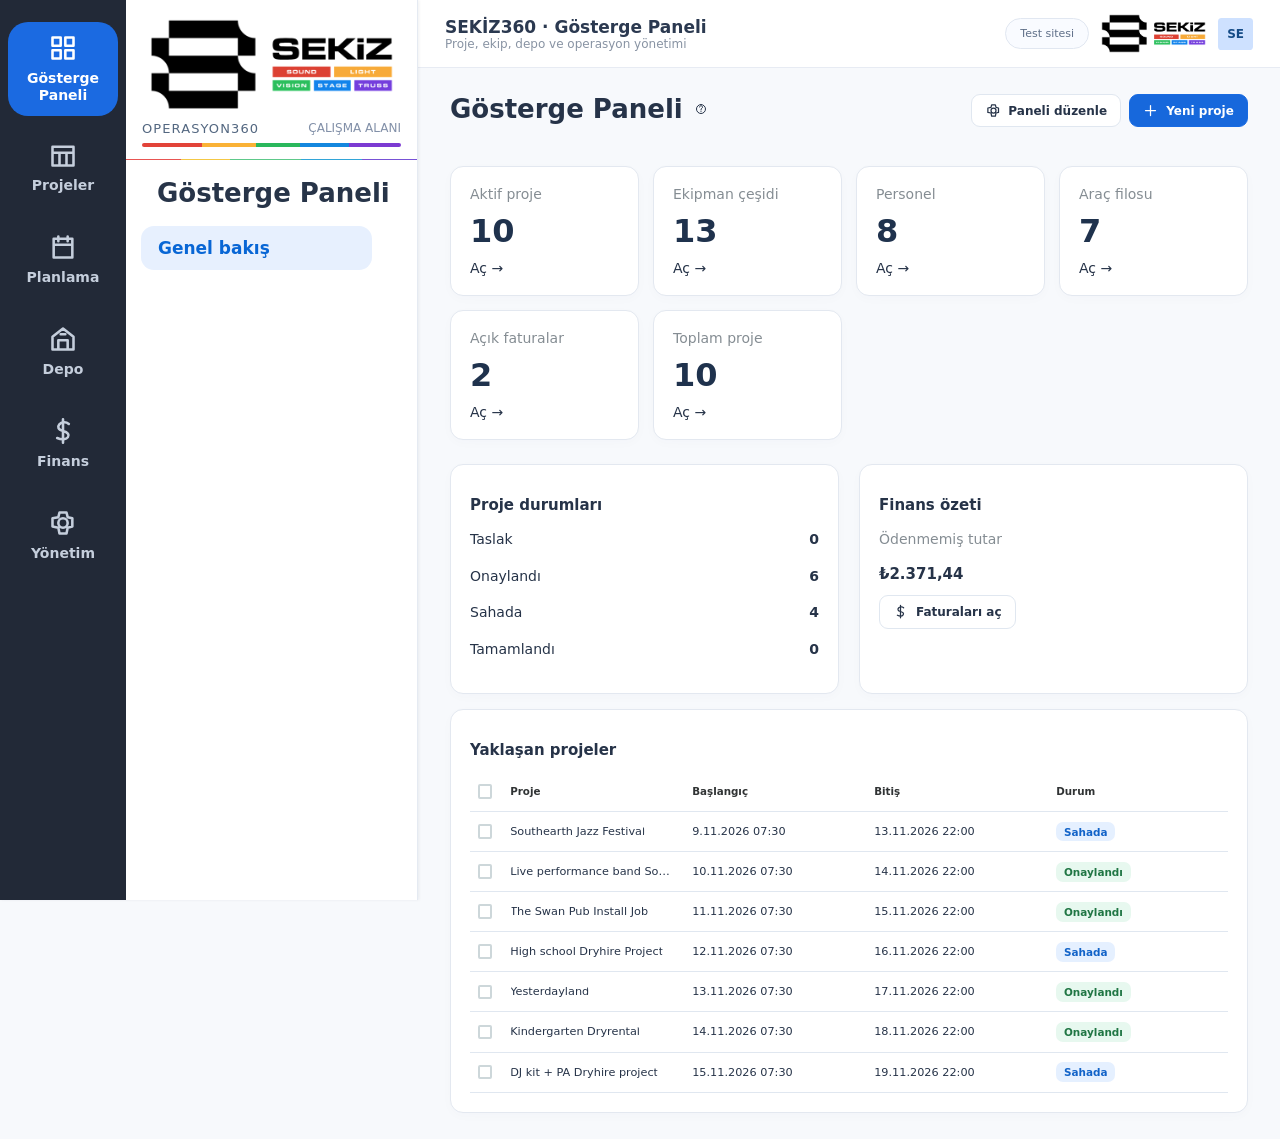
<file: index.html>
<!doctype html><html lang="tr"><head><meta charset="utf-8"><meta name="viewport" content="width=device-width,initial-scale=1"><title>SEKİZ360 V3.7 | CrewPlan Kullanımı</title><style>
:root{--blue:#1473e6;--nav:#292c2d;--bg:#f4f6fa;--line:#dce0e4;--text:#303437}*{box-sizing:border-box}body{margin:0;font:14px system-ui,-apple-system,sans-serif;color:var(--text);background:var(--bg)}button,input,select,textarea{font:inherit}button{cursor:pointer}button:disabled{opacity:.4;cursor:default}button,input,select,textarea{border:1px solid var(--line);border-radius:4px;padding:10px 14px;background:white;color:inherit}button:hover{background:#edf4fd}button.primary{background:var(--blue);color:white;border-color:var(--blue)}button.danger{color:#b32639}a{color:var(--blue)}aside{position:fixed;inset:0 auto 0 0;width:260px;background:var(--nav);color:#e9ebec;overflow:auto;z-index:10}.brand{height:74px;padding:15px 22px;display:flex;align-items:center;gap:15px;border-bottom:1px solid #535657}.brand b{font-size:21px;letter-spacing:2px}.brand small{display:block;font-size:11px;color:#afb4b7;margin-top:4px}.mark{font-size:29px;font-weight:900;color:white}.navgroup{padding:14px 22px;background:#35393a;font-size:14px;display:flex;gap:15px;align-items:center}.navitem{display:block;border:0;border-radius:0;width:100%;padding:12px 20px 12px 54px;text-align:left;color:#e5e7e8;background:transparent}.navitem:hover{background:#414547}.navitem.active{background:var(--blue);color:white;font-weight:700}header{height:64px;position:sticky;top:0;margin-left:260px;background:white;display:flex;align-items:center;padding:0 30px;gap:18px;border-bottom:1px solid var(--line);z-index:5;box-shadow:0 2px 5px #00000008}header .spacer{flex:1}.avatar{padding:9px;background:#d3e5ff;color:#154c87;border-radius:5px;font-weight:700}main{margin-left:260px;padding:28px 32px}.head{display:flex;align-items:center;justify-content:space-between;gap:16px;margin-bottom:22px}h1{font-size:25px;margin:0}h2{font-size:18px}p{line-height:1.6}.subtitle{font-size:12px;color:#7b8287;margin-top:7px}.toolbar{display:flex;align-items:center;gap:12px;margin:20px 0}.toolbar .search{margin-left:auto;width:260px}.panel{border:1px solid var(--line);border-radius:5px;background:white;overflow:hidden;min-height:420px}.panelbar{padding:16px 22px;border-bottom:1px solid var(--line);display:flex;gap:10px;align-items:center;justify-content:space-between}.scroll{overflow:auto}table{border-collapse:collapse;width:100%;min-width:670px}th,td{text-align:left;padding:14px 16px;border-bottom:1px solid var(--line);white-space:nowrap}th{font-size:12px;font-weight:650;color:#50575b;background:#fff}td{font-size:13px}tbody tr:hover{background:#f5f9ff}.link{padding:0;background:transparent;border:0;color:var(--blue);text-align:left}.tag{font-size:12px;padding:4px 8px;border-radius:4px;background:#eef1f5;display:inline-block}.tag.ok{background:#e1f5e9;color:#247746}.tag.bad{background:#ffe5e9;color:#c33550}.tag.blue{background:#e3efff;color:#1868c4}.empty{text-align:center;padding:80px 20px}.empty .circle{display:grid;place-items:center;border-radius:50%;background:#e7f1ff;width:120px;height:120px;margin:30px auto;color:var(--blue);font-size:40px}.muted{color:#858d93}.cards{display:grid;grid-template-columns:repeat(4,1fr);gap:18px;margin:24px 0}.card{background:white;border:1px solid var(--line);padding:22px;border-radius:5px}.card b.number{display:block;font-size:32px;margin:10px 0}.split{display:grid;grid-template-columns:1fr 1fr;gap:20px}.actions{display:flex;gap:8px;flex-wrap:wrap}.tabs{display:flex;gap:5px;border-bottom:1px solid var(--line);margin-bottom:20px}.tabs button{border:0;background:none;border-radius:0;padding:15px}.tabs button.active{border-bottom:3px solid var(--blue);color:var(--blue)}dialog{border:1px solid var(--line);border-radius:8px;width:min(620px,95vw);padding:0;box-shadow:0 15px 70px #0003}dialog::backdrop{background:#14212a75}.dialoghead{padding:20px 24px;border-bottom:1px solid var(--line);display:flex;justify-content:space-between;align-items:center}.dialoghead h2{margin:0}form{padding:24px}.fields{display:grid;grid-template-columns:1fr 1fr;gap:18px}label{display:block;font-size:12px;font-weight:600}label input,label select,label textarea{display:block;width:100%;margin-top:7px;font-weight:400}form footer{display:flex;justify-content:flex-end;gap:10px;margin-top:24px}.wide{grid-column:1/-1}.notice{padding:13px 17px;border:1px solid #cfe1fc;background:#edf5ff;border-radius:5px;color:#42658f;margin:16px 0;font-size:13px}.toast{position:fixed;bottom:24px;right:24px;background:#29343d;color:#fff;padding:16px 22px;border-radius:6px;z-index:100;max-width:460px}.kanban{display:grid;grid-template-columns:repeat(3,1fr);gap:18px}.column{padding:18px;background:#eceff3;border-radius:5px;min-height:400px}.task{background:white;border:1px solid var(--line);padding:18px;margin:12px 0;border-radius:4px}.task b{display:block;margin-bottom:12px}.calendar{display:grid;grid-template-columns:repeat(7,minmax(0,1fr));border:1px solid var(--line);background:#fff}.day{min-height:130px;padding:10px;border:1px solid #eef0f2;overflow:hidden}.event{display:block;font-size:11px;color:#174d8c;background:#e1eeff;padding:5px;margin-top:5px;border:0;border-left:3px solid var(--blue);width:100%;text-align:left;overflow:hidden}.login{position:fixed;inset:0;z-index:50;background:#f4f6fa;display:grid;place-items:center}.login .box{width:380px;background:white;border:1px solid var(--line);border-radius:8px;padding:28px}.login form{padding:0}.login label{margin:18px 0}.mobile{display:none}.bar{height:10px;background:#e9eef5;border-radius:2px;margin:12px 0 20px;overflow:hidden}.bar i{display:block;background:#6659c5;height:100%}.right{text-align:right}.footnote{font-size:12px;color:#818b92;margin:24px 0}.subtle{color:#7c8388;font-size:12px}@media(max-width:1000px){aside{width:210px}header,main{margin-left:210px}.cards{grid-template-columns:1fr 1fr}.split{grid-template-columns:1fr}main{padding:22px 18px}}@media(max-width:700px){aside{transform:translateX(-100%);width:250px}body.menu aside{transform:none}header,main{margin-left:0}.mobile{display:block}.cards{grid-template-columns:1fr 1fr}.head{align-items:flex-start;flex-direction:column}.toolbar{flex-wrap:wrap}.toolbar .search{width:100%}.fields,.kanban{grid-template-columns:1fr}.calendar{min-width:800px}header{padding:0 15px}header .subtle{display:none}}

/* Reference canvas: 2048 × 1064. All desktop measurements scale together. */
:root{font-size:clamp(12px,.879vw,18px);--blue:#1473e6;--nav:#292c2d;--bg:#f4f5f9;--line:#d9dcde;--text:#303334;--side:19.8rem}body{font-family:'Source Sans 3','Segoe UI',Arial,sans-serif;font-size:1rem;background:var(--bg)}button,input,select,textarea{font-size:1rem;border-radius:.28rem;padding:.68rem 1.1rem}button{display:inline-flex;align-items:center;justify-content:center;gap:.65rem;font-weight:600;white-space:nowrap;min-height:2.7rem}button:hover{background:#e8f1fc}button.primary{background:#1473e6}.ico{width:1.25rem;height:1.25rem;flex-shrink:0;vertical-align:middle;fill:none;stroke:currentColor;stroke-width:2;stroke-linecap:round;stroke-linejoin:round}.chev{width:.7rem;height:.7rem;margin-left:.5rem}.outline{color:#1473e6;border-color:#1473e6;background:transparent}.selected-filter{color:#1473e6;border-color:#1473e6;background:#e6f1ff}aside{width:var(--side);overflow:hidden;background:#292c2d}.brand{height:4.2rem;padding:.65rem .9rem;gap:1rem;position:relative}.brand b{font-size:1.08rem;letter-spacing:0}.brand small{font-size:.87rem;color:#eee;margin-top:.25rem}.brand .mark{display:flex;gap:.25rem}.mark i{display:block;width:.55rem;height:1.25rem;background:white;transform:rotate(35deg)}.brand .collapse{margin-left:auto;background:none;border:0;color:white;padding:.5rem}.navscroll{height:calc(100vh - 5.9rem);overflow:auto;scrollbar-width:none;padding-top:1rem}.navgroup{width:100%;border:0;border-radius:0;padding:1rem 1.65rem;background:#353839;font-size:1.04rem;min-height:3.2rem;justify-content:flex-start;font-weight:400;color:#eee;gap:1.7rem}.navgroup .ico{color:#b7babc;width:1.3rem;height:1.3rem}.navgroup .chev{margin-left:auto;width:.7rem}.navitem{font-size:1.04rem;min-height:3.2rem;padding:.85rem 1rem .85rem 4.75rem;justify-content:flex-start;font-weight:400;line-height:1.35}.navgroup.active,.navitem.active{background:#1473e6;color:#fff;font-weight:700}.navgroup.active .ico{color:white}.navdivider{height:.6rem;border-bottom:1px solid #56595a;margin-bottom:.6rem}.navbottom{position:absolute;bottom:0;height:1.7rem;background:#343839;display:grid;place-items:center;width:100%;border:0;border-radius:0;color:white;min-height:0;padding:0}header{height:4.2rem;margin-left:var(--side);padding:0 0 0 1.1rem;gap:1rem;overflow:hidden;white-space:nowrap;box-shadow:0 2px 7px #0002;border:0}header .top-tab{border:0;border-right:1px solid var(--line);background:white;border-radius:0;padding:.65rem .9rem;max-width:8rem;overflow:hidden;font-weight:400;justify-content:flex-start}header .trial{font-size:1rem;margin-left:.2rem}header .activate{background:#ef0b49;color:white;border:0;font-weight:600;padding:.7rem 1rem}header .iconbutton{border:0;background:transparent;padding:.45rem;min-width:2.3rem;color:#656868}header .iconbutton .ico{width:1.6rem;height:1.6rem}.avatar{font-size:1rem;background:#cee1ff;padding:.75rem;border-radius:.3rem}header .identity{margin-right:1rem}header .spacer{flex:1;min-width:0}main{margin-left:var(--side);padding:1.3rem 2rem 1rem 2.5rem;min-height:calc(100vh - 4.2rem)}h1{font-size:1.65rem;font-weight:650;letter-spacing:0}h2{font-size:1.25rem}.head{height:2.8rem;margin-bottom:1.25rem;gap:1rem}.head h1{display:flex;align-items:center;gap:.8rem}.help-icon{width:1rem;height:1rem;margin-left:.2rem}.subtitle{display:none}.actions{gap:.65rem}.toolbar{height:2.7rem;margin:0 0 1.3rem;gap:1.3rem}.toolbar .push{margin-left:auto}.toolbar .search{margin:0;width:15rem;padding:.6rem;max-width:24vw}.toolbar button{background:transparent}.toolbar .selected-filter{background:#e6f1ff}.panel{border:1px solid var(--line);border-radius:.25rem;background:#fff;min-height:calc(100vh - 14.1rem);overflow:hidden}.panelbar{height:4.75rem;padding:1rem 1.9rem;justify-content:flex-end;border-bottom:1px solid var(--line);gap:.7rem}.panelbar .count{margin-right:auto;font-size:.9rem;color:#81878b}.scroll{overflow:auto}table{table-layout:fixed;min-width:55rem}th,td{padding:.8rem .85rem;border-bottom:1px solid var(--line);white-space:nowrap;overflow:hidden;text-overflow:ellipsis;font-size:.94rem;font-weight:400;height:2.85rem;position:relative}th{height:3.3rem;font-size:.86rem;font-weight:650;color:#303334}th:first-child,td:first-child{width:2.5rem;text-align:center;padding:.55rem}th input,td input{appearance:none;width:1.22rem;height:1.22rem;border:2px solid #cdd7da;border-radius:2px;padding:0;vertical-align:middle;cursor:pointer;margin:0}input[type=checkbox]:checked{background:#1473e6;border-color:#1473e6;box-shadow:inset 0 0 0 3px white}tbody tr:hover{background:#f7faff}.group-row td{background:#f5f6f7;font-weight:600}.group-row .ico{width:.9rem}.row-actions{position:absolute;right:.4rem;top:.45rem;display:none;gap:.3rem;background:#fff}.row-actions button{min-height:2rem;padding:.3rem .65rem;color:#1473e6;background:#e6f1ff;border:0;font-size:.8rem}tr:hover .row-actions{display:flex}.link{font-size:inherit;font-weight:400;min-height:0;display:inline;color:inherit}.link:hover{color:var(--blue);background:none}.tag{font-size:.87rem;padding:.33rem .65rem;border-radius:.3rem;font-weight:600}.tag.bad{background:#ffcdcd;color:#c52648}.tag.ok{background:#e7f8ef;color:#207644}.tag.blue{background:#e5f0ff;color:#1263c8}.empty{padding:5.25rem 1rem 3rem}.empty h2{font-size:1.3rem;margin:1rem 0 2.8rem;font-weight:650}.empty .circle{width:12rem;height:12rem;background:#e6f1ff;margin:0 auto;display:grid;place-items:center}.circle .ico{width:4rem;height:4rem;stroke-width:2.5}.empty p{display:none}.support{position:fixed;right:.65rem;bottom:.65rem;width:5.1rem;height:5.1rem;border-radius:1.1rem;background:#35393a;color:white;border:0;box-shadow:0 12px 25px #0001;z-index:20}.support .bubble{width:2.35rem;height:1.2rem;border-radius:1rem;background:white;position:relative}.support .bubble:after{content:'';position:absolute;right:0;bottom:-.6rem;border-left:.55rem solid transparent;border-top:.5rem solid white}.badge{border-radius:100%;background:#ffd755;color:#303334;width:1.8rem;height:1.8rem;display:inline-grid;place-items:center}.dropdown{position:fixed;z-index:40;background:white;border:1px solid var(--line);border-radius:5px;min-width:13rem;box-shadow:0 8px 30px #0002;padding:.4rem}.dropdown button{display:flex;border:0;width:100%;justify-content:flex-start;background:white;font-weight:400;font-size:.95rem}.dropdown button:hover{background:#e6f1ff}.settings-layout{display:grid;grid-template-columns:16.8rem 1fr;gap:1.5rem}.settings-nav{background:white;border:1px solid var(--line);height:calc(100vh - 6rem);overflow:auto;padding:.8rem 0}.settings-nav h3{font-size:.95rem;padding:.7rem 1.3rem;margin:.3rem 0}.settings-nav button{display:block;border:0;width:100%;text-align:left;min-height:2.35rem;background:white;border-radius:0;font-weight:400;font-size:.95rem;padding:.5rem 1.3rem}.settings-nav button.active{background:#e6f1ff;color:#1473e6}.settings-form{background:#fff;border:1px solid var(--line);padding:1.8rem}.settings-form h2{margin-top:0}.settings-fields{display:grid;grid-template-columns:1fr 1fr;gap:1.3rem 2rem;max-width:48rem}.settings-fields label{font-size:.9rem}.settings-fields input{width:100%;margin-top:.5rem}.settings-fields .section{grid-column:1/-1;border-bottom:1px solid var(--line);padding-bottom:.8rem;margin-top:1rem;font-weight:600}.board-layout{display:grid;grid-template-columns:17.6rem 1fr;gap:1.9rem}.boards{border:1px solid var(--line);background:white;border-radius:.3rem;height:calc(100vh - 13.6rem);overflow:auto}.boards>h3{margin:0;padding:1.7rem 1.9rem;border-bottom:1px solid var(--line);font-size:1rem}.board-tip{padding:1.2rem 1.35rem;background:#f2efff;line-height:1.65;font-size:1.2rem;border-bottom:1px solid var(--line)}.board-tip button{display:block;margin:1.2rem auto 0}.board-search{padding:1.3rem}.board-search input{width:100%}.boards .board-item{display:flex;gap:.8rem;padding:1rem 1.3rem;font-size:1.05rem;border:0;border-radius:0;min-height:3.2rem;width:100%;justify-content:flex-start;font-weight:400;background:white}.boards .board-item.active{color:#1473e6;background:#e6f1ff}.kanban{gap:1.55rem;overflow:auto;grid-template-columns:repeat(3,minmax(18rem,1fr))}.column{background:transparent;padding:0;min-height:0}.column>h3{height:4rem;margin:0;padding:1.3rem .65rem;border-bottom:1px solid var(--line);font-size:1.15rem;color:#42535b}.column>h3 button{float:right;padding:0;min-height:0;border:0;background:none}.column-body{background:#ebedf0;padding:.65rem;margin-top:1rem;height:calc(100vh - 19rem);overflow:auto;border-radius:.3rem}.task{padding:0;margin:0 0 1rem;border-radius:.25rem;background:white;border:1px solid #d7dadd;box-shadow:0 1px 3px #0001}.task-top{padding:2.1rem 1.6rem 1.8rem;min-height:11.6rem;border-left:3px solid #ddd}.task b{font-size:1.05rem;line-height:1.5;margin-bottom:1.5rem}.task .due{background:#f4f5f9;border:0;font-size:.86rem;min-height:1.9rem;padding:.3rem .5rem;display:inline-flex}.task .category{display:block;width:max-content;border:1px solid #bfc2c3;border-radius:.3rem;padding:.25rem .65rem;margin-top:.8rem;font-size:.88rem}.task-bottom{border-top:1px solid var(--line);padding:.8rem .65rem .65rem;display:flex;flex-wrap:wrap;gap:.35rem;align-items:center}.task-bottom button{padding:.3rem .5rem;min-height:1.9rem;background:#f3f5f9;border:0;font-size:.83rem}.task-avatar{background:#f5c4ff;color:#5d006c;width:1.9rem;height:1.9rem;border-radius:50%;display:grid;place-items:center;font-size:.9rem;font-weight:700}.task-bottom .timer{flex-basis:100%;margin-top:.4rem}.task-bottom .timer button{background:white;border:1px solid var(--line);padding:.25rem .35rem;min-height:1.8rem}.done .task-top{color:#999}.dashboard-tabs{display:flex;align-items:center;gap:2.5rem;border-bottom:1px solid var(--line);padding:.8rem .2rem 1.2rem;margin-bottom:2rem}.dashboard-tabs button{background:transparent;border:0;font-weight:400;font-size:1.2rem}.dashboard-tabs button.active{border-bottom:3px solid var(--blue);border-radius:0}.dashboard-grid{display:grid;grid-template-columns:2.05fr 1fr;gap:1.6rem}.chart-panel{background:white;border:1px solid var(--line)}.chart-title{height:5.4rem;padding:1.8rem 1.3rem;border-bottom:1px solid var(--line);display:flex;align-items:center;gap:.7rem;font-size:1.2rem;font-weight:650}.chart-title .push{margin-left:auto}.chart-content{padding:1.5rem 1.6rem}.chart-legend{display:flex;justify-content:center;gap:1rem;font-size:.9rem;margin:.7rem 0 1.4rem}.dot{width:1.25rem;height:1.25rem;border-radius:50%;display:inline-block;margin-right:.3rem;vertical-align:middle}.bar-chart{width:100%;height:31rem}.donut-content{display:flex;align-items:center;gap:2rem;min-height:23rem;padding:2rem 0;overflow:hidden}.donut{width:14rem;height:14rem;flex-shrink:0;border-radius:50%;background:conic-gradient(#7c6aff 0 7%,#cbc9e9 7% 21%,#514ab1 21% 100%);position:relative}.donut:after{content:'';position:absolute;inset:2.6rem;background:white;border-radius:50%}.donut-labels{display:grid;gap:2rem;font-size:.88rem;white-space:nowrap}.donut-labels b{display:block;font-size:1.2rem;margin-top:.5rem}.job-layout{display:grid;grid-template-columns:34.2rem 1fr;gap:1.3rem}.job-layout .panelbar{justify-content:space-between}.jobs{padding:1.9rem}.job-card{padding:1.35rem;background:#f5f6f8;border-radius:.3rem;margin-bottom:1.25rem;line-height:1.35;cursor:pointer;font-size:1.2rem}.job-card small{font-style:italic;color:#73787b}.job-card .city{float:right;font-size:1.1rem}.job-detail{text-align:center;padding:5rem 2rem}.job-detail h2{font-size:1.3rem;margin-bottom:.5rem}.job-detail p{font-size:1.2rem;margin-top:0}.planner-layout{display:grid;grid-template-columns:17.4rem 1fr;gap:1.3rem}.planner-left{background:white;border:1px solid var(--line);border-radius:.3rem;min-height:calc(100vh - 10rem)}.planner-left .panelbar{justify-content:flex-start}.planner-left .crewfolder{padding:1rem;border-bottom:1px solid var(--line);font-weight:600;white-space:nowrap;overflow:hidden}.timeline-panel{background:white;border:1px solid var(--line);border-radius:.3rem;overflow:hidden}.timeline-panel .panelbar{justify-content:flex-start}.timeline-panel .panelbar .push{margin-left:auto}.timeline{overflow:auto;position:relative}.timeline-grid{display:grid;grid-template-columns:14.3rem repeat(7,minmax(5.7rem,1fr));position:relative;min-width:53rem}.timeline-cell{border-right:1px solid var(--line);border-bottom:1px solid var(--line);min-height:3.1rem;padding:.8rem .9rem;font-size:.95rem;position:relative}.timeline-cell.weekend{background:#f9f9fb}.timeline-cell.rowlabel{font-weight:600;white-space:nowrap;overflow:hidden}.timeline-cell.tall{height:10rem}.timeline-cell.header{text-align:center;font-weight:600;background:#fff;padding-top:2.2rem}.timeline-cell .event{font-size:.92rem;margin-top:.3rem;padding:.4rem;min-height:1.9rem;font-weight:400}.timeline-cell.today:after{content:'';position:absolute;right:0;top:0;bottom:0;border-right:3px solid #1473e6;pointer-events:none}.timeline-month{text-align:center;padding:.6rem;border-bottom:1px solid var(--line)}.timeline-lower{margin-top:1.3rem}.crew-bottom{margin-top:1.3rem}.crew-table{min-height:0;height:26.5rem;overflow:auto}.warehouse-toolbar{margin-bottom:1.3rem;display:flex;gap:1.25rem}.warehouse-timeline{margin-bottom:1.3rem}.warehouse-timeline .panelbar{justify-content:space-between}.hour-grid{display:grid;grid-template-columns:16rem repeat(8,1fr);position:relative;min-height:14rem}.hour-label{padding:1rem;border-right:1px solid var(--line);border-bottom:1px solid var(--line);font-weight:600}.hour-grid .hours{text-align:center}.hour-grid .lane{grid-column:2/-1;background:repeating-linear-gradient(to right,transparent 0,transparent calc(12.5% - 1px),#ddd calc(12.5% - 1px),#ddd 12.5%);position:relative;border-bottom:1px solid var(--line);min-height:3.3rem}.hour-grid .lane .event{position:absolute;left:16%;right:4%;top:.4rem;width:auto}.warehouse-columns{display:grid;grid-template-columns:1fr 1fr .74fr;gap:1.3rem}.warehouse-card{background:white;border:1px solid var(--line);border-radius:.3rem;margin-bottom:1.3rem}.warehouse-card h3{margin:0;padding:1.7rem 1.9rem;border-bottom:1px solid var(--line);font-size:1rem}.warehouse-card .body{padding:1.7rem 1.9rem;font-size:1.2rem}.warehouse-card p{margin:0 0 1.4rem}.warehouse-card .pack{font-size:1rem;font-weight:600}.warehouse-card footer{padding:1.2rem 1.9rem;border-top:1px solid var(--line);display:flex;justify-content:space-between}.warehouse-card footer button{color:#1473e6;border:0}.warehouse-status{font-size:1rem;margin:1rem 0;font-weight:600}.warehouse-progress{height:.3rem;background:#f4f5f9}.warehouse-progress i{height:100%;display:block;background:#1473e6}.calendar-invite{background:white;border:1px solid var(--line);margin:0 0 1.8rem;border-radius:.3rem}.calendar-invite .panelbar{justify-content:space-between}.calendar-invite table{min-width:0}.calendar-invite td:first-child,.calendar-invite th:first-child{width:auto;text-align:left}.calendar{grid-template-columns:repeat(7,minmax(0,1fr));min-width:55rem}.calendar .day{min-height:12rem;padding:0;position:relative;border:0;border-right:1px solid var(--line);border-bottom:1px solid var(--line)}.calendar .day b{display:block;padding:1rem;font-size:.95rem;font-weight:400}.calendar .day .event{white-space:nowrap;font-size:.9rem;line-height:1.2;margin:0 0 .2rem;border-radius:.2rem;min-height:1.9rem;padding:.35rem .45rem}.calendar .cal-heading{padding:1.5rem;font-size:1.2rem;font-weight:650;border-right:1px solid var(--line);border-bottom:1px solid var(--line);color:#64696a}.calendar .day.now{background:#e2f7e9;border-left:3px solid #1473e6}.calendar .day.faded{color:#aaa;background:#fafafa}.communication-layout{display:grid;grid-template-columns:21rem 1fr;gap:1.3rem}.communication-layout .panel{padding:1.5rem}.communication-layout input{width:100%}.notice{font-size:.9rem}.login{font-size:16px}.login .box{width:380px}.login .box h1{font-size:28px}.login label{font-size:14px}.login input,.login button{font-size:15px}.toast{font-size:1rem}.search-inline{display:none}.search-open .search-inline{display:block}dialog{width:min(42rem,92vw)}dialog form{padding:1.5rem}dialog label{font-size:.9rem}.dialoghead{padding:1.2rem 1.5rem}.fields{gap:1rem}dialog h2{font-size:1.25rem}.checkbar{margin-right:auto;display:flex;gap:.6rem;align-items:center}.hidden-col{display:none}.top-demo{font-size:.85rem;color:#666}main.compact td{height:2.2rem;padding:.5rem .8rem}@media(max-width:1050px){header .trial,header .activate{display:none}.dashboard-grid{grid-template-columns:1.7fr 1fr}.board-layout{grid-template-columns:15rem 1fr}}@media(max-width:700px){:root{font-size:13px;--side:0px}aside{width:250px;transform:translateX(-100%)}body.menu aside{transform:none}header,main{margin-left:0}main{padding:1rem}header .mobile{display:block}.planner-layout,.job-layout,.settings-layout,.communication-layout{grid-template-columns:1fr}.planner-left,.settings-nav{max-height:18rem;min-height:0}.dashboard-grid{grid-template-columns:1fr}.board-layout{grid-template-columns:1fr}.boards{height:auto;max-height:15rem}.warehouse-columns{grid-template-columns:1fr}.head{height:auto;flex-direction:row;align-items:center}.toolbar{height:auto;flex-wrap:wrap;gap:.5rem}.toolbar .push{margin-left:auto}.support{width:4rem;height:4rem}.timeline-grid{min-width:58rem}}
.dashboard-tabs button.primary{background:#1473e6;color:white;font-weight:600;font-size:1rem}.dashboard-tabs button.outline{border:1px solid #1473e6;color:#1473e6;font-size:1rem}.panel{min-height:calc(100vh - 14.5rem)}.scroll table td .link{max-width:100%;overflow:hidden;text-overflow:ellipsis;white-space:nowrap;display:block}.panel table th{height:4rem}.panel table td{height:2.85rem}.group-row td{text-align:left}.panel table .group-row td{height:2.85rem}.tag{white-space:nowrap}.boards{transform:none}.toolbar .primary{background:#1473e6;color:white}.planner-left .board-search{padding:1rem}.panelbar .outline{background:transparent}.timeline-panel{min-width:0}
.kanban{grid-template-columns:repeat(3,minmax(22.4rem,1fr))}.column-body{scrollbar-width:thin}.timeline-panel .event{overflow:hidden;text-overflow:ellipsis;display:block;white-space:nowrap}main[data-route=repairs] table{min-width:100rem}main[data-route=serials] table{min-width:110rem}main[data-route=equipment] td:nth-child(3),main[data-route=equipment] th:nth-child(3){border-right:1px solid var(--line)}main[data-route=crew] td:nth-child(2),main[data-route=crew] th:nth-child(2){border-right:1px solid var(--line)}


/* SEKİZ360: Kullanıcının onayladığı iki katmanlı menü düzeni */
:root{--rail:126px;--sub:292px;--side:calc(var(--rail) + var(--sub));--bg:#f7f9fc;--blue:#1768dc;--line:#e0e7f0;--text:#263348}
html,body{font-family:Inter,system-ui,-apple-system,Arial,sans-serif;font-size:14px}
aside#nav{width:var(--side)!important;background:white!important;overflow:visible;box-shadow:1px 0 3px #16203310;display:flex;z-index:15}
.rail{width:var(--rail);flex:0 0 var(--rail);background:#222937;color:#d1d8e5;height:100vh;padding:22px 8px;display:flex;flex-direction:column;gap:12px;overflow-y:auto}
.rail-btn{width:100%;display:flex;flex-direction:column;align-items:center;justify-content:center;gap:8px;background:transparent;border:0;color:#c5cedc;border-radius:20px;min-height:92px;padding:12px 3px;font-size:14px;font-weight:650;white-space:normal;line-height:1.2}
.rail-btn .ico{width:28px;height:28px;stroke-width:2.2}
.rail-btn:hover{background:#333f52;color:white}.rail-btn.active{background:#1b6ae1;color:white}
.subpanel{width:var(--sub);min-width:0;flex:1;background:#fff;border-right:1px solid #e5eaf2;display:flex;flex-direction:column;height:100vh}
.sub-brand{flex:0 0 126px;padding:17px 16px 10px;text-align:center;border-bottom:6px solid transparent;border-image:linear-gradient(90deg,#e85552 0 19%,#f4c845 19% 36%,#5ec98a 36% 60%,#32a5d8 60% 81%,#7852d6 81% 100%) 1}
.brand-row{display:flex;justify-content:center;align-items:center;gap:10px}.brand-sym{display:grid;gap:3px;transform:skewX(6deg)}.brand-sym i{display:block;width:38px;height:11px;background:#0c0c0c;clip-path:polygon(0 0,90% 0,90% 40%,100% 40%,100% 100%,12% 100%,12% 65%,0 65%)}
.brand-name{font-size:28px;font-weight:950;letter-spacing:-1.3px;color:#0d0d0d;line-height:1}.brand-mini{display:block;text-align:left;font-size:7px;letter-spacing:1px;color:#395571}.brand-strap{font-size:17px;letter-spacing:2px;margin-top:14px;color:#536780;text-transform:uppercase;white-space:nowrap}.brand-strap em{font-style:normal;color:#8290a8;letter-spacing:0}
.sub-scroll{overflow-y:auto;flex:1;padding:28px 15px 22px}.sub-title{font-size:26px;font-weight:750;margin:0 0 18px 16px;color:#273448}.sub-link{display:block;width:100%;text-align:left;min-height:49px;border:0;background:transparent;color:#53647c;font-size:17px;white-space:normal;font-weight:650;justify-content:flex-start;padding:12px 17px;border-radius:13px}.sub-link:hover{background:#f0f5ff;color:#1768dc}.sub-link.active{background:#e7f0fe;color:#0866d5}
header{margin-left:var(--side)!important;height:68px!important;padding:0 27px!important;background:#fff!important;border-bottom:1px solid #e7ebf3;box-shadow:none!important;overflow:visible!important}
main{margin-left:var(--side)!important;padding:26px 32px!important;min-height:calc(100vh - 68px)}
header .workspace-title{font-size:17px;font-weight:750;color:#2b3950}.workspace-sub{font-size:12px;color:#8893a3}.workspace-pill{border:1px solid #e1e7f1;background:#f9fbff;border-radius:999px;padding:8px 14px;color:#607089;font-size:12px}
.panel,.card{border:1px solid #e3e8f0!important;border-radius:13px!important;box-shadow:0 3px 12px #203b6105}.cards{gap:14px}.card{padding:19px}.panel{min-height:360px!important}.head h1{font-size:26px}.head{height:auto;min-height:48px}.panelbar{height:auto;min-height:60px}button{border-radius:9px}button.primary{background:#1768dc}.tag{border-radius:7px}.notice{border-radius:10px}.cards .card b.number{color:#1f324d}
#main .planner-layout{grid-template-columns:minmax(200px,250px) minmax(0,1fr)}
.dashboard-toggles{display:flex;gap:8px;flex-wrap:wrap;margin-bottom:18px}.dashboard-toggles button{font-size:12px;padding:8px 12px;min-height:32px}.dash-edit{padding:16px;background:#eef5ff;border:1px solid #bad4fd;border-radius:12px;margin:14px 0}.dash-edit label{display:flex;gap:8px;align-items:center;font-size:13px;margin:5px 0}.dash-edit input{width:auto}
.resource-tabs{display:flex;gap:8px;flex-wrap:wrap;margin:12px 0 18px}.resource-tabs button.active{background:#1768dc;color:#fff}.resource-rows{display:flex;flex-direction:column;gap:10px}.resource-row{display:flex;align-items:center;gap:10px;padding:12px;border:1px solid #e2e9f3;background:#fff;border-radius:10px}.resource-row span:first-child{min-width:200px;font-weight:650}.resource-row small{color:#788497}.resource-row button{margin-left:auto}
@media(max-width:1200px){:root{--rail:92px;--sub:230px}.rail-btn{min-height:78px;font-size:12px}.rail-btn .ico{width:24px;height:24px}.sub-brand{height:112px;flex-basis:112px}.sub-title{font-size:22px}.sub-link{font-size:15px}main{padding:22px!important}}
@media(max-width:760px){:root{--rail:76px;--sub:230px}aside#nav{transform:translateX(calc(-1 * var(--side)));transition:transform .2s}body.menu aside#nav{transform:translateX(0)}header,main{margin-left:0!important}.mobile{display:inline-flex!important}.cards{grid-template-columns:1fr 1fr}.subpanel{width:var(--sub)}main{padding:18px!important}.fields,.split{grid-template-columns:1fr}header .workspace-sub{display:none}}

/* EK GELİŞTİRMELER · görsel iskelet korunmuştur */
:root{--blue:#186be3;--indigo:#1768dc}
.sub-brand{height:auto!important;flex-basis:154px!important;padding:12px 16px!important;border-bottom:1px solid #e4eaf2!important;text-align:center!important}
.sub-brand .brand-row{display:flex!important;justify-content:center!important;align-items:center!important;margin:0!important;gap:0!important;height:105px}
.sub-brand .brand-logo{display:block!important;width:100%!important;max-width:245px!important;max-height:98px!important;object-fit:contain!important}
.sub-brand .brand-stack{display:none!important}
.sub-brand .brand-strap{display:flex!important;justify-content:space-between!important;gap:5px!important;font-size:13px!important;white-space:normal!important;letter-spacing:1.1px!important;margin:4px 0 0!important}
.sub-brand .brand-strap em{font-size:12px}
.sub-brand .brand-accent{height:4px;margin-top:7px;border-radius:2px;background:linear-gradient(90deg,#e24339 0 23%,#fab236 23% 44%,#2ab85c 44% 61%,#1487de 61% 80%,#7c3ad2 80%)}
header .workspace-logo{display:block;max-height:44px;max-width:105px;width:auto;height:auto;object-fit:contain;background:white!important;box-shadow:none;border:0!important;padding:0!important}
header .workspace-pill{white-space:nowrap;font-size:11px}
.rail-btn{min-height:80px!important;flex:0 0 auto}
#nav .sub-scroll{padding-top:18px;overscroll-behavior:contain}
#nav .sub-link{min-height:44px;max-width:calc(100% - 30px)}
#nav .rail{overscroll-behavior:contain}
#main{min-width:0}
#main .head{align-items:flex-start;flex-wrap:wrap;gap:12px}
#main .head .actions{display:flex;flex-wrap:wrap;justify-content:flex-end;gap:8px}
#main .resource-tabs{margin-top:12px}
#main .resource-tabs button{padding:10px 16px;font-weight:700}
#main .timeline-panel{border-radius:12px;overflow:hidden;border:1px solid #dde5f0}
#main .timeline-month{font-weight:750;color:#3e506a;background:#f8faff;padding:12px}
#main .timeline{overflow-x:auto;overscroll-behavior-x:contain}
#main .timeline-grid{min-width:850px!important}
#main .timeline-cell.header{background:#f8faff!important;min-height:51px!important;padding:12px 8px!important;color:#4e6381}
#main .timeline-cell.rowlabel{position:sticky;left:0;z-index:1;background:#fff!important;overflow:visible;white-space:normal;padding:12px!important}
#main .timeline-cell{min-height:82px;padding:7px!important}
#main .timeline-cell.rowlabel:not(.header){min-height:82px;display:flex;flex-direction:column;justify-content:center}
#main .timeline-cell .event{display:block;margin:4px 0!important;padding:6px 8px!important;width:100%;text-align:left;white-space:nowrap;overflow:hidden;text-overflow:ellipsis;font-size:11px!important;min-height:23px!important;border:1px solid #d7e5f7;box-shadow:none;border-radius:8px}
#main .timeline-cell .event.vehicle-chip{background:#eaf7ef!important;color:#177443!important;border-color:#c8ead5}
#main .timeline-cell .event.crew-chip{background:#eef2ff!important;color:#3f53a5!important;border-color:#d4ddff}
#main .timeline-cell .event.project-chip{background:#eaf3ff!important;color:#1768dc!important;border-color:#d5e8ff}
#main .timeline-cell .event.missing-chip{background:#fff9ed!important;color:#926419!important;border-color:#f5e3b6}
#main .timeline-cell.planner-resource{background:#f9fbfe!important}
#main .timeline-cell.rowlabel .row-actions{display:flex;gap:4px;flex-wrap:wrap;margin-top:5px}
#main .timeline-cell.rowlabel .row-actions button{font-size:10px;border-radius:7px;padding:4px 6px;line-height:1.15}
#main .timeline-cell.rowlabel .row-name{border:0;padding:0;text-align:left;color:#2b3545;font-weight:750;background:none;white-space:normal}
#main .timeline-cell .hint{display:block;font-size:11px;color:#8c97a6;margin-top:3px;overflow:hidden;text-overflow:ellipsis}
#main .planner-summary{display:flex;gap:12px;flex-wrap:wrap;margin:12px 0 18px}
#main .planner-summary>div{border:1px solid #e2e8f1;border-radius:10px;background:#fff;padding:11px 16px;min-width:145px}
#main .planner-summary strong{font-size:18px;display:block;color:#213650}
#main .planner-summary small{color:#72839b}
#main .planner-toolbar{display:flex;align-items:center;gap:7px;flex-wrap:wrap}
#main .planner-toolbar input[type=date]{padding:8px;border:1px solid #d6dfeb;border-radius:8px;max-width:175px}
#main .planner-toolbar button{padding:9px 12px}
#main .planner-legend{display:flex;gap:14px;flex-wrap:wrap;color:#617188;font-size:12px;padding:12px 16px;background:#fff}
#main .planner-legend i{display:inline-block;width:10px;height:10px;border-radius:3px;margin-right:6px}
#main .resource-row{flex-wrap:wrap;align-items:center}
#main .resource-row span:first-child{min-width:170px}
#main .resource-row small{max-width:60%;line-height:1.35}
#main .resource-row .actions{margin-left:auto;display:flex;gap:5px}
#main .resource-row .actions button{margin-left:0}
#main .panel{overflow:hidden}
#main .scroll{max-width:100%;overflow-x:auto}
@media(max-width:1180px){header .workspace-logo{display:none}}
@media(max-width:900px){:root{--rail:80px;--sub:245px}#main .planner-summary>div{flex:1}header{padding:0 14px!important}header .workspace-pill{display:none}}
@media(max-width:760px){:root{--rail:78px;--sub:236px}header{gap:7px!important}header .workspace-title{font-size:14px!important}header .workspace-logo{display:none}#nav{box-shadow:0 0 0 100vw #15243a55;max-width:100vw}body:not(.menu) #nav{box-shadow:none}#main .head .actions{justify-content:flex-start}#main .timeline-grid{min-width:760px!important}#main .resource-row span:first-child{min-width:100%}#main .resource-row small{max-width:100%}#main .resource-row .actions{margin-left:0}#main .cards{grid-template-columns:repeat(2,minmax(0,1fr))}#main .planner-summary>div{min-width:45%}}
@media(max-width:450px){#main .head h1{font-size:21px!important}#main .cards{grid-template-columns:1fr 1fr;gap:8px}#main .card{padding:12px}}

/* V3.1 — Toplu personel atama, korunan arayüz */
dialog:has(#bulk-assign-form){width:min(760px,96vw);max-height:92vh;overflow-y:auto}
.bulk-help{margin:12px 0 14px;padding:12px 14px;background:#eef5ff;border:1px solid #d8e6fc;border-radius:10px;color:#405979;line-height:1.45}
.bulk-top{display:grid;grid-template-columns:minmax(220px,1fr) minmax(220px,1fr);gap:12px;margin-top:15px}
.bulk-top label{display:block;font-weight:650;color:#41536b;font-size:13px}
.bulk-top select,.bulk-top input{width:100%;margin-top:7px;box-sizing:border-box}
.bulk-controls{display:flex;align-items:center;gap:8px;flex-wrap:wrap;margin:14px 0}
.bulk-controls button{padding:8px 12px}
.bulk-controls .bulk-count{margin-left:auto;color:#305b92;font-size:13px;font-weight:750}
.bulk-crew-list{max-height:min(410px,48vh);overflow:auto;border:1px solid #dbe4f0;border-radius:12px;background:#fff}
.bulk-member{display:flex;gap:12px;align-items:center;padding:11px 13px;border-bottom:1px solid #edf1f6;cursor:pointer;min-height:55px}
.bulk-member:last-child{border-bottom:0}
.bulk-member:hover{background:#f7faff}
.bulk-member input{width:17px;height:17px;accent-color:#1769db;flex-shrink:0;margin:0}
.bulk-member .bulk-name{font-weight:650;color:#24364f;display:block}
.bulk-member .bulk-role{font-size:12px;color:#657992;margin-top:2px;display:block}
.bulk-member .bulk-status{margin-left:auto;padding:4px 9px;font-size:11px;font-weight:700;white-space:nowrap;border-radius:7px;background:#ddf4e6;color:#257349}
.bulk-member .bulk-status.conflict{background:#fff0d8;color:#965b17}
.bulk-member .bulk-status.assigned{background:#eef2f7;color:#65758b}
.bulk-member:has(input:disabled){cursor:default;background:#f9fafc}
.bulk-member:has(input:disabled) .bulk-name{opacity:.74}
.bulk-note{font-size:12px;color:#718096;margin:12px 0 0}
.bulk-summary{font-size:13px;color:#596c83;margin-top:10px}
.bulk-footer{display:flex;justify-content:flex-end;gap:10px;margin-top:18px;align-items:center}
.bulk-footer button.primary:disabled{opacity:.5;cursor:not-allowed}
@media (max-width:660px){.bulk-top{grid-template-columns:1fr}.bulk-member{flex-wrap:wrap}.bulk-member .bulk-status{margin-left:28px}.bulk-controls .bulk-count{margin-left:0;width:100%}}

/* V3.2 – operasyon planlayıcı geliştirmeleri (orijinal menü/marka korunur) */
#main .plan-filters{display:flex;flex-wrap:wrap;align-items:center;gap:9px;margin:14px 0 15px;padding:13px 14px;border:1px solid #dce6f3;background:#fafdff;border-radius:12px}
#main .plan-filters label{font-size:12px;color:#516783;font-weight:700;display:flex;align-items:center;gap:6px}
#main .plan-filters select,#main .plan-filters input:not([type=checkbox]){font-size:13px;margin:0;min-height:38px;max-width:260px;padding:9px 11px;border-radius:8px}
#main .plan-filters .plan-query{min-width:175px;width:185px}
#main .plan-filters .plan-window{white-space:nowrap;display:flex;gap:6px;align-items:center}
#main .plan-filters input[type=checkbox]{margin:0;accent-color:#1769db;width:16px;height:16px}
#main .planner-stats{display:flex;gap:12px;flex-wrap:wrap;margin:12px 0 18px}
#main .planner-stats .stat-card{background:#fff;border:1px solid #dfebf6;border-radius:11px;padding:12px 16px;min-width:140px;flex:1;max-width:270px}
#main .planner-stats .stat-card b{font-size:22px;color:#193f70;display:block}
#main .planner-stats .stat-card small{color:#5d7188}
#main .planner-stats .stat-card.good b{color:#18804b}
#main .planner-stats .stat-card.warn b{color:#a45d1a}
#main .planner-toolbar{margin-bottom:12px}
#main .plan-resource-name{display:flex;align-items:center;gap:8px;justify-content:space-between}
#main .plan-state{padding:3px 7px;border-radius:7px;font-size:11px;font-weight:700;white-space:nowrap;background:#dcf5e6;color:#227548}
#main .plan-state.busy{background:#fff0ce;color:#9a651a}
#main .plan-state.missing{background:#edf2f8;color:#687b93}
#main .planner-resource .row-name{font-size:13px;text-align:left}
#main .planner-resource .hint{margin-top:5px}
#main .plan-manager .manager-rows{max-height:360px;overflow:auto;display:grid;gap:7px;margin:10px 0}
#main .plan-manager{background:#fff;border-radius:10px}
.plan-manage-row{border:1px solid #e3eaf3;border-radius:9px;padding:10px 12px;display:flex;align-items:center;gap:10px;cursor:pointer;line-height:1.4}
.plan-manage-row:hover{background:#f4f8ff}
.plan-manage-row input{width:17px;height:17px;accent-color:#1769db;margin:0;flex:none}
.plan-manage-row span{flex:1;min-width:0}
.plan-manage-row small{color:#78879b;display:block;margin-top:2px}
.plan-manager-summary{display:flex;align-items:center;justify-content:space-between;gap:9px;flex-wrap:wrap;margin:12px 0}
.plan-manager-body{padding:18px 22px}
.plan-manager-section{font-size:13px;font-weight:750;color:#344e6d;margin-top:14px}
.plan-manager-footer{display:flex;align-items:center;justify-content:flex-end;gap:9px;margin-top:15px;border-top:1px solid #e2e8f0;padding-top:12px}
.plan-manager-footer button:disabled{opacity:.45}
.plan-vehicle-meta{font-size:12px;color:#687b93}
.plan-empty{padding:22px;color:#687992;background:#fbfcff;border:1px dashed #d8e3f2;border-radius:10px}
#main .timeline-grid .timeline-cell.rowlabel{position:sticky;left:0;z-index:2;background:#fff;box-shadow:2px 0 4px #1f35510d;white-space:normal}
#main .timeline-grid .timeline-cell.rowlabel.header{z-index:4}
#main .timeline-grid .timeline-cell.header{position:sticky;top:0;z-index:3;padding:12px 9px;min-height:44px}
#main .timeline-grid .timeline-cell{padding:8px 9px}
#main .timeline-grid .timeline-cell .event{font-size:12px;white-space:normal;line-height:1.35;text-align:left;max-width:100%}
#main .timeline-grid .row-actions{display:flex;gap:3px;flex-wrap:wrap;margin-top:7px}
#main .timeline-grid .row-actions button{font-size:11px;padding:4px 6px;border-radius:5px}
#main .resource-row .plan-state{margin-left:auto}
#main .plan-legend-note{font-size:12px;color:#647b95;margin-top:9px}
@media(max-width:800px){#main .plan-filters{align-items:stretch}#main .plan-filters label{display:flex;flex:1 1 200px;flex-direction:column;align-items:stretch}#main .plan-filters select,#main .plan-filters input:not([type=checkbox]){max-width:100%;width:100%}#main .plan-filters .plan-window{flex-direction:row;align-items:center}#main .planner-stats .stat-card{min-width:120px;flex:1 1 40%}#main .timeline-grid .timeline-cell.rowlabel{min-width:190px}}

/* V3.3 — Proje satırlarını daralt / genişlet. İki sütunlu arayüz korunur. */
#main .timeline-grid .project-cell{transition:background-color .12s ease}
#main .timeline-grid .project-cell.project-collapsed{min-height:45px!important;max-height:56px;padding:5px 9px!important;overflow:hidden}
#main .timeline-grid .project-cell.project-collapsed .row-actions,#main .timeline-grid .project-cell.project-collapsed .hint{display:none!important}
#main .timeline-grid .project-cell.project-collapsed .project-chip{padding:5px 7px!important;margin-top:1px;white-space:nowrap;max-width:100%;overflow:hidden;text-overflow:ellipsis;font-size:11px}
#main .timeline-grid .project-cell.project-collapsed .compact-project-meta{display:none!important}
#main .timeline-grid .project-row-title{display:flex;align-items:center;gap:6px;min-width:0}
#main .timeline-grid .project-row-title .row-name{white-space:nowrap;overflow:hidden;text-overflow:ellipsis;flex:1;min-width:0;font-size:13px}
#main .timeline-grid .project-row-title .project-chevron{flex:none;display:flex;align-items:center;justify-content:center;background:transparent;border:0;border-radius:6px;font-size:18px;width:24px;height:28px;padding:0;color:#365e97}
#main .timeline-grid .project-row-title .project-chevron:hover{background:#e7f1ff}
#main .timeline-grid .project-row-title .compact-project-meta{font-size:11px;color:#527293;white-space:nowrap;background:#eef5fc;border-radius:999px;padding:3px 6px;display:none}
#main .timeline-grid .project-row-title .project-open{font-size:11px;padding:4px 6px;white-space:nowrap;flex:none}
#main .timeline-grid .project-collapse-header{display:flex;align-items:center;flex-wrap:wrap;gap:9px;justify-content:space-between;width:100%}
#main .timeline-grid .project-collapse-actions{display:flex;align-items:center;gap:5px}
#main .timeline-grid .project-collapse-actions button{font-size:11px;padding:4px 9px;border:1px solid #cbdcf1;border-radius:7px;background:#fff;color:#315a89}
#main .timeline-grid .project-collapse-actions button:hover{background:#e0edff}
@media (max-width:650px){#main .timeline-grid .project-row-title .compact-project-meta{display:none!important}#main .timeline-grid .project-collapse-actions button{font-size:10px;padding:4px 6px}}

/* V3.4 — Projeye bağlı açılır malzeme listesi */
#main .timeline-grid .project-cell.rowlabel{justify-content:flex-start!important;gap:2px}
#main .timeline-grid .project-cell.rowlabel .row-actions{position:static!important;top:auto!important;right:auto!important;bottom:auto!important;left:auto!important;flex-shrink:0;margin-top:8px;align-self:stretch;display:flex;flex-wrap:wrap;gap:5px}
#main .timeline-grid .project-cell.rowlabel .row-actions button{max-width:100%}
#main .timeline-grid .project-row-title{order:0}
#main .timeline-grid .project-cell.rowlabel .hint{order:1}
#main .timeline-grid .project-cell.rowlabel .row-actions{order:2}

#main .timeline-grid .plan-material-toggle{border:1px solid #c8d9ef;background:#eef5ff;color:#215992;padding:5px 8px;border-radius:7px;display:inline-flex;align-items:center;gap:4px;font-size:11px;font-weight:700;white-space:nowrap;max-width:100%}
#main .timeline-grid .plan-material-toggle:hover{background:#dceaff}
#main .timeline-grid .project-material-cell{grid-column:1/-1!important;background:#f5f8fd!important;border-bottom:2px solid #cbdcf0!important;padding:12px 16px!important;min-height:0!important;max-height:none!important;overflow:visible!important}
#main .timeline-grid .plan-material-panel{background:#fff;border:1px solid #d6e2f0;border-radius:11px;box-shadow:0 4px 18px #26456c0c;padding:13px;min-width:0}
#main .plan-material-header{display:flex;align-items:flex-start;justify-content:space-between;gap:12px;flex-wrap:wrap;margin-bottom:11px}
#main .plan-material-header strong{display:block;color:#23364f;font-size:14px}
#main .plan-material-header small{display:block;color:#687d96;font-size:12px;margin-top:3px}
#main .plan-material-actions{display:flex;gap:7px;flex-wrap:wrap}
#main .plan-material-actions button{padding:7px 10px;border-radius:7px;border:1px solid #cbdcf0;color:#27547f;background:#f8fbff;font-size:12px}
#main .plan-material-actions button.primary{background:#176bd7;color:#fff;border-color:#176bd7}
#main .plan-material-scroll{overflow-x:auto;width:100%;border:1px solid #e0e7ef;border-radius:9px}
#main .plan-material-table{border-collapse:collapse;width:100%;min-width:720px;font-size:12px}
#main .plan-material-table th{background:#f5f8fc;color:#51657f;font-size:11px;text-align:left;font-weight:700}
#main .plan-material-table th,#main .plan-material-table td{padding:9px 11px;border-bottom:1px solid #e9eef5;vertical-align:middle}
#main .plan-material-table tr:last-child td{border-bottom:0}
#main .plan-material-table .mat-name{font-weight:650;color:#263c5a;max-width:320px;white-space:normal;min-width:160px}
#main .plan-material-table .mat-code{font-size:11px;color:#7d8da2;display:block;margin-top:3px;font-weight:400}
#main .plan-material-table .mat-num{font-weight:650;font-variant-numeric:tabular-nums;text-align:center}
#main .plan-material-table .mat-cat{display:inline-block;background:#edf4ff;border-radius:6px;color:#44688c;padding:4px 7px;font-size:11px}
#main .plan-material-table .mat-bad{color:#bd4c34;background:#fff1ec;border-radius:5px;padding:3px 7px}
#main .plan-material-table .mat-zero{color:#8da0b5}
#main .plan-material-table .mat-controls{display:flex;gap:4px;flex-wrap:wrap}
#main .plan-material-table .mat-controls button{border:1px solid #d3e1f3;background:#fff;color:#265c96;border-radius:6px;font-size:11px;padding:5px 7px;min-width:0}
#main .plan-material-table .mat-controls button:hover{background:#eaf3ff}
#main .plan-material-totals{margin-top:10px;display:flex;align-items:center;gap:8px;flex-wrap:wrap}
#main .plan-material-totals span{font-size:11px;padding:6px 9px;background:#edf4fa;color:#4b6581;border-radius:999px}
#main .plan-material-empty{background:#f8fbff;color:#667b92;border:1px dashed #cbdced;border-radius:8px;padding:17px;font-size:13px}
#main .timeline-grid .material-chip{background:#f0eaff;color:#583e8e;border:1px solid #dcd1f7}
#main .timeline-grid .project-cell.project-collapsed .compact-project-meta{font-size:10px}
@media(max-width:760px){#main .timeline-grid .project-material-cell{padding:7px!important}#main .plan-material-panel{padding:9px}#main .plan-material-header strong{font-size:12px}#main .plan-material-table{min-width:670px}}

/* V3.4.1 – Malzeme tablosu okunabilirlik ve yatay kaydırma düzeltmesi */
#main .timeline-grid .project-material-cell {
  min-width:0!important;
}
#main .plan-material-scroll {
  width:100%;
  max-width:100%;
  overflow-x:auto;
  overflow-y:hidden;
  -webkit-overflow-scrolling:touch;
  overscroll-behavior-x:contain;
}
#main .plan-material-table {
  table-layout:fixed;
  width:100%;
  min-width:1050px!important;
}
#main .plan-material-table th:first-child,
#main .plan-material-table td.mat-name {
  width:330px!important;
  min-width:300px!important;
  max-width:none!important;
  white-space:normal!important;
  word-break:normal!important;
  overflow-wrap:break-word!important;
  overflow:visible!important;
  text-overflow:clip!important;
}
#main .plan-material-table td.mat-name {
  line-height:1.48;
  font-size:13px;
  vertical-align:middle;
  padding:14px 13px;
}
#main .plan-material-table td.mat-name .mat-code {
  font-size:11.5px;
  line-height:1.35;
  white-space:normal;
}
#main .plan-material-table th {
  overflow:hidden;
  text-overflow:clip;
  white-space:nowrap;
}
#main .plan-material-table th:not(:first-child),
#main .plan-material-table td:not(.mat-name) {
  font-size:12px;
}
#main .plan-material-table .mat-controls {
  min-width:135px;
}
@media(max-width:760px) {
  #main .plan-material-table {min-width:1050px!important}
  #main .plan-material-table td.mat-name {font-size:12.5px}
}


/* Malzeme paneli takvimden bağımsız görünür genişlikte, tablo ise kendi içinde kaydırılabilir. */
#main .timeline-grid .project-material-cell {
  max-width:calc(100vw - var(--side) - 83px);
  position:sticky;
  left:0;
  z-index:2;
}
#main .plan-material-table td.mat-name { text-align:left!important; }
#main .mat-scroll-hint {display:none;font-size:11px;color:#637a99;padding:6px 0 0;}
@media(max-width:1000px){
  #main .mat-scroll-hint {display:block;}
}
@media(max-width:760px){
  #main .timeline-grid .project-material-cell {max-width:calc(100vw - 32px);}
}

/* V3.5: Rentman is akisi referansli, SEKIZ'e ozgun gorev planlama katmani */
.rp-tools{display:flex;gap:9px;flex-wrap:wrap;align-items:center;margin:12px 0}
.rp-tools button{font-weight:650;padding:9px 13px}
.rp-tools button.rp-selected{color:#105dbb;background:#e4f1ff;border-color:#9fc4fa}
.rp-hint{font-size:12px;color:#6b7c93;margin:6px 0 13px;line-height:1.6}
.rp-chip{display:block!important;width:100%;text-align:left!important;padding:7px 9px!important;margin-top:5px!important;border-radius:7px!important;font-size:12px!important;line-height:1.32!important;min-height:38px!important;white-space:normal!important;overflow-wrap:normal!important;word-break:normal!important}
.rp-chip .rp-meta{display:block;font-size:11px;font-weight:500;margin-top:3px;opacity:.86}
.rp-chip.rp-full{background:#d9f5e7!important;border:1px solid #60b890!important;color:#136c42!important;border-left:4px solid #15834f!important}
.rp-chip.rp-missing{background:#fde5e9!important;border:1px solid #e8a2ad!important;color:#953449!important;border-left:4px solid #d53b53!important}
.rp-chip.rp-invisible{background:#fafdff!important;border:1px solid #82aaf0!important;color:#3163a4!important;border-left:4px solid #3486ec!important}
.rp-chip.rp-unscheduled{background:#fff1ce!important;border:1px solid #dfb362!important;color:#8d561c!important;border-left:4px solid #df9e35!important}
.rp-chip[draggable=true]{cursor:grab}.rp-chip[draggable=true]:active{cursor:grabbing}
.rp-drop-target{outline:2px dashed #609ded;outline-offset:-3px;background:#f2f8ff!important}
.rp-labels{display:flex;align-items:center;gap:7px;flex-wrap:wrap;margin:9px 0 3px}.rp-labels span{border-radius:7px;padding:5px 8px;font-size:11px;font-weight:650;border:1px solid #d8e3f1;background:#f7faff}
.rp-labels b{font-size:12px}
.rp-legend{display:flex;flex-wrap:wrap;gap:16px;padding:13px 15px;border-top:1px solid #edf1f5;font-size:12px;color:#53627b}
.rp-legend span{display:inline-flex;align-items:center;gap:6px}.rp-legend i{display:inline-block;width:14px;height:12px;border-radius:3px}
.rp-extra{display:flex;gap:7px;flex-wrap:wrap;margin-top:9px}
.rp-extra button{font-size:11px;padding:5px 7px}
.rp-preset-editor{display:flex;align-items:center;flex-wrap:wrap;gap:13px;padding:12px 14px;background:#f3f7fd;border:1px solid #d9e5f6;border-radius:11px;margin:9px 0 15px}
.rp-preset-editor label{display:inline-flex;gap:7px;align-items:center;font-size:12px;white-space:nowrap}.rp-preset-editor input{width:auto}
.rp-preset-editor button{font-size:12px}
.rp-func-form{padding:15px 20px 8px;max-height:min(75vh,650px);overflow:auto}
.rp-func-form .rp-fields{display:grid;grid-template-columns:1fr 1fr;gap:12px}
.rp-func-form label{display:flex;flex-direction:column;gap:6px;font-size:12px;font-weight:700;color:#4b5e78}
.rp-func-form input,.rp-func-form select{width:100%;min-width:0}
.rp-func-form .rp-wide{grid-column:1/-1}
.rp-func-form .rp-pick{max-height:195px;overflow:auto;padding:10px;border:1px solid #dae4f1;border-radius:9px;background:#fbfcff;display:grid;grid-template-columns:1fr 1fr;gap:8px}
.rp-func-form .rp-pick label{flex-direction:row;align-items:center;padding:8px 9px;background:white;border:1px solid #e2e8f2;border-radius:8px;font-size:12px}
.rp-func-form .rp-pick input{width:auto}
.rp-func-form footer{position:sticky;bottom:0;background:#fff;padding:12px 0;display:flex;gap:9px;justify-content:flex-end;border-top:1px solid #edf0f4}
.rp-hour-grid{display:grid;grid-template-columns:265px minmax(960px,1fr);min-width:1225px}
.rp-hour-label{padding:10px 12px;border-right:1px solid #e1e7ee;border-bottom:1px solid #e9eef5;display:flex;flex-direction:column;gap:5px}
.rp-hour-label strong{font-size:13px}.rp-hour-label small{color:#789}
.rp-hour-ruler{display:grid;grid-template-columns:repeat(24,minmax(40px,1fr));height:47px;background:#f1f5fa;border-bottom:1px solid #dbe4ef}
.rp-hour-ruler span{border-right:1px solid #dce5ee;padding:13px 2px;text-align:center;font-size:10px;font-weight:700;color:#6c7890}
.rp-hour-track{min-height:66px;position:relative;border-bottom:1px solid #e9eef5;background:repeating-linear-gradient(to right,#fff 0,#fff calc(100%/24 - 1px),#e4eaf2 calc(100%/24 - 1px),#e4eaf2 calc(100%/24));}
.rp-hour-bar{position:absolute;top:15px;height:36px;border-radius:8px;padding:5px 8px;font-size:11px;line-height:1.2;overflow:hidden;text-overflow:ellipsis;white-space:nowrap;text-align:left;font-weight:750}
.rp-hour-box{border-radius:12px;border:1px solid #dce5ee;background:white;overflow:auto;margin-top:12px}
.rp-hour-section{grid-column:1/-1;background:#eef4ff;padding:11px 13px;font-weight:750}
.rp-empty{color:#7e8da1;font-size:12px;padding:12px 15px}
.rp-warn{padding:9px 13px;background:#fff8e8;border:1px solid #f1d99f;border-radius:9px;font-size:12px;color:#8b611c;margin:11px 0}
@media(max-width:760px){.rp-func-form .rp-fields,.rp-func-form .rp-pick{grid-template-columns:1fr}.rp-tools{flex-wrap:wrap}.rp-hour-grid{min-width:1100px}}

.rp-unscheduled{margin:8px 0 12px;border:1px solid #ebd5ac;background:#fffaf0;border-radius:11px;padding:12px;display:flex;gap:8px;flex-wrap:wrap;align-items:center}
.rp-unscheduled strong{margin-right:8px}.rp-unscheduled .rp-chip{width:auto!important;min-width:170px;margin:0!important}
.rp-day-total{min-height:44px;background:#f4f8fc;border-top:1px solid #c9d7e8;font-size:12px;color:#456078;padding:10px 9px;text-align:center;font-weight:750}
.rp-day-total.warn{background:#fff0f1;color:#9e4152}.rp-day-total.ok{background:#e3f7eb;color:#246941}

/* V3.6 – compact actual timeline, replacing button-heavy planner */
#main .pl36-shell{margin-top:12px;min-width:0}
#main .pl36-heading{display:flex;justify-content:space-between;align-items:center;gap:10px;flex-wrap:wrap;margin:0 0 10px}
#main .pl36-heading h1{font-size:23px;margin:0;color:#26354c}
#main .pl36-heading small{color:#73849b;font-size:12px;display:block;margin-top:3px}
#main .pl36-header-actions{display:flex;gap:7px;align-items:center;flex-wrap:wrap}
#main .pl36-btn{min-height:32px;padding:6px 11px!important;font-size:12px!important;border:1px solid #d8e3f3;border-radius:8px;color:#38506d;background:white;white-space:nowrap}
#main .pl36-btn:hover{background:#f0f6ff}
#main .pl36-btn.main{background:#1f71dc;color:white;border-color:#1f71dc;font-weight:650}
#main .pl36-btn.flat{border:0;background:transparent;padding:5px 8px!important}
#main .pl36-filterbar{display:flex;gap:7px;align-items:center;flex-wrap:wrap;padding:10px 12px;background:#fff;border:1px solid #dfe7f2;border-radius:12px;margin-bottom:9px}
#main .pl36-filterbar input,#main .pl36-filterbar select{height:34px;padding:5px 9px;border-radius:8px;font-size:12px!important;max-width:100%;background:white}
#main .pl36-filterbar .pl36-date{width:130px;min-width:130px}
#main .pl36-filterbar .pl36-search{width:min(210px,100%);min-width:125px}
#main .pl36-filterbar .pl36-project-filter{width:170px;min-width:125px}
#main .pl36-filterbar .pl36-grow{flex:1}
#main .pl36-tabs{display:flex;align-items:center;gap:3px;padding:5px;background:#eaf0f8;border-radius:8px}
#main .pl36-tabs button{border:none!important;min-height:29px;padding:5px 10px;font-size:12px;border-radius:6px;background:transparent;white-space:nowrap}
#main .pl36-tabs button.active{background:white;color:#145bc5;box-shadow:0 1px 5px #26477422;font-weight:700}
#main .pl36-menu{position:relative;display:inline-block;z-index:8}
#main .pl36-menu summary{cursor:pointer;list-style:none;display:flex;align-items:center;justify-content:center;gap:6px}
#main .pl36-menu summary::-webkit-details-marker{display:none}
#main .pl36-menu>div{position:absolute;top:calc(100% + 5px);right:0;min-width:214px;max-height:380px;overflow:auto;z-index:90;background:#fff;border:1px solid #dce5f0;box-shadow:0 12px 25px #1c345c25;padding:8px;border-radius:12px;display:flex;flex-direction:column;gap:3px}
#main .pl36-menu>div button{width:100%;border:0!important;text-align:left!important;background:white;font-size:12px;padding:9px!important;min-height:33px;border-radius:7px}
#main .pl36-menu>div button:hover{background:#edf4ff}
#main .pl36-menu>div label{padding:8px 5px;font-size:12px;display:flex;align-items:center;gap:8px}
#main .pl36-menu>div select{width:100%;height:32px}
#main .pl36-menu>div hr{border:0;border-top:1px solid #e6ebf3;width:100%;margin:4px 0}
#main .pl36-inline-stats{font-size:12px;color:#576980;display:flex;align-items:center;gap:12px;white-space:nowrap}
#main .pl36-inline-stats .warn{color:#bd384c;font-weight:700}
#main .pl36-inline-stats .good{color:#238255;font-weight:700}
#main .pl36-timeline{border:1px solid #d9e3ef;border-radius:12px;background:white;overflow:hidden}
#main .pl36-timeline .timeline{overflow:auto;max-height:min(76vh,820px);overscroll-behavior-x:contain}
#main .pl36-grid{display:grid;min-width:950px;align-items:stretch}
#main .pl36-grid>.pl36-hcell{position:sticky;top:0;z-index:4;background:#f4f7fc;border-bottom:1px solid #dbe4ef;min-height:43px;display:flex;align-items:center;justify-content:center;color:#4f6788;font-size:12px;font-weight:700}
#main .pl36-grid>.pl36-hcell:first-child{position:sticky;left:0;z-index:7;justify-content:flex-start;padding-left:16px;background:#f4f7fc}
#main .pl36-grid>.pl36-left{position:sticky;left:0;z-index:2;background:#fff;border-right:1px solid #e0e6ee;min-width:0}
#main .pl36-grid>.pl36-cell{border-right:1px solid #eef2f7;border-bottom:1px solid #e9eef5;min-width:0;position:relative}
#main .pl36-grid>.pl36-cell.weekend{background:#fbfcff}
#main .pl36-project-left,#main .pl36-project-day{height:57px;min-height:57px}
#main .pl36-project-left{padding:7px 12px 5px 10px;display:flex;gap:7px;align-items:center;background:#f5f8fe!important}
#main .pl36-project-day{padding:12px 0;display:flex;align-items:center;background:#f5f8fe!important}
#main .pl36-project-day .pl36-band{width:100%;height:22px;border:0;border-radius:0!important;background:#dceaff;color:#2466b8;display:flex;align-items:center;justify-content:center;font-size:10px;white-space:nowrap;overflow:hidden}
#main .pl36-project-day .pl36-band:hover{background:#c5defd}
#main .pl36-project-left .pl36-toggle{font-size:18px;font-weight:900;width:24px;height:28px;padding:0;border:none;background:transparent;color:#527098;flex-shrink:0}
#main .pl36-project-identity{flex:1;min-width:0;display:flex;flex-direction:column;gap:3px}
#main .pl36-project-identity .pl36-project-name{font-weight:750;font-size:12px;color:#263b5b;display:block;border:0;background:transparent;padding:0;text-align:left;white-space:nowrap;text-overflow:ellipsis;overflow:hidden;width:100%;border-radius:0}
#main .pl36-project-identity small{color:#7789a0;font-size:10px;display:block;overflow:hidden;text-overflow:ellipsis;white-space:nowrap}
#main .pl36-row-actions{display:flex;align-items:center;gap:3px;flex-shrink:0;opacity:.18;transition:opacity .15s}
#main .pl36-project-left:hover .pl36-row-actions,#main .pl36-project-left:focus-within .pl36-row-actions{opacity:1}
#main .pl36-row-actions button{height:27px;min-width:26px;font-size:12px;padding:2px 5px;background:#fff;border:1px solid #d5e2f5;border-radius:6px;color:#315b91}
#main .pl36-task-left,#main .pl36-task-day{min-height:42px;height:42px}
#main .pl36-task-left{padding:4px 10px 4px 33px;display:flex;align-items:center;gap:8px}
#main .pl36-task-left .pl36-kind{font-size:15px}
#main .pl36-task-left button{border:0;background:transparent;padding:1px 3px;min-width:0;text-align:left;line-height:1.2;overflow:hidden;flex:1;display:block!important}
#main .pl36-task-left strong{display:block!important;width:100%;white-space:nowrap;overflow:hidden;text-overflow:ellipsis;color:#334961;font-size:11.5px}
#main .pl36-task-left small{display:block;color:#8290a1;font-size:10px;margin-top:2px}
#main .pl36-counter{font-size:11px;font-weight:800;border-radius:6px;padding:3px 6px;white-space:nowrap;background:#e3f6ec;color:#1d8156}
#main .pl36-counter.missing{background:#ffeaed;color:#b83245}
#main .pl36-counter.invisible{background:#f0f4fa;color:#677c93}
#main .pl36-task-day{padding:7px 1px;display:flex;align-items:center}
#main .pl36-task-day .pl36-taskbar{width:100%;height:26px;min-height:26px;border-radius:4px;border:1px solid #95d4b2;background:#d8f6e6;color:#237349;padding:3px!important;margin:0;display:flex;align-items:center;justify-content:center;gap:4px;font-size:10px;white-space:nowrap;overflow:hidden;cursor:grab}
#main .pl36-task-day .pl36-taskbar.missing{background:#ffe5e8;border-color:#f3a4ac;color:#ad3c4c}
#main .pl36-task-day .pl36-taskbar.invisible{background:#f3f6fa;border-color:#b9cce6;color:#607a98}
#main .pl36-task-day .pl36-taskbar:active{cursor:grabbing}
#main .pl36-project-summary{grid-column:1/-1;background:#fbfcff;display:flex;gap:12px;flex-wrap:wrap;padding:6px 14px 7px 36px;border-bottom:1px solid #e5ecf4;font-size:11px;color:#6b7d95;min-height:29px;align-items:center}
#main .pl36-project-summary b{color:#385475;font-weight:700}
#main .pl36-project-summary .pl36-underlink{border:none;background:transparent;text-decoration:underline;color:#2169c1;padding:0 2px;font-size:11px}
#main .pl36-resource-left,#main .pl36-resource-day{min-height:44px;height:44px}
#main .pl36-resource-left{padding:7px 14px}
#main .pl36-resource-left button{border:0;background:transparent;font-size:12px;color:#304963;text-align:left;padding:0;font-weight:650}
#main .pl36-resource-left small{display:block;color:#8292a8;font-size:10px;margin-top:4px;white-space:nowrap;overflow:hidden;text-overflow:ellipsis}
#main .pl36-resource-day{padding:7px 3px}
#main .pl36-resource-day button{width:100%;background:#e9f2ff;border:1px solid #c9daf3;border-radius:6px;color:#3d6295;font-size:10px;text-align:left;padding:3px 6px;white-space:nowrap;overflow:hidden;text-overflow:ellipsis}
#main .pl36-resource-day button.vehicle{background:#e7f7ef;border-color:#bbdfcb;color:#307756}
#main .pl36-group-head{grid-column:1/-1;border-bottom:1px solid #d6e5fa;background:#eaf1fc;padding:8px 13px;font-size:12px;color:#436181;display:flex;align-items:center;justify-content:space-between;font-weight:750;min-height:32px}
#main .pl36-group-head button{font-size:11px;background:transparent;color:#446a9b;border:0;padding:2px 6px}
#main .pl36-grid .project-material-cell{grid-column:1/-1!important;min-width:0!important;padding:7px!important;background:#f9fbfe!important}
#main .pl36-grid .plan-material-panel{max-width:100%;min-width:0}
#main .pl36-mini-legend{display:flex;align-items:center;gap:13px;flex-wrap:wrap;border-top:1px solid #ecf1f7;padding:7px 13px;font-size:11px;color:#71859e}
#main .pl36-mini-legend i{width:8px;height:8px;border-radius:3px;display:inline-block;margin-right:4px}
#main .pl36-empty{grid-column:1/-1;padding:24px;text-align:center;color:#73849b;font-size:13px}
#main .pl36-drop-target{box-shadow:inset 0 0 0 2px #438cf2}
@media(max-width:950px){#main .pl36-heading h1{font-size:19px}#main .pl36-grid{min-width:1050px}#main .pl36-filterbar .pl36-search{width:150px}#main .pl36-row-actions{opacity:1}}
@media(hover:none){#main .pl36-row-actions{opacity:1}}


/* SEKİZ360 3.7 — CrewPlan Pro referansının iki katmanlı kullanım akışı. */
#main[data-route="planner"]{padding:0!important;overflow:hidden!important;height:calc(100dvh - 64px);min-height:440px;background:#f8fafc}
.cp37-root{height:100%;min-height:0;display:flex;flex-direction:column;color:#293750;background:#fff;font-family:Inter,system-ui,-apple-system,"Segoe UI",sans-serif;font-size:12px}
.cp37-root button,.cp37-root input,.cp37-root select{font-family:inherit}
.cp37-root button{border:1px solid transparent;box-shadow:none}
.cp37-root button:focus-visible{outline:2px solid #2563eb;outline-offset:2px}
.cp37-toolbar{flex:none;display:flex;align-items:center;justify-content:space-between;gap:8px;flex-wrap:wrap;border-bottom:1px solid #dfe5ef;padding:9px 14px;background:#fff}
.cp37-toolbar .cp37-left,.cp37-toolbar .cp37-right{display:flex;align-items:center;gap:7px;min-width:0;flex-wrap:wrap}
.cp37-title{font-size:16px;font-weight:800;color:#1d293b;white-space:nowrap;margin-right:8px}
.cp37-btn{font-size:12px!important;padding:7px 10px!important;border:1px solid #d8e1ee!important;color:#435575;background:#fff;line-height:1.25;border-radius:7px!important;white-space:nowrap}
.cp37-btn:hover{background:#edf4ff}
.cp37-btn.primary{background:#1768dc!important;border-color:#1768dc!important;color:#fff!important}
.cp37-btn.selected{background:#e9f1ff!important;border-color:#bdd5ff!important;color:#1451a4!important;font-weight:700}
.cp37-range{font-weight:700;color:#46566e;font-size:12px;white-space:nowrap}
.cp37-search{height:33px;border:1px solid #d8e1ee!important;min-width:170px;max-width:230px;width:200px;padding:6px 10px!important;border-radius:7px!important;background:#fff!important;font-size:12px}
.cp37-select{height:33px;border:1px solid #d8e1ee!important;padding:4px 7px!important;border-radius:7px!important;max-width:180px;font-size:12px;background:#fff!important}
.cp37-status{flex:none;padding:5px 14px;display:flex;justify-content:space-between;align-items:center;gap:8px;border-bottom:1px solid #e2e8f0;background:#f9fbff;min-height:31px}
.cp37-hints{display:flex;align-items:center;gap:12px;white-space:nowrap;font-size:11px;color:#65748c}
.cp37-dot{width:8px;height:8px;border-radius:50%;display:inline-block;margin-right:5px}
.cp37-sel{font-size:11px;background:#dbeafe;border-radius:20px;padding:4px 10px;color:#1d4f9b;display:flex;gap:8px;align-items:center;max-width:50%;overflow:hidden;text-overflow:ellipsis;white-space:nowrap}
.cp37-sel button{padding:0!important;background:none!important;color:#1d4f9b;font-weight:900}
.cp37-board{display:flex;min-height:0;flex:1;flex-direction:column;overflow:hidden}
.cp37-days{display:flex;height:41px;flex:none;background:#fff;border-bottom:1px solid #dae3ef;overflow:hidden}
.cp37-label-head{width:310px;min-width:310px;max-width:310px;display:flex;align-items:center;justify-content:space-between;padding:0 13px;background:#f4f7fb;border-right:1px solid #dbe4f0;font-size:11px;color:#52617b;font-weight:800;letter-spacing:.025em}
.cp37-headscroll{flex:1;min-width:0;overflow:hidden}
.cp37-days-strip{display:flex;height:41px;width:max-content}
.cp37-day-head{flex:none;text-align:center;border-right:1px solid #e4eaf3;padding:6px 4px;color:#3f536f;font-size:11px;line-height:1.3}
.cp37-day-head strong{display:block;color:#243754;font-size:12px}
.cp37-day-head.weekend{background:#f8fafc}
.cp37-pane{display:flex;min-height:110px;overflow:hidden;flex:1;background:#fff}
.cp37-top{flex:0 0 47%;min-height:105px}
.cp37-bottom{flex:1;min-height:100px}
.cp37-label-scroll{width:310px;min-width:310px;max-width:310px;overflow-y:auto;overflow-x:hidden;border-right:1px solid #dce4ef;scrollbar-width:none}
.cp37-label-scroll::-webkit-scrollbar{display:none}
.cp37-timeline-scroll{flex:1;min-width:0;overflow:auto;background:#fff;scrollbar-width:thin;scrollbar-color:#ced9e9 #f4f7fb}
.cp37-timeline-inner{position:relative;width:max-content;min-width:100%;}
.cp37-rowlabel,.cp37-track{height:43px;border-bottom:1px solid #e6ebf3;display:flex;align-items:center;position:relative;box-sizing:border-box}
.cp37-rowlabel{padding:0 9px;gap:7px;white-space:nowrap;overflow:hidden}
.cp37-rowlabel.project{background:#eff5ff;border-bottom-color:#d9e7fd;height:49px}
.cp37-track.project{background-color:#f4f8ff;height:49px}
.cp37-rowlabel.fn{padding-left:28px}
.cp37-rowlabel.material-toggle{background:#f9fafc}
.cp37-rowlabel.material-content{height:188px;background:#f9fafc;align-items:flex-start;padding-top:14px}
.cp37-track.material-content{height:188px;background:#fafcff;align-items:flex-start}
.cp37-project-btn{font-weight:700;background:transparent!important;padding:3px 0!important;text-align:left;white-space:nowrap;overflow:hidden;text-overflow:ellipsis;color:#23456d!important;flex:1;min-width:0;font-size:12px!important}
.cp37-caret{font-size:15px!important;color:#65758e!important;padding:2px 4px!important;background:transparent!important;flex:none}
.cp37-name{overflow:hidden;text-overflow:ellipsis;white-space:nowrap;flex:1;min-width:0;text-align:left;background:transparent!important;font-size:12px!important;padding:0!important;color:#33445d!important}
.cp37-fn-icon{width:7px;height:7px;flex:none;border-radius:50%}
.cp37-count{font-size:10px;flex:none;border-radius:6px;padding:3px 6px;font-weight:800;color:#8b4f13;background:#fff0d4}
.cp37-count.ok{background:#dff6eb;color:#08754c}
.cp37-compact-action{display:none;flex:none;background:#f1f5fb!important;color:#406591!important;font-size:11px!important;padding:3px 6px!important;border-radius:5px!important}
.cp37-rowlabel:hover .cp37-compact-action,.cp37-rowlabel:focus-within .cp37-compact-action{display:inline-block}
.cp37-track{overflow:hidden;background-image:linear-gradient(to right,#e6ebf3 1px,transparent 1px);background-repeat:repeat-x}
.cp37-track.weekend{background-color:#fafbfd}
.cp37-track.has-selected{background-color:#eff8ff}
.cp37-track .cp37-bar{display:flex;align-items:center;gap:6px;position:absolute;top:8px;height:26px;border-radius:6px;padding:0 9px!important;white-space:nowrap;overflow:hidden;z-index:1;border:1px solid transparent!important;box-shadow:none;font-size:11px!important;font-weight:650;color:#fff;text-align:left;text-overflow:ellipsis}
.cp37-track.project .cp37-bar{top:10px;height:28px;background:#367bd8;color:#fff;border-color:#1c6bd2!important}
.cp37-bar.fnfull{background:#d7f4e5;color:#126447;border-color:#a9e5c8!important}
.cp37-bar.fnmissing{background:#ffe0e4;color:#a92846;border-color:#f6b3c0!important}
.cp37-bar.fnunscheduled{background:#fff0d6;color:#98621a;border-color:#f8d9a2!important}
.cp37-bar.fnselected{outline:2px solid #2563eb;outline-offset:1px;z-index:3}
.cp37-bar.assignment{background:#dceaff;color:#1c579c;border-color:#bbd6ff!important;cursor:pointer}
.cp37-bar.assignment.vehicle{background:#e7dffc;color:#673e9d;border-color:#cfc3fa!important}
.cp37-bar.dragging{opacity:.45}
.cp37-bar .cp37-bartext{overflow:hidden;text-overflow:ellipsis}
.cp37-split{height:34px;min-height:34px;flex:none;border-top:1px solid #cfd9e6;border-bottom:1px solid #cfd9e6;background:#eff3f9;display:flex;justify-content:space-between;align-items:center;padding:0 12px;cursor:row-resize;user-select:none;gap:6px}
.cp37-split strong{font-size:11px;letter-spacing:.01em;color:#485c76}
.cp37-split .cp37-tabs{display:flex;gap:3px;align-items:center;cursor:default}
.cp37-split button{padding:3px 9px!important;background:transparent!important;font-size:11px!important;color:#5c708b;border-radius:6px!important}
.cp37-split button.active{background:#fff!important;color:#155bc7!important;border-color:#cedef4!important;font-weight:800}
.cp37-resource-label{width:310px;min-width:310px;max-width:310px;padding:0 10px;display:flex;align-items:center;gap:8px}
.cp37-ava{font-size:10px;border-radius:5px;padding:3px 6px;white-space:nowrap;background:#e7f6ed;color:#087449;font-weight:800}
.cp37-ava.busy{background:#fff0dd;color:#9c5b13}
.cp37-resource-label .cp37-name{font-size:12px!important}
.cp37-resource-label .cp37-role{font-size:10px;color:#7e8aa0;overflow:hidden;text-overflow:ellipsis;white-space:nowrap}
.cp37-assign{padding:5px 8px!important;white-space:nowrap;background:#fff!important;color:#1366d6!important;border:1px solid #bad3f6!important;border-radius:5px!important;font-size:11px!important;font-weight:800;flex:none}
.cp37-assign:disabled{background:#f0f2f6!important;color:#9ca8b7!important;border-color:#e2e8f0!important}
.cp37-resource-row.good{background:#f1fcf5}
.cp37-resource-row.warn{background:#fff9f1}
.cp37-resource-row.drop-over{outline:2px dashed #1976e6;outline-offset:-2px;background:#e7f2ff}
.cp37-mat-label{font-size:11px;color:#486381;font-weight:700}
.cp37-mat-lines{padding:8px 10px;width:100%;max-width:100%;overflow-x:auto;overflow-y:auto;max-height:182px}
.cp37-mat-table{border-collapse:collapse!important;width:100%;min-width:780px!important;font-size:11px!important;table-layout:fixed}
.cp37-mat-table th,.cp37-mat-table td{padding:6px 8px!important;border-bottom:1px solid #e7edf4;white-space:nowrap!important;overflow:hidden;text-overflow:ellipsis;vertical-align:middle}
.cp37-mat-table th:first-child,.cp37-mat-table td:first-child{width:260px;min-width:260px;white-space:normal!important;overflow-wrap:break-word;text-align:left}
.cp37-mat-table td:first-child small{display:block;color:#8390a2}
.cp37-mat-table button{padding:3px 6px!important;background:#eaf2ff!important;color:#1257b2!important;font-size:10px!important;border-radius:5px!important;margin-right:3px}
.cp37-mat-table button:disabled{opacity:.4}
.cp37-empty{padding:15px;color:#8290a2;font-size:12px}
.cp37-bottom-empty{padding:15px;color:#75869e}
.cp37-root .cp37-mini-tag{font-size:10px;color:#506788;white-space:nowrap;background:#e9f1fd;border-radius:5px;padding:3px 6px}
.cp37-help{font-size:10px;color:#718198;white-space:nowrap}
@media(max-width:1200px){.cp37-label-head,.cp37-label-scroll,.cp37-resource-label{width:245px;min-width:245px;max-width:245px}.cp37-rowlabel{padding:0 6px}.cp37-title{font-size:14px}.cp37-search{width:150px;min-width:130px}}
@media(max-width:800px){#main[data-route="planner"]{height:calc(100dvh - 64px);min-height:420px}.cp37-label-head,.cp37-label-scroll,.cp37-resource-label{width:180px;min-width:180px;max-width:180px}.cp37-toolbar{padding:7px 9px}.cp37-toolbar .cp37-right{flex:1}.cp37-search{flex:1;max-width:unset}.cp37-top{flex-basis:45%}.cp37-status{padding:4px 8px}.cp37-hints{gap:5px}.cp37-help{display:none}.cp37-day-head{font-size:10px}}


/* V3.8 — CrewPlan Pro referansından renkli, tam yüzey tıklanabilir planlama */
#main[data-route="planner"] .cp37-root{--cp38-blue:#2563eb;--cp38-indigo:#4f46e5;--cp38-emerald:#059669;--cp38-amber:#d97706;--cp38-rose:#e11d48}
#main[data-route="planner"] .cp37-toolbar{padding:9px 14px;background:linear-gradient(120deg,#fff,#f6f9ff);border-bottom:1px solid #d8e3f2}
#main[data-route="planner"] .cp37-title{color:#192c49;font-weight:850}
#main[data-route="planner"] .cp37-btn{border:1px solid #ceddf2!important;background:#f1f6ff!important;color:#254b84!important;border-radius:10px!important;font-size:12px!important;font-weight:750!important;transition:transform .13s,box-shadow .13s,background .13s}
#main[data-route="planner"] .cp37-btn:hover{background:#dceaff!important;color:#123a83!important;box-shadow:0 3px 10px #2563eb14;transform:translateY(-1px)}
#main[data-route="planner"] .cp37-btn.primary{background:linear-gradient(145deg,#2074f0,#4f46e5)!important;color:#fff!important;border-color:#3a59df!important;box-shadow:0 4px 11px #4f46e533}
#main[data-route="planner"] .cp37-btn.selected{background:#dbeafe!important;border-color:#8cb7f2!important}
#main[data-route="planner"] .cp37-search,#main[data-route="planner"] .cp37-select{border-radius:10px!important;background:#fff!important;border:1px solid #cfdef0!important}
#main[data-route="planner"] .cp37-status{background:#f7faff;min-height:35px}
#main[data-route="planner"] .cp38-stat{border:1px solid #d8e3ef;border-radius:999px;background:white;padding:5px 11px!important;font-size:11px!important;font-weight:760!important;min-height:26px;color:#4b5e77;cursor:pointer}
#main[data-route="planner"] .cp38-stat.missing{background:#fff0ec;border-color:#fecac4;color:#a73329}
#main[data-route="planner"] .cp38-stat.full{background:#e7f8ee;border-color:#b4e8cf;color:#087348}
#main[data-route="planner"] .cp38-stat.active{box-shadow:0 0 0 2px #f59e0b7c}
#main[data-route="planner"] .cp37-sel{background:#e7e9ff;border:1px solid #b5c4fc;color:#3730a3;font-weight:750}
#main[data-route="planner"] .cp37-days{background:#f7faff;height:44px;border-color:#d4e0f2}
#main[data-route="planner"] .cp37-label-head{background:#edf3fd;color:#304664}
#main[data-route="planner"] .cp37-day-head{background:#f7fbff;color:#526b89;border-color:#dae5f4}
#main[data-route="planner"] .cp37-day-head.weekend{background:#fff5ed;color:#ab6b28}
#main[data-route="planner"] .cp37-pane{background:#fff}
#main[data-route="planner"] .cp37-rowlabel{gap:7px;padding:3px 8px!important;border-bottom:1px solid #e7edf6}
#main[data-route="planner"] .cp37-rowlabel.project{background:var(--p-tint,#eef5ff)!important;border-left:5px solid var(--p-accent,#2563eb);padding-left:6px!important}
#main[data-route="planner"] .cp38-project-tile{display:flex;align-items:center;gap:9px;flex:1;min-width:0;padding:8px 10px!important;height:40px;border:1px solid var(--p-border,#bfd5ff)!important;background:#fff!important;border-radius:11px!important;color:#233e66!important;text-align:left;box-shadow:0 1px 4px #25395410;transition:background .12s,box-shadow .12s,transform .12s}
#main[data-route="planner"] .cp38-project-tile:hover{background:var(--p-tint,#e8f1ff)!important;box-shadow:0 3px 10px #263d6720;transform:translateY(-1px)}
#main[data-route="planner"] .cp38-project-tile .cp38-picon{width:24px;height:24px;display:grid;place-items:center;flex:none;border-radius:7px;color:white;background:var(--p-accent,#2563eb);font-size:13px}
#main[data-route="planner"] .cp38-project-tile .cp38-pname{overflow:hidden;text-overflow:ellipsis;white-space:nowrap;font-size:12px;font-weight:800;flex:1}
#main[data-route="planner"] .cp38-project-tile .cp38-badge{font-size:10px;background:var(--p-tint,#e5f0ff);color:#234b79;border:1px solid var(--p-border,#bed1ee);border-radius:7px;padding:4px 7px;font-weight:800;flex:none}
#main[data-route="planner"] .cp38-project-open{flex:none;border:1px solid var(--p-border,#bcd7fb)!important;background:#fff!important;color:var(--p-accent,#2563eb)!important;padding:6px 9px!important;border-radius:8px!important;font-size:11px!important;font-weight:800!important}
#main[data-route="planner"] .cp37-rowlabel.fn{padding-left:16px!important;background:linear-gradient(90deg,var(--fn-tint,#f8fbff),#fff);border-left:5px solid var(--fn-accent,#64748b)}
#main[data-route="planner"] .cp38-function-tile{min-width:0;flex:1;display:flex;align-items:center;gap:9px;height:36px;padding:5px 8px!important;border-radius:10px!important;background:#fff!important;border:1px solid var(--fn-border,#d6e2f1)!important;color:#2e405b!important;text-align:left;box-shadow:0 1px 4px #213c600b;cursor:pointer;transition:background .13s,box-shadow .13s,transform .13s}
#main[data-route="planner"] .cp38-function-tile:hover{background:var(--fn-tint,#e9f2ff)!important;box-shadow:0 3px 9px #283b641b;transform:translateY(-1px)}
#main[data-route="planner"] .cp38-function-tile.is-selected{outline:2px solid #3b82f6;outline-offset:0;background:#dbeafe!important}
#main[data-route="planner"] .cp38-function-tile .cp38-ficon{display:grid;place-items:center;border-radius:7px;width:23px;height:23px;flex:none;background:var(--fn-accent,#64748b);color:#fff;font-size:12px}
#main[data-route="planner"] .cp38-function-tile .cp38-fname{white-space:nowrap;overflow:hidden;text-overflow:ellipsis;font-size:11.5px;font-weight:800;flex:1}
#main[data-route="planner"] .cp38-function-tile .cp38-count{white-space:nowrap;display:inline-flex;padding:4px 7px;border-radius:7px;background:#dcfce7;color:#065f46;border:1px solid #a7f3d0;font-size:10.5px;font-weight:850}
#main[data-route="planner"] .cp38-function-tile .cp38-count.missing{background:#fff0d6;color:#a75510;border-color:#f8ce8b}
#main[data-route="planner"] .cp38-function-tile .cp38-count.unscheduled{background:#fff0d6;color:#92400e}
#main[data-route="planner"] .cp38-quick-edit{padding:7px!important;border-radius:8px!important;background:#fff!important;border:1px solid #d3ddea!important;color:#64748b!important;flex:none}
#main[data-route="planner"] .cp38-quick-edit:hover{background:#e8efff!important;color:#194abc!important}
#main[data-route="planner"] .cp37-rowlabel.material-toggle{background:#fffaf0!important;padding-left:10px!important}
#main[data-route="planner"] .cp38-material-tile{height:35px;display:flex;align-items:center;gap:9px;flex:1;min-width:0;justify-content:flex-start;padding:6px 12px!important;background:#fff2d8!important;border:1px solid #f3ca7f!important;color:#985509!important;border-radius:10px!important;font-weight:790!important;font-size:11px!important;text-align:left;transition:filter .13s}
#main[data-route="planner"] .cp38-material-tile:hover{filter:saturate(1.3) brightness(.98)}
#main[data-route="planner"] .cp37-track.project{background-color:var(--p-tint,#f4f8ff)}
#main[data-route="planner"] .cp37-track.project .cp37-bar{background:var(--p-accent,#2563eb)!important;border-color:var(--p-accent,#2563eb)!important;color:white!important;border-radius:11px!important;box-shadow:0 3px 9px #172f5422!important;font-weight:800!important;top:9px;height:30px}
#main[data-route="planner"] .cp37-track .cp37-bar.fnfull{background:#10b981!important;color:white!important;border-color:#059669!important;font-weight:800!important}
#main[data-route="planner"] .cp37-track .cp37-bar.fnmissing{background:#f59e0b!important;color:#351801!important;border-color:#dc8a06!important;font-weight:800!important}
#main[data-route="planner"] .cp37-track .cp37-bar.fnunscheduled{background:#facc15!important;color:#713f12!important}
#main[data-route="planner"] .cp37-track .cp37-bar.assignment{background:#60a5fa!important;color:#07376b!important;border-color:#2563eb!important}
#main[data-route="planner"] .cp37-track .cp37-bar.assignment.vehicle{background:#a78bfa!important;color:#2e1065!important;border-color:#7c3aed!important}
#main[data-route="planner"] .cp37-track .cp37-bar:hover{filter:brightness(.94);transform:translateY(-1px);box-shadow:0 4px 12px #152d4740!important}
#main[data-route="planner"] .cp37-track .cp37-bar.fnselected{outline:3px solid #1d4ed8;outline-offset:2px}
#main[data-route="planner"] .cp37-track .cp38-material-track{background:#fff3d9!important;color:#945212!important;border:1px solid #e9b76c!important;border-radius:10px!important;font-weight:850!important}
#main[data-route="planner"] .cp37-split{height:40px;min-height:40px;cursor:row-resize;background:linear-gradient(90deg,#253b68,#434294);color:#fff;border-color:#343f86;padding:0 11px}
#main[data-route="planner"] .cp37-split strong{color:white!important;font-weight:850}
#main[data-route="planner"] .cp37-split .cp37-mini-tag{color:#eff6ff!important;background:#6472a6!important}
#main[data-route="planner"] .cp37-split .cp37-tabs{gap:5px}
#main[data-route="planner"] .cp37-split button{background:#ffffff21!important;border:1px solid #ffffff30!important;color:white!important;font-size:11px!important;border-radius:8px!important;padding:5px 11px!important;font-weight:800!important}
#main[data-route="planner"] .cp37-split button.active{background:#fff!important;color:#3730a3!important;border-color:white!important}
#main[data-route="planner"] .cp37-resource-row.good{background:#ecfdf5!important}
#main[data-route="planner"] .cp37-resource-row.warn{background:#fff1f2!important}
#main[data-route="planner"] .cp38-resource-tile{display:flex;align-items:center;gap:10px;width:100%;height:40px;text-align:left;padding:6px 10px!important;border-radius:11px!important;background:#eef2ff!important;border:1px solid #c7d2fe!important;color:#333e6a!important;box-shadow:0 2px 7px #3730a314;min-width:0;cursor:pointer;transition:transform .13s,box-shadow .13s,background .13s}
#main[data-route="planner"] .cp38-resource-tile:hover{background:#dbeafe!important;transform:translateY(-1px);box-shadow:0 4px 12px #3730a324}
#main[data-route="planner"] .cp38-resource-tile.good{background:#dcfce7!important;border-color:#86efac!important;color:#075c3b!important}
#main[data-route="planner"] .cp38-resource-tile.good:hover{background:#bbf7d0!important}
#main[data-route="planner"] .cp38-resource-tile.blocked{background:#ffe4e6!important;border-color:#fda4af!important;color:#9f1239!important}
#main[data-route="planner"] .cp38-resource-tile.assigned{background:#dbeafe!important;border-color:#93c5fd!important;color:#1e40af!important}
#main[data-route="planner"] .cp38-resource-tile .cp38-resource-icon{display:grid;place-items:center;flex:none;width:27px;height:27px;border-radius:8px;background:#fff8;color:#3557aa;font-size:16px}
#main[data-route="planner"] .cp38-resource-tile .cp38-resource-info{display:flex;flex-direction:column;flex:1;min-width:0;gap:2px}
#main[data-route="planner"] .cp38-resource-tile .cp38-resource-name{font-size:12px;font-weight:800;overflow:hidden;text-overflow:ellipsis;white-space:nowrap}
#main[data-route="planner"] .cp38-resource-tile .cp38-resource-sub{font-size:10px;opacity:.8;overflow:hidden;text-overflow:ellipsis;white-space:nowrap}
#main[data-route="planner"] .cp38-resource-tile .cp38-resource-action{background:#fff9;border:1px solid #fff9;border-radius:8px;padding:5px 7px;font-size:10px;font-weight:900;flex:none;white-space:nowrap}
#main[data-route="planner"] .cp37-track.cp37-resource-row{cursor:pointer}
#main[data-route="planner"] .cp37-track.cp37-resource-row.has-selected:hover{background-color:#c4f4d7!important}
#main[data-route="planner"] .cp38-row-help{font-size:10px;color:#66788e;padding:0 10px;display:flex;align-items:center}
#main[data-route="planner"] .cp37-rowlabel.material-content{background:#fff9ed!important}
#main[data-route="planner"] .cp37-track.material-content{background:#fffdfa!important}
#main[data-route="planner"] .cp37-mat-table button{border-radius:7px!important;font-weight:800!important}
#main[data-route="planner"] .cp37-rowlabel.project,.cp37-rowlabel.fn,.cp37-rowlabel.material-toggle,.cp37-resource-label{white-space:normal}
@media(max-width:1150px){#main[data-route="planner"] .cp38-project-tile .cp38-badge{display:none}#main[data-route="planner"] .cp38-function-tile .cp38-ficon{display:none}}
@media(max-width:800px){#main[data-route="planner"] .cp38-resource-tile{padding:5px 6px!important;gap:5px}#main[data-route="planner"] .cp38-resource-tile .cp38-resource-action{padding:3px 5px}#main[data-route="planner"] .cp38-project-tile{padding:5px 6px!important;gap:4px}#main[data-route="planner"] .cp38-project-open{padding:5px!important}#main[data-route="planner"] .cp38-function-tile .cp38-fname{font-size:10.5px}}

</style></head><body><aside id="nav"></aside><header><button class="mobile" onclick="document.body.classList.toggle('menu')">☰</button><strong>Operasyon360</strong><span class="subtle">SEKİZ ETKİNLİK · Çalışma alanı</span><span class="spacer"></span><span class="avatar">SE</span><span id="username"></span><button onclick="logout()">Çıkış</button></header><main id="main"></main><dialog id="dialog"></dialog><div id="login" class="login" hidden style="display:none"><div class="box"><div class="mark" style="color:#1473e6">///</div><h1>SEKİZ</h1><p class="muted">Operasyon360 · Yönetici girişi</p><form onsubmit="login(event)"><label>Kullanıcı adı<input name="username" required autocomplete="username"></label><label>Parola<input name="password" type="password" required autocomplete="current-password"></label><button class="primary" style="width:100%">Giriş yap</button><p id="loginerror" style="color:#c33550"></p></form></div></div><script>
'use strict';
const PREVIEW_DATA={"contacts": [{"id": 1, "version": 1, "archived": 0, "name": "Highlite", "contact": "Luke Kalin", "city": "London", "address": "Westgate Street", "country": "Türkiye", "email": "", "phone": "", "kind": "Müşteri"}, {"id": 2, "version": 1, "archived": 0, "name": "RL Sales", "contact": "Ruud Lansman", "city": "London", "address": "City Road", "country": "Türkiye", "email": "", "phone": "", "kind": "Müşteri"}, {"id": 3, "version": 1, "archived": 0, "name": "Rentall", "contact": "Ben Roberts", "city": "London", "address": "White Post Lane", "country": "Türkiye", "email": "", "phone": "", "kind": "Müşteri"}, {"id": 4, "version": 1, "archived": 0, "name": "AED Rent", "contact": "Tom Buether", "city": "High Wycombe", "address": "Est/Knaves Beech Way", "country": "Türkiye", "email": "", "phone": "", "kind": "Müşteri"}, {"id": 5, "version": 1, "archived": 0, "name": "Soultrain", "contact": "Neil Williams", "city": "London", "address": "Carthusian Street", "country": "Türkiye", "email": "", "phone": "", "kind": "Müşteri"}, {"id": 6, "version": 1, "archived": 0, "name": "The Central Cafe", "contact": "Campbell Bhamra", "city": "London", "address": "Old St", "country": "Türkiye", "email": "", "phone": "", "kind": "Müşteri"}, {"id": 7, "version": 1, "archived": 0, "name": "Singer & Songwriter Hendrik", "contact": "Hendrik Berges", "city": "London", "address": "Bishopsgate", "country": "Türkiye", "email": "", "phone": "", "kind": "Müşteri"}, {"id": 8, "version": 1, "archived": 0, "name": "Cable Hall", "contact": "Danielle Skivington", "city": "London", "address": "Cable St", "country": "Türkiye", "email": "", "phone": "", "kind": "Müşteri"}, {"id": 9, "version": 1, "archived": 0, "name": "The Swan Pub", "contact": "Chrissy Brooke", "city": "London", "address": "Charing Cross Rd", "country": "Türkiye", "email": "", "phone": "", "kind": "Müşteri"}, {"id": 10, "version": 1, "archived": 0, "name": "Playful Productions", "contact": "Steven Evans", "city": "London", "address": "Great Queen Street", "country": "Türkiye", "email": "", "phone": "", "kind": "Müşteri"}, {"id": 11, "version": 1, "archived": 0, "name": "SLT Rental", "contact": "Howard Austin", "city": "London", "address": "Lane", "country": "Türkiye", "email": "", "phone": "", "kind": "Müşteri"}, {"id": 12, "version": 1, "archived": 0, "name": "SoundMix Productions", "contact": "Katrina Lilley", "city": "Utrecht", "address": "Nobelstraat", "country": "Türkiye", "email": "", "phone": "", "kind": "Müşteri"}, {"id": 13, "version": 1, "archived": 0, "name": "EMF Facilities", "contact": "", "city": "London", "address": "Mile End Rd", "country": "Türkiye", "email": "", "phone": "", "kind": "Müşteri"}], "locations": [{"id": 1, "version": 1, "archived": 0, "name": "Eastern Warehouse", "address": "Drift"}, {"id": 2, "version": 1, "archived": 0, "name": "Venue", "address": "Padualaan", "kind": "Storage location"}, {"id": 3, "version": 1, "archived": 0, "name": "Western Warehouse", "address": "Bathurst ST"}], "equipment": [{"id": 1, "version": 1, "archived": 0, "code": "Light-352", "name": "MA Lighting GrandMA onPC Kit", "quantity": 2, "price": 550, "purchase_price": 330.0, "category": "Işık", "location_id": 1, "equipment_type": "Physical combination"}, {"id": 2, "version": 1, "archived": 0, "code": "Audio-374", "name": "Taperack (Venice 160, 2x MD player, FX)", "quantity": 2, "price": 145, "purchase_price": 87.0, "category": "Ses", "location_id": 1, "equipment_type": "Physical combination"}, {"id": 3, "version": 1, "archived": 0, "code": "Audio-383", "name": "Mic Stand Flightcase", "quantity": 3, "price": 55, "purchase_price": 33.0, "category": "Ses", "location_id": 1, "equipment_type": "Physical combination"}, {"id": 4, "version": 1, "archived": 0, "code": "Rigging-365", "name": "Trusspin case 244 pins", "quantity": 4, "price": 20, "purchase_price": 12.0, "category": "Ses", "location_id": 1, "equipment_type": "Physical combination"}, {"id": 5, "version": 1, "archived": 0, "code": "Audio-396", "name": "L-Acoustics LA 8/2 amprack", "quantity": 5, "price": 250, "purchase_price": 150.0, "category": "Ses", "location_id": 1, "equipment_type": "Physical combination"}, {"id": 6, "version": 1, "archived": 0, "code": "480", "name": "19\" 8U Topdesk Flightcase", "quantity": 2, "price": 0, "purchase_price": 0.0, "category": "Ses", "location_id": 1, "equipment_type": "Physical combination"}, {"id": 7, "version": 1, "archived": 0, "code": "481", "name": "8HE Stolp Case", "quantity": 4, "price": 0, "purchase_price": 0.0, "category": "Ses", "location_id": 1, "equipment_type": "Physical combination"}, {"id": 8, "version": 1, "archived": 0, "code": "482", "name": "Avolites Tiger Touch II Flightcase", "quantity": 2, "price": 0, "purchase_price": 0.0, "category": "Ses", "location_id": 1, "equipment_type": "Physical combination"}, {"id": 9, "version": 1, "archived": 0, "code": "483", "name": "CDJ3000 Flightcase", "quantity": 10, "price": 0, "purchase_price": 0.0, "category": "Ses", "location_id": 1, "equipment_type": "Physical combination"}, {"id": 10, "version": 1, "archived": 0, "code": "484", "name": "Chauvet Epix Flightcase", "quantity": 8, "price": 0, "purchase_price": 0.0, "category": "Ses", "location_id": 1, "equipment_type": "Physical combination"}, {"id": 11, "version": 1, "archived": 0, "code": "485", "name": "Clay Paky Alpha Beam Twin Flightcase", "quantity": 18, "price": 0, "purchase_price": 0.0, "category": "Ses", "location_id": 1, "equipment_type": "Physical combination"}, {"id": 12, "version": 1, "archived": 0, "code": "486", "name": "Digico SD10 Flightcase", "quantity": 5, "price": 0, "purchase_price": 0.0, "category": "Ses", "location_id": 1, "equipment_type": "Physical combination"}, {"id": 13, "version": 1, "archived": 0, "code": "487", "name": "Digico SD8 Flightcase", "quantity": 2, "price": 0, "purchase_price": 0.0, "category": "Ses", "location_id": 1, "equipment_type": "Physical combination"}, {"id": 100, "code": "00447", "name": "Trusspin kit", "quantity": 1, "price": 0, "location_id": 1, "category": "Sahne", "version": 1, "archived": 1}, {"id": 101, "code": "00455", "name": "Pulley Chain 1T 10m", "quantity": 1, "price": 0, "location_id": 1, "category": "Sahne", "version": 1, "archived": 1}, {"id": 102, "code": "00457", "name": "Strap kit 1T", "quantity": 1, "price": 0, "location_id": 1, "category": "Sahne", "version": 1, "archived": 1}, {"id": 103, "code": "00471", "name": "Conical Coupler", "quantity": 1, "price": 0, "location_id": 1, "category": "Sahne", "version": 1, "archived": 1}], "crew": [{"id": 1, "version": 1, "archived": 0, "name": "Vedat FIRAT", "role": "Ses teknisyeni", "folder": "1. Kendi Ekibimiz", "email": "vedatfirat@gmail.com", "phone": "+31307116844", "permission": "Poweruser"}, {"id": 2, "version": 1, "archived": 0, "name": "Brian McCann", "role": "Ses teknisyeni", "folder": "1. Kendi Ekibimiz", "email": "", "phone": "+31307116844", "permission": "Office"}, {"id": 3, "version": 1, "archived": 0, "name": "Alex Clark", "role": "Ses teknisyeni", "folder": "1. Kendi Ekibimiz", "email": "", "phone": "+31307116844", "permission": "Office"}, {"id": 4, "version": 1, "archived": 0, "name": "Brian Foster", "role": "Ses teknisyeni", "folder": "1. Kendi Ekibimiz", "email": "", "phone": "+31307116844", "permission": "Office"}, {"id": 5, "version": 1, "archived": 0, "name": "Marc Stone", "role": "Ses teknisyeni", "folder": "2. Tercih Edilen Freelancerlar", "email": "", "phone": "+31307116844", "permission": "Office"}, {"id": 6, "version": 1, "archived": 0, "name": "John Brown", "role": "Ses teknisyeni", "folder": "2. Tercih Edilen Freelancerlar", "email": "", "phone": "+31307116844", "permission": "Office"}, {"id": 7, "version": 1, "archived": 0, "name": "Sarah Williams", "role": "Ses teknisyeni", "folder": "2. Tercih Edilen Freelancerlar", "email": "", "phone": "+31307116844", "permission": "Office"}, {"id": 8, "version": 1, "archived": 0, "name": "Laura Jones", "role": "Ses teknisyeni", "folder": "2. Tercih Edilen Freelancerlar", "email": "", "phone": "+31307116844", "permission": "Office"}], "vehicles": [{"id": 1, "version": 1, "archived": 0, "name": "Otobüs", "plate": "D-RM 123", "license_date": "--/--/----", "description": ""}, {"id": 2, "version": 1, "archived": 0, "name": "Van 001", "plate": "", "license_date": "10.03.2027", "description": ""}, {"id": 3, "version": 1, "archived": 0, "name": "Kamyon 001", "plate": "12-ab-cd", "license_date": "--/--/----", "description": ""}, {"id": 4, "version": 1, "archived": 0, "name": "Özel taşıma", "plate": "", "license_date": "--/--/----", "description": "Özel taşıma employees"}, {"id": 5, "version": 1, "archived": 0, "name": "Kamyon 002", "plate": "13-ab-cd", "license_date": "--/--/----", "description": ""}, {"id": 6, "version": 1, "archived": 0, "name": "Van 002", "plate": "", "license_date": "10.03.2027", "description": ""}, {"id": 7, "version": 1, "archived": 0, "name": "Van 003", "plate": "", "license_date": "10.03.2027", "description": ""}], "projects": [{"id": 1, "version": 1, "archived": 0, "name": "Southearth Jazz Festival", "customer_id": 1, "start": "2026-11-09T07:30", "end": "2026-11-13T22:00", "status": "Sahada", "notes": ""}, {"id": 2, "version": 1, "archived": 0, "name": "Live performance band Soultrain", "customer_id": 5, "start": "2026-11-10T07:30", "end": "2026-11-14T22:00", "status": "Onaylandı", "notes": ""}, {"id": 3, "version": 1, "archived": 0, "name": "The Swan Pub Install Job", "customer_id": 9, "start": "2026-11-11T07:30", "end": "2026-11-15T22:00", "status": "Onaylandı", "notes": ""}, {"id": 4, "version": 1, "archived": 0, "name": "High school Dryhire Project", "customer_id": 1, "start": "2026-11-12T07:30", "end": "2026-11-16T22:00", "status": "Sahada", "notes": ""}, {"id": 5, "version": 1, "archived": 0, "name": "Yesterdayland", "customer_id": 5, "start": "2026-11-13T07:30", "end": "2026-11-17T22:00", "status": "Onaylandı", "notes": ""}, {"id": 6, "version": 1, "archived": 0, "name": "Kindergarten Dryrental", "customer_id": 9, "start": "2026-11-14T07:30", "end": "2026-11-18T22:00", "status": "Onaylandı", "notes": ""}, {"id": 7, "version": 1, "archived": 0, "name": "DJ kit + PA Dryhire project", "customer_id": 1, "start": "2026-11-15T07:30", "end": "2026-11-19T22:00", "status": "Sahada", "notes": ""}, {"id": 8, "version": 1, "archived": 0, "name": "Philips Demo Day", "customer_id": 5, "start": "2026-11-16T07:30", "end": "2026-11-20T22:00", "status": "Onaylandı", "notes": ""}, {"id": 9, "version": 1, "archived": 0, "name": "Soultrain tour Helsinki", "customer_id": 9, "start": "2026-11-17T07:30", "end": "2026-11-21T22:00", "status": "Onaylandı", "notes": ""}, {"id": 10, "version": 1, "archived": 0, "name": "Soultrain tour Oslo", "customer_id": 1, "start": "2026-11-18T07:30", "end": "2026-11-22T22:00", "status": "Sahada", "notes": ""}], "records": [{"id": 1, "module": "tasks", "name": "Signage and wayfinding design", "status": "Yapılacak", "date": "2029-05-05", "notes": "", "project_id": null, "version": 1, "archived": 0, "category": "Design", "initials": "BF"}, {"id": 2, "module": "tasks", "name": "Patch lists and input sheets", "status": "Yapılacak", "date": "2029-05-05", "notes": "", "project_id": null, "version": 1, "archived": 0, "category": "Technical", "initials": "AC"}, {"id": 3, "module": "tasks", "name": "Stage management briefing", "status": "Yapılacak", "date": "2029-05-05", "notes": "", "project_id": null, "version": 1, "archived": 0, "category": "Technical", "initials": "AC"}, {"id": 4, "module": "tasks", "name": "Lighting plot, all stages", "status": "Devam ediyor", "date": "2029-05-05", "notes": "", "project_id": null, "version": 1, "archived": 0, "category": "Technical", "initials": "AC"}, {"id": 5, "module": "tasks", "name": "Power distribution plan", "status": "Devam ediyor", "date": "2029-05-05", "notes": "", "project_id": null, "version": 1, "archived": 0, "category": "Technical", "initials": "AC"}, {"id": 6, "module": "tasks", "name": "Draft site plan", "status": "Tamamlandı", "date": "2029-04-14", "notes": "", "project_id": null, "version": 1, "archived": 0, "category": "Design", "initials": "BF"}, {"id": 7, "module": "tasks", "name": "Design main stage", "status": "Tamamlandı", "date": "2029-04-14", "notes": "", "project_id": null, "version": 1, "archived": 0, "category": "Design", "initials": "BF"}, {"id": 8, "module": "repairs", "name": "Pioneer DJM900 NXS2 DJ Mixer", "status": "Yapılacak", "date": "2026-11-12", "notes": "Broken Fader", "project_id": null, "version": 1, "archived": 0, "serial": "001", "start": "12.11.2026 00:00", "end": "22.11.2026 00:00", "location": "Eastern Warehouse"}, {"id": 9, "module": "repairs", "name": "ETC Source Four Profile 19° Profile Spot", "status": "Yapılacak", "date": "2026-11-12", "notes": "Bulb Blew Up", "project_id": null, "version": 1, "archived": 0, "serial": "", "start": "12.11.2026 15:05", "end": "--/--/---- --:--", "location": "Eastern Warehouse"}, {"id": 10, "module": "repairs", "name": "Pioneer CDJ3000 Tabletop", "status": "Yapılacak", "date": "2026-11-12", "notes": "Defective RJ45 port", "project_id": null, "version": 1, "archived": 0, "serial": "CDJ3000 007", "start": "11.11.2026 09:25", "end": "18.11.2026 18:00", "location": "Eastern Warehouse"}, {"id": 11, "module": "serials", "name": "Digico SD8 Mixer", "status": "", "date": "06.11.2024", "notes": "", "project_id": null, "version": 1, "archived": 0, "code": "Audio-370", "reference": "SD8-002", "serial": "SD8-002", "location": "Eastern Warehouse"}, {"id": 12, "module": "serials", "name": "L-Acoustics LA 8/2 amprack", "status": "Eksik", "date": "06.11.2024", "notes": "", "project_id": null, "version": 1, "archived": 0, "code": "Audio-396", "reference": "LA8/2 Rack 004", "serial": "LA8/2 Rack 004", "location": "Western Warehouse"}, {"id": 13, "module": "serials", "name": "LSC E24 Dimmer", "status": "", "date": "06.11.2024", "notes": "", "project_id": null, "version": 1, "archived": 0, "code": "Light-357", "reference": "LSC-002", "serial": "LSC-002", "location": "Western Warehouse"}, {"id": 14, "module": "serials", "name": "MA Lighting Lightcommander II 24/6", "status": "", "date": "06.11.2024", "notes": "", "project_id": null, "version": 1, "archived": 0, "code": "Light-349", "reference": "24/6-003", "serial": "24/6-003", "location": "Eastern Warehouse"}, {"id": 15, "module": "serials", "name": "Yamaha LS9-16 Mixer", "status": "", "date": "06.11.2024", "notes": "", "project_id": null, "version": 1, "archived": 0, "code": "Audio-367", "reference": "LS9-002", "serial": "LS9-002", "location": "Eastern Warehouse"}, {"id": 16, "module": "serials", "name": "Pioneer DJM900 NXS2 DJ Mixer", "status": "", "date": "06.11.2024", "notes": "", "project_id": null, "version": 1, "archived": 0, "code": "Audio-344", "reference": "005", "serial": "005", "location": "Eastern Warehouse"}, {"id": 17, "module": "serials", "name": "L-Acoustics LA 8/2 amprack", "status": "Eksik", "date": "06.11.2024", "notes": "", "project_id": null, "version": 1, "archived": 0, "code": "Audio-396", "reference": "LA8/2 Rack 005", "serial": "LA8/2 Rack 005", "location": "Western Warehouse"}, {"id": 18, "module": "serials", "name": "Avolites Tiger Touch II Lighting Console", "status": "", "date": "06.11.2024", "notes": "", "project_id": null, "version": 1, "archived": 0, "code": "Light-350", "reference": "TT02", "serial": "TT02", "location": "Eastern Warehouse"}, {"id": 19, "module": "serials", "name": "L-Acoustics LA8/2 Amplifier", "status": "", "date": "06.11.2024", "notes": "", "project_id": null, "version": 1, "archived": 0, "code": "Audio-353", "reference": "LA8/2-007", "serial": "LA8/2-007", "location": "Western Warehouse"}, {"id": 20, "module": "serials", "name": "L-Acoustics LA8/2 Amplifier", "status": "", "date": "06.11.2024", "notes": "", "project_id": null, "version": 1, "archived": 0, "code": "Audio-353", "reference": "LA8/2-008", "serial": "LA8/2-008", "location": "Western Warehouse"}, {"id": 21, "module": "serials", "name": "MA Lighting GrandMA2 Full-size", "status": "", "date": "06.11.2024", "notes": "", "project_id": null, "version": 1, "archived": 0, "code": "Light-351", "reference": "GrandMA002", "serial": "GrandMA002", "location": "Eastern Warehouse"}, {"id": 22, "module": "serials", "name": "L-Acoustics LA8/2 Amplifier", "status": "", "date": "06.11.2024", "notes": "", "project_id": null, "version": 1, "archived": 0, "code": "Audio-353", "reference": "LA8/2-009", "serial": "LA8/2-009", "location": "Western Warehouse"}, {"id": 23, "module": "combinations", "name": "KM-21311", "status": "Eksik", "date": "2026-11-12", "notes": "", "project_id": null, "version": 1, "archived": 0, "serial": "001"}, {"id": 24, "module": "combinations", "name": "KM-21311", "status": "Eksik", "date": "2026-11-12", "notes": "", "project_id": null, "version": 1, "archived": 0, "serial": "002"}, {"id": 25, "module": "combinations", "name": "KM-21311", "status": "Eksik", "date": "2026-11-12", "notes": "", "project_id": null, "version": 1, "archived": 0, "serial": "003"}, {"id": 26, "module": "combinations", "name": "KM-21311", "status": "Eksik", "date": "2026-11-12", "notes": "", "project_id": null, "version": 1, "archived": 0, "serial": "004"}, {"id": 27, "module": "combinations", "name": "KM-21311", "status": "Eksik", "date": "2026-11-12", "notes": "", "project_id": null, "version": 1, "archived": 0, "serial": "005"}, {"id": 28, "module": "combinations", "name": "KM-21311", "status": "Eksik", "date": "2026-11-12", "notes": "", "project_id": null, "version": 1, "archived": 0, "serial": "006"}, {"id": 29, "module": "combinations", "name": "KM-21311", "status": "Eksik", "date": "2026-11-12", "notes": "", "project_id": null, "version": 1, "archived": 0, "serial": "007"}, {"id": 30, "module": "combinations", "name": "KM-21311", "status": "Eksik", "date": "2026-11-12", "notes": "", "project_id": null, "version": 1, "archived": 0, "serial": "008"}, {"id": 31, "module": "combinations", "name": "KM-21311", "status": "Eksik", "date": "2026-11-12", "notes": "", "project_id": null, "version": 1, "archived": 0, "serial": "009"}, {"id": 32, "module": "combinations", "name": "KM-21311", "status": "Eksik", "date": "2026-11-12", "notes": "", "project_id": null, "version": 1, "archived": 0, "serial": "010"}, {"id": 33, "module": "combinations", "name": "DJ Kit", "status": "Tamam", "date": "2026-11-12", "notes": "", "project_id": null, "version": 1, "archived": 0, "serial": "001"}, {"id": 34, "module": "subrent", "name": "External Subrental Southearth Jazz Festival", "status": "Opsiyon", "date": "2026-11-12", "notes": "", "project_id": null, "version": 1, "archived": 0, "location": "Eastern Warehouse", "total": 1050, "supplier": "Highlite"}, {"id": 35, "module": "subrent", "name": "Internal Subrent Housefactory", "status": "Onaylı", "date": "2026-11-12", "notes": "", "project_id": null, "version": 1, "archived": 0, "location": "Western Warehouse", "total": 2217.6, "supplier": "Highlite"}, {"id": 36, "module": "subrent", "name": "Subrental project Yesterdayland", "status": "Onaylı", "date": "2026-11-12", "notes": "", "project_id": null, "version": 1, "archived": 0, "location": "Western Warehouse", "total": 7536, "supplier": "Highlite"}, {"id": 37, "module": "sales", "name": "Haze liquid 5L", "status": "Yapılacak", "date": "12.11.2026 12:51", "notes": "", "project_id": null, "version": 1, "archived": 0, "critical": 9, "quantity": 9}, {"id": 38, "module": "sales", "name": "Gaffer Tape 50mm White", "status": "Yapılacak", "date": "08.08.2025 14:53", "notes": "", "project_id": null, "version": 1, "archived": 0, "critical": 36, "quantity": 30}, {"id": 39, "module": "sales", "name": "Extra wide Marley Floor Gaffer tape", "status": "Yapılacak", "date": "--/--/---- --:--", "notes": "", "project_id": null, "version": 1, "archived": 0, "critical": 36, "quantity": 30}], "project_lines": [{"id": 1, "project_id": 1, "equipment_id": 1, "qty": 2, "price": 550, "packed": 1, "dispatched": 0, "returned": 0}, {"id": 2, "project_id": 1, "equipment_id": 2, "qty": 2, "price": 145, "packed": 1, "dispatched": 0, "returned": 0}, {"id": 3, "project_id": 2, "equipment_id": 3, "qty": 2, "price": 55, "packed": 1, "dispatched": 0, "returned": 0}, {"id": 4, "project_id": 2, "equipment_id": 4, "qty": 2, "price": 20, "packed": 1, "dispatched": 0, "returned": 0}, {"id": 5, "project_id": 3, "equipment_id": 5, "qty": 2, "price": 250, "packed": 1, "dispatched": 0, "returned": 0}, {"id": 6, "project_id": 3, "equipment_id": 6, "qty": 2, "price": 0, "packed": 1, "dispatched": 0, "returned": 0}, {"id": 7, "project_id": 4, "equipment_id": 7, "qty": 2, "price": 0, "packed": 1, "dispatched": 0, "returned": 0}, {"id": 8, "project_id": 4, "equipment_id": 8, "qty": 2, "price": 0, "packed": 1, "dispatched": 0, "returned": 0}], "assignments": [{"id": 1, "project_id": 1, "crew_id": 1}, {"id": 2, "project_id": 2, "crew_id": 2}, {"id": 3, "project_id": 3, "crew_id": 3}, {"id": 4, "project_id": 4, "crew_id": 4}, {"id": 5, "project_id": 5, "crew_id": 1}, {"id": 6, "project_id": 6, "crew_id": 2}, {"id": 7, "project_id": 7, "crew_id": 3}, {"id": 8, "project_id": 8, "crew_id": 4}], "vehicle_assignments": [{"id": 1, "project_id": 2, "vehicle_id": 6}], "invoices": [{"id": 1, "project_id": 1, "number": "11", "net": 516, "tax": 20, "total": 619.2, "status": "Ödenmedi", "created_at": 0, "version": 1}, {"id": 2, "project_id": 2, "number": "5", "net": 1460.2, "tax": 20, "total": 1752.24, "status": "Ödenmedi", "created_at": 0, "version": 1}], "movements": [], "shortages": [{"line_id": 1, "qty": 1}, {"line_id": 2, "qty": 2}, {"line_id": 3, "qty": 3}, {"line_id": 4, "qty": 1}, {"line_id": 5, "qty": 2}, {"line_id": 6, "qty": 3}, {"line_id": 7, "qty": 1}, {"line_id": 8, "qty": 2}], "audit": [], "planned": [{"status": "Planı aşıyor", "name": "Vedat FIRAT", "date": "05.11.2026 20:00", "project": "Southearth Jazz Festival", "role": "Ses teknisyeni"}, {"status": "Planı aşıyor", "name": "Vedat FIRAT", "date": "07.11.2026 20:00", "project": "Southearth Jazz Festival", "role": "Ses teknisyeni"}, {"status": "Planı aşıyor", "name": "Vedat FIRAT", "date": "09.11.2026 20:00", "project": "Southearth Jazz Festival", "role": "Ses teknisyeni"}, {"status": "Uyumlu", "name": "Vedat FIRAT", "date": "11.11.2026 12:00", "project": "Southearth Jazz Festival", "role": "Technician (hourly rate)"}, {"status": "Kayıt yok", "name": "Vedat FIRAT", "date": "12.11.2026 07:30", "project": "Live performance band Soultrain", "role": "Ses teknisyeni"}]};
const $=s=>document.querySelector(s), esc=s=>String(s??'').replace(/[&<>"']/g,c=>({'&':'&amp;','<':'&lt;','>':'&gt;','"':'&quot;',"'":'&#39;'}[c]));
const money=n=>Number(n||0).toLocaleString('tr-TR',{style:'currency',currency:'TRY'}), dt=s=>s?new Date(s).toLocaleString('tr-TR',{dateStyle:'short',timeStyle:'short'}):'—';
let D={},route='dashboard',selected=null,tab='equipment',query='',archived=false,month=new Date();
const groups=[['◈','Anasayfa',[['dashboard','Genel bakış']]],['▦','Takvim',[['calendar','Takvim'],['jobboard','İş panosu']]],['▣','Depo',[['warehouse','Depo'],['combinations','Kombinasyonlar'],['crossdock','Cross-docking'],['movements','Depo hareketleri']]],['▤','Projeler',[['projects','Projeler'],['requests','Kiralama talepleri']]],['◉','Planlama',[['planner','Ekip planlayıcı']]],['⇄','Malzeme eksikleri',[['shortages','Kiralama eksikleri'],['sales','Satış eksikleri'],['subrent','Tedarikler']]],['₺','Finansal',[['invoices','Faturalar'],['purchase','Satın alma siparişleri']]],['⬡','Ekipmanlar',[['equipment','Ekipmanlar'],['serials','Seri numaraları'],['locations','Stok lokasyonları']]],['▧','Kaynaklar',[['contacts','Rehber'],['crew','Ekip'],['vehicles','Araçlar']]],['☑','Görevler',[['tasks','Görev panosu']]],['◷','Mesai kayıtları',[['hours','Mesai kayıtları'],['planned','Planlanan aktiviteler'],['leave','İzin talepleri']]],['⚒','Teknik servis',[['repairs','Servis geçmişi'],['inspections','Kontroller'],['checklist','Ekipman kontrol listesi'],['lost','Kayıp malzemeler'],['counts','Envanter sayımları']]],['▥','Raporlar',[['statistics','İstatistikler']]],['☷','İletişim',[['communication','İletişim günlüğü'],['emails','Gönderilen e-postalar'],['notes','Notlar']]],['⚙','Ayarlar',[['settings','Genel ayarlar'],['audit','İşlem geçmişi']]]];
const names=Object.fromEntries(groups.flatMap(g=>g[2]));
const config={
 contacts:[['name','İsim'],['kind','Tür','select','Müşteri,Tedarikçi,Müşteri ve tedarikçi'],['email','E-posta','email'],['phone','Telefon'],['address','Adres']],
 locations:[['name','Lokasyon adı'],['address','Adres']],
 equipment:[['name','Ürün'],['code','Ürün kodu'],['category','Kategori','select','Ses,Işık,Görüntü,Sahne,Truss,DJ,Aksesuar'],['quantity','Toplam adet','number'],['price','Birim fiyat ₺','number'],['location_id','Lokasyon','ref','locations']],
 crew:[['name','Tam isim'],['role','Görev'],['email','E-posta','email'],['phone','Telefon']],vehicles:[['name','Araç adı'],['plate','Plaka']],
 projects:[['name','Proje adı'],['customer_id','Müşteri','ref','contacts'],['start','Başlangıç','datetime-local'],['end','Bitiş','datetime-local'],['notes','Not','textarea']]
};
const recordRoutes=['tasks','repairs','inspections','lost','counts','leave','hours','subrent','purchase','serials','combinations','requests','notes','settings'];
const lookup=(table,id)=>D[table]?.find(r=>r.id==id), label=(t,id)=>lookup(t,id)?.name||'—', tag=s=>`<span class="tag ${['Onaylandı','Tamamlandı','Ödendi'].includes(s)?'ok':s==='Sahada'?'blue':s==='İptal'?'bad':''}">${esc(s)}</span>`;
function toast(s){$('.toast')?.remove();let e=document.createElement('div');e.className='toast';e.textContent=s;document.body.append(e);setTimeout(()=>e.remove(),5000)}
const STORAGE_KEY='sekiz360-v5-shell-local-v1';
let STORE;try{STORE=JSON.parse(localStorage.getItem(STORAGE_KEY))}catch(e){};
if(!STORE || !Array.isArray(STORE.projects))STORE=JSON.parse(JSON.stringify(PREVIEW_DATA));
function persist(){try{localStorage.setItem(STORAGE_KEY,JSON.stringify(STORE))}catch(e){/* restricted preview context; memory remains active */}}
function nextId(table){return Math.max(0,...(STORE[table]||[]).map(x=>Number(x.id)||0))+1}
function overlap(a,b){return new Date(a.start)<new Date(b.end)&&new Date(a.end)>new Date(b.start)}
function mutate(m){let t=m.table,arr=STORE[t]||[],r=arr.find(x=>x.id==m.id),p=STORE.projects.find(x=>x.id==m.project_id),mutationResult=null;
 if(m.op==='save'){if(!STORE[t])STORE[t]=[];arr=STORE[t];let v={...m.values};if(t==='projects'){if(new Date(v.end)<=new Date(v.start))throw Error('Bitiş başlangıçtan sonra olmalıdır.');if(!v.customer_id)throw Error('Müşteri seçiniz.')}if(t==='projects'&&r){
  const proposed={...r,...v};
  const assignedCrew=(STORE.assignments||[]).filter(a=>a.project_id===r.id).map(a=>a.crew_id);
  const assignedVehicles=(STORE.vehicle_assignments||[]).filter(a=>a.project_id===r.id).map(a=>a.vehicle_id);
  if(!Number.isFinite(+new Date(proposed.start))||!Number.isFinite(+new Date(proposed.end)))throw Error('Proje tarihlerini kontrol ediniz.');
  const problems=[];
  const eligible=q=>q&&q.id!==r.id&&!q.archived&&q.status!=='İptal'&&overlap(proposed,q);
  for(const a of STORE.assignments||[]){if(!assignedCrew.includes(a.crew_id)||a.project_id===r.id)continue;let other=STORE.projects.find(q=>q.id===a.project_id);if(eligible(other))problems.push((STORE.crew||[]).find(c=>c.id===a.crew_id)?.name+' / '+other.name)}
  for(const a of STORE.vehicle_assignments||[]){if(!assignedVehicles.includes(a.vehicle_id)||a.project_id===r.id)continue;let other=STORE.projects.find(q=>q.id===a.project_id);if(eligible(other))problems.push((STORE.vehicles||[]).find(c=>c.id===a.vehicle_id)?.name+' / '+other.name)}
  if(problems.length)throw Error('Tarih değişikliği mevcut atamalarla çakışıyor. Önce atamaları düzenleyiniz: '+problems.slice(0,3).join('; '));
 }
 if(r)Object.assign(r,v,{version:(r.version||0)+1});else arr.push({id:nextId(t),version:1,archived:0,...v,...(t==='projects'?{status:'Taslak'}:{})});}
 else if(m.op==='archive'){if(!r)throw Error('Kayıt bulunamadı');r.archived=m.restore?0:1;}
 else if(m.op==='status'){if(!p)throw Error('Proje bulunamadı');p.status=m.status;}
 else if(m.op==='assign'){if(!p||p.archived||p.status==='İptal')throw Error('Aktif bir proje seçiniz');let isVehicle=m.type==='vehicles'||m.type==='vehicle',tt=isVehicle?'vehicle_assignments':'assignments',key=isVehicle?'vehicle_id':'crew_id',id=Number(m.resource_id);if(!id||!(STORE[isVehicle?'vehicles':'crew']||[]).some(x=>x.id===id&&!x.archived))throw Error('Aktif bir kaynak seçiniz');let conflict=STORE[tt].find(a=>a[key]===id && a.project_id!==p.id && !STORE.projects.find(q=>q.id===a.project_id)?.archived && overlap(STORE.projects.find(q=>q.id===a.project_id),p));if(conflict)throw Error('Kaynak başka bir projede aynı tarihte atanmış.');if(!STORE[tt].some(a=>a[key]===id&&a.project_id===p.id))STORE[tt].push({id:nextId(tt),project_id:p.id,[key]:id});}
 else if(m.op==='assign-bulk'){
  if(!p || p.archived || p.status==='İptal')throw Error('Aktif bir proje seçiniz.');
  let raw=m.crew_ids;
  if(!Array.isArray(raw)||raw.length===0)throw Error('En az bir personel seçiniz.');
  let ids=[...new Set(raw.map(Number))];
  if(ids.length>300||ids.some(id=>!Number.isSafeInteger(id)||id<1))throw Error('Personel seçimi geçersiz.');
  const assigned=STORE.assignments||[];
  let errors=[],already=[],newIds=[];
  ids.forEach(id=>{
    let c=STORE.crew.find(x=>x.id===id && !x.archived);
    if(!c){errors.push('Geçersiz/arsivlenmiş personel: '+id);return}
    if(assigned.some(a=>a.project_id===p.id&&a.crew_id===id)){already.push(id);return}
    let conflict=assigned.find(a=>{
      if(a.crew_id!==id||a.project_id===p.id)return false;
      let other=STORE.projects.find(q=>q.id===a.project_id);
      return other&&!other.archived&&other.status!=='İptal'&&overlap(other,p);
    });
    if(conflict){let other=STORE.projects.find(q=>q.id===conflict.project_id);errors.push(c.name+' → '+(other?.name||'başka proje'));return}
    newIds.push(id);
  });
  if(errors.length)throw Error('Toplu atama yapılmadı. Tarih çakışması veya geçersiz kayıt: '+errors.slice(0,4).join('; ')+(errors.length>4?' ve '+(errors.length-4)+' kişi daha':''));
  let id=nextId('assignments');
  newIds.forEach((crew_id,i)=>assigned.push({id:id+i,project_id:p.id,crew_id}));
  mutationResult={added:newIds.length,already:already.length};
 }
 else if(m.op==='assign-vehicles-bulk'){
  if(!p||p.archived||p.status==='İptal')throw Error('Aktif bir proje seçiniz');
  if(!Array.isArray(m.vehicle_ids)||m.vehicle_ids.length===0)throw Error('En az bir araç seçiniz');
  const ids=[...new Set(m.vehicle_ids.map(Number))];
  if(ids.length>100||ids.some(id=>!Number.isSafeInteger(id)||id<1))throw Error('Araç seçimi geçersiz');
  const assignments=STORE.vehicle_assignments||[],problems=[],newIds=[];let already=0;
  for(const id of ids){
    const vehicle=STORE.vehicles.find(x=>x.id===id&&!x.archived);
    if(!vehicle){problems.push('Geçersiz araç: '+id);continue}
    if(assignments.some(a=>a.project_id===p.id&&a.vehicle_id===id)){already++;continue}
    const booked=assignments.find(a=>{if(a.vehicle_id!==id||a.project_id===p.id)return false;let other=STORE.projects.find(q=>q.id===a.project_id);return other&&!other.archived&&other.status!=='İptal'&&overlap(other,p)});
    if(booked){problems.push(vehicle.name+' → '+(STORE.projects.find(x=>x.id===booked.project_id)?.name||'başka proje'));continue}
    newIds.push(id)
  }
  if(problems.length)throw Error('Hiçbir araç atanmadı. Tarih çakışması: '+problems.slice(0,3).join('; '));
  const first=nextId('vehicle_assignments');newIds.forEach((vehicle_id,i)=>assignments.push({id:first+i,project_id:p.id,vehicle_id}));
  mutationResult={added:newIds.length,already};
 }
 else if(m.op==='unassign-bulk'){
  if(!p)throw Error('Proje bulunamadı');
  const crewIds=m.crew_assignment_ids||[],vehicleIds=m.vehicle_assignment_ids||[];
  if(!Array.isArray(crewIds)||!Array.isArray(vehicleIds)||crewIds.length+vehicleIds.length===0||crewIds.length+vehicleIds.length>500)throw Error('Atama seçimi geçersiz');
  const c=[...new Set(crewIds.map(Number))],v=[...new Set(vehicleIds.map(Number))];
  if([...c,...v].some(id=>!Number.isSafeInteger(id)||id<1))throw Error('Atama numarası geçersiz');
  if(c.some(id=>!STORE.assignments.some(a=>a.id===id&&a.project_id===p.id))||v.some(id=>!STORE.vehicle_assignments.some(a=>a.id===id&&a.project_id===p.id)))throw Error('Başka projeye ait veya bulunamayan atama seçildi');
  STORE.assignments=STORE.assignments.filter(a=>!c.includes(a.id));
  STORE.vehicle_assignments=STORE.vehicle_assignments.filter(a=>!v.includes(a.id));
  mutationResult={removed:c.length+v.length};
 }
 else if(m.op==='unassign'){let tt=(m.type==='vehicles'||m.type==='vehicle')?'vehicle_assignments':'assignments';STORE[tt]=STORE[tt].filter(x=>x.id!=m.id);}
 else if(m.op==='line'){let e=STORE.equipment.find(x=>x.id==Number(m.equipment_id));if(!e)throw Error('Ekipman seçiniz');let qty=Number(m.qty);if(!Number.isInteger(qty)||qty<=0)throw Error('Adet geçersiz');let used=STORE.project_lines.filter(l=>l.equipment_id===e.id&&l.project_id!==m.project_id&&STORE.projects.some(p2=>p2.id===l.project_id&&p&&!p2.archived&&overlap(p2,p))).reduce((a,l)=>a+Number(l.qty),0);if(qty+used>Number(e.quantity))throw Error('Ekipman çakışması: mevcut stok yetersiz');STORE.project_lines.push({id:nextId('project_lines'),project_id:p.id,equipment_id:e.id,qty,price:Number(e.price)||0,packed:0,dispatched:0,returned:0});}
 else if(m.op==='remove-line'){STORE.project_lines=STORE.project_lines.filter(l=>l.id!=m.id);}
 else if(m.op==='move'){let l=STORE.project_lines.find(x=>x.id==m.line_id),n=Number(m.qty);if(!l||!Number.isInteger(n)||n<=0)throw Error('Geçersiz ekipman hareketi');if(m.action==='pack'){if(n>l.qty-l.packed)throw Error('Paketleme miktarı aşıldı');l.packed+=n}else if(m.action==='dispatch'){if(n>l.packed-l.dispatched)throw Error('Paketlenenden fazla sevk edilemez');l.dispatched+=n}else if(m.action==='return'){if(n>l.dispatched-l.returned)throw Error('Sevk edilenden fazla iade edilemez');l.returned+=n}else throw Error('Bilinmeyen hareket');STORE.movements.push({id:nextId('movements'),project_id:p.id,line_id:l.id,action:m.action,qty:n,created_at:new Date().toISOString()});}
 else if(m.op==='invoice'){let net=STORE.project_lines.filter(l=>l.project_id===p.id).reduce((a,l)=>a+l.qty*l.price,0),tax=Number(m.tax)||0;STORE.invoices.push({id:nextId('invoices'),project_id:p.id,number:String(nextId('invoices')),net,tax,total:net*(1+tax/100),status:'Ödenmedi',created_at:Date.now(),version:1});}
 else if(m.op==='pay'){let inv=STORE.invoices.find(x=>x.id==m.id);if(inv)inv.status='Ödendi';}
 else throw Error('Bu işlem henüz desteklenmiyor: '+m.op);
 STORE.audit.push({id:nextId('audit'),action:m.op==='assign-bulk'?'Toplu personel atama ('+(mutationResult?.added||0)+' kişi)':m.op,created_at:new Date().toISOString(),user:'Test kullanıcısı'});persist();return {ok:true,...(mutationResult||{})};
}
async function api(path,data){if(path==='session')return {authenticated:true,user:{username:'Test Kullanıcısı'}};if(path==='data')return STORE;if(path==='logout')return {};if(path==='mutate')return mutate(data);throw Error('Bilinmeyen işlem: '+path)}
async function refresh(){D=await api('data');render()}
async function run(data){try{await api('mutate',data);await refresh();toast('İşlem kaydedildi.');return true}catch(e){toast(e.message);return false}}
async function login(e){e.preventDefault();try{let j=await api('login',Object.fromEntries(new FormData(e.target)));$('#username').textContent=j.user.username;$('#login').style.display='none';await refresh()}catch(x){$('#loginerror').textContent=x.message}}
async function logout(){await api('logout',{});location.reload()}
function go(r){route=r;selected=null;query='';archived=false;document.body.classList.remove('menu');render()}
function openProject(id){route='projects';selected=id;tab='equipment';render()}
function table(headers,body){return `<div class="scroll"><table><thead><tr>${headers.map(h=>`<th>${h}</th>`).join('')}</tr></thead><tbody>${body.join('')}</tbody></table></div>`}
function empty(s='Henüz kayıt bulunmuyor.'){return `<div class="empty"><h2>${s}</h2><div class="circle">▱</div><p class="muted">Yeni kayıt ekleyerek çalışma alanını oluşturmaya başlayın.</p></div>`}
function heading(title,actions='',sub=''){return `<div class="head"><div><h1>${esc(title)}</h1>${sub?`<div class="subtitle">${esc(sub)}</div>`:''}</div><div class="actions">${actions}</div></div>`}
function toolbar(extra=''){return `<div class="toolbar">${extra}<button onclick="refresh().catch(e=>toast(e.message))">↻ Yenile</button><input aria-label="Ara" class="search" placeholder="İsim, kod veya içerikte ara…" value="${esc(query)}" oninput="query=this.value;renderBody()"></div>`}
function btn(t,onclick,primary=false){return `<button ${primary?'class="primary"':''} onclick="${onclick}">${t}</button>`}
function render(){ $('#nav').innerHTML=`<div class="brand"><span class="mark">///</span><div><b>SEKİZ</b><small>Operasyon360 · V4</small></div></div>`+groups.map(g=>`<div class="navgroup"><span>${g[0]}</span>${g[1]}</div>${g[2].map(([r,n])=>`<button class="navitem ${route===r?'active':''}" onclick="go('${r}')">${n}</button>`).join('')}`).join('');renderBody() }
function renderBody(){let html;if(selected&&route==='projects')html=projectDetail();else if(route==='dashboard'||route==='statistics')html=dashboard();else if(config[route])html=listPage(route);else if(route==='warehouse')html=warehouse();else if(route==='shortages')html=shortages();else if(route==='invoices')html=invoices();else if(route==='tasks')html=tasks();else if(route==='calendar')html=calendar();else if(['planner','planned'].includes(route))html=planner();else if(['movements','audit','communication'].includes(route))html=history();else if(recordRoutes.includes(route))html=records();else html=heading(names[route])+`<div class="notice">Bu bölümün operasyon motoru henüz tamamlanmadı. V4 çekirdeğinde proje, stok, ekip/araç ataması, depo hareketleri ve fatura kayıtları kullanılabilir.</div><div class="panel">${empty('Bu modül geliştirme kapsamında.')}</div>`;
let focus=document.activeElement?.classList.contains('search');let pos=document.activeElement?.selectionStart;$('#main').innerHTML=html;if(focus){$('.search')?.focus();$('.search')?.setSelectionRange(pos,pos)}}
function filtered(arr){return arr.filter(x=>JSON.stringify(x).toLocaleLowerCase('tr').includes(query.toLocaleLowerCase('tr')))}
function listPage(t){let fields=config[t], arr=filtered(D[t].filter(x=>!!x.archived===archived));return heading(names[t],btn('+ Yeni kayıt',`edit('${t}')`,true),'Kayıtlar bu tarayıcıda saklanır ve ilişkili ekranlarda kullanılır.')+toolbar(`<label><input type="checkbox" ${archived?'checked':''} onchange="archived=this.checked;renderBody()"> Arşiv</label>`)+`<div class="panel"><div class="panelbar"><span>${arr.length} kayıt</span>${btn('CSV dışa aktar',`csv('${t}')`)}</div>`+(arr.length?table([...fields.filter(f=>f[0]!=='notes').map(f=>f[1]),...(t==='projects'?['Durum']:[]),'İşlemler'],arr.map(x=>`<tr>${fields.filter(f=>f[0]!=='notes').map(([k,n,type,ref])=>`<td>${k==='name'&&t==='projects'?`<button class="link" onclick="openProject(${x.id})">${esc(x[k])}</button>`:type==='ref'?esc(label(ref,x[k])):type==='datetime-local'?dt(x[k]):k==='price'?money(x[k]):esc(x[k])}</td>`).join('')}${t==='projects'?`<td>${tag(x.status)}</td>`:''}<td><div class="actions">${btn('Düzenle',`edit('${t}',${x.id})`)}${btn(archived?'Geri al':'Arşivle',`archive('${t}',${x.id})`)}</div></td></tr>`)):empty())+'</div>'}
function input(f,value){let[k,n,type='text',ref]=f;let required=['name','code','start','end','quantity','price'].includes(k);let control=type==='select'?`<select name="${k}">${ref.split(',').map(v=>`<option ${v===value?'selected':''}>${esc(v)}</option>`).join('')}</select>`:type==='ref'?`<select name="${k}"><option value="">Seçiniz</option>${D[ref].filter(x=>!x.archived).map(x=>`<option value="${x.id}" ${x.id==value?'selected':''}>${esc(x.name)}</option>`).join('')}</select>`:type==='textarea'?`<textarea name="${k}">${esc(value)}</textarea>`:`<input name="${k}" type="${type}" value="${esc(value)}" ${required?'required':''} ${type==='number'?'min="0" step="'+(k==='price'?'0.01':'1')+'"':''}>`;return `<label ${type==='textarea'?'class="wide"':''}>${n}${control}</label>`}
function show(title,body){$('#dialog').innerHTML=`<div class="dialoghead"><h2>${esc(title)}</h2><button onclick="$('#dialog').close()" aria-label="Kapat">×</button></div>${body}`;$('#dialog').showModal()}
function edit(t,id){let r=lookup(t,id)||{},fs=config[t]||[['name','Başlık'],['status','Durum','select','Yapılacak,Devam ediyor,Tamamlandı'],['date','Tarih','date'],['project_id','Proje','ref','projects'],['notes','Açıklama','textarea']];show(id?'Kaydı düzenle':'Yeni kayıt',`<form id="editform"><div class="fields">${fs.map(f=>input(f,r[f[0]]??(f[2]==='number'?0:''))).join('')}</div><footer><button type="button" onclick="$('#dialog').close()">Vazgeç</button><button class="primary">Kaydet</button></footer></form>`);$('#editform').onsubmit=async e=>{e.preventDefault();let values=Object.fromEntries(new FormData(e.target));for(let f of fs)if(f[2]==='ref')values[f[0]]=values[f[0]]?Number(values[f[0]]):null;if(t==='records')values.module=r.module||route;if(await run({op:'save',table:t,id,version:r.version,values}))$('#dialog').close()}}
async function archive(t,id){if(confirm(archived?'Kayıt geri alınsın mı?':'Kayıt arşivlensin mi?'))await run({op:'archive',table:t,id,restore:archived})}
function dashboard(){let ps=D.projects.filter(p=>!p.archived), active=ps.filter(p=>!['Tamamlandı','İptal'].includes(p.status));let amounts=D.invoices.reduce((a,x)=>{a[x.status==='Ödendi'?'paid':'due']+=x.total;return a},{paid:0,due:0});let short=D.shortages.filter(x=>x.qty>0);return heading(route==='statistics'?'İstatistikler':'Anasayfa',btn('+ Proje oluştur',"edit('projects')",true),'Canlı çalışma alanı · '+new Date().toLocaleDateString('tr-TR'))+`<div class="cards">${[['Aktif proje',active.length,'projects'],['Ekipman çeşidi',D.equipment.filter(e=>!e.archived).length,'equipment'],['Ekip üyesi',D.crew.filter(e=>!e.archived).length,'crew'],['Stok eksiği olan kalem',short.length,'shortages']].map(([n,v,r])=>`<div class="card"><span class="muted">${n}</span><b class="number">${v}</b><button class="link" onclick="go('${r}')">Listeyi aç →</button></div>`).join('')}</div><div class="split"><section class="card"><h2>Proje durumları</h2>${['Taslak','Onaylandı','Sahada','Tamamlandı','İptal'].map(s=>{let n=ps.filter(p=>p.status===s).length;return `<div>${s}<span style="float:right">${n}</span><div class="bar"><i style="width:${ps.length?n/ps.length*100:0}%"></i></div></div>`}).join('')}</section><section class="card"><h2>Fatura özeti</h2><p class="muted">Ödenmemiş toplam</p><b class="number">${money(amounts.due)}</b><p class="muted">Ödenen toplam</p><b class="number">${money(amounts.paid)}</b>${btn('Faturaları aç',"go('invoices')")}</section></div><section class="card" style="margin-top:20px"><h2>Yaklaşan projeler</h2>${active.length?table(['Proje','Başlangıç','Bitiş','Durum'],active.sort((a,b)=>a.start.localeCompare(b.start)).slice(0,8).map(p=>`<tr><td><button class="link" onclick="openProject(${p.id})">${esc(p.name)}</button></td><td>${dt(p.start)}</td><td>${dt(p.end)}</td><td>${tag(p.status)}</td></tr>`)):empty('İlk projenizi oluşturun.')}</section>`}
function projectDetail(){let p=lookup('projects',selected),ls=D.project_lines.filter(l=>l.project_id===p.id);let sum=ls.reduce((a,l)=>a+l.price*l.qty,0);let actions=btn('← Projeler',"go('projects')")+btn('Düzenle',`edit('projects',${p.id})`);if(p.status==='Taslak')actions+=btn('Projeyi onayla',`run({op:'status',project_id:${p.id},status:'Onaylandı'})`,true);if(p.status==='Onaylandı')actions+=btn('Taslağa al',`run({op:'status',project_id:${p.id},status:'Taslak'})`);if(p.status==='Sahada')actions+=btn('Projeyi tamamla',`run({op:'status',project_id:${p.id},status:'Tamamlandı'})`,true);if(['Taslak','Onaylandı'].includes(p.status))actions+=btn('İptal et',`cancelProject(${p.id})`);let html=heading(p.name,actions,`${label('contacts',p.customer_id)} · ${dt(p.start)} — ${dt(p.end)}`)+`<div class="card" style="margin-bottom:18px"><div class="actions">${tag(p.status)}<span>Proje #${p.id}</span><span style="margin-left:auto">Ekipman toplamı <b>${money(sum)}</b></span></div></div><div class="tabs">${[['equipment','Ekipman'],['crew','Ekip ve araç'],['warehouse','Depo'],['finance','Finans'],['notes','Notlar']].map(([k,n])=>`<button class="${tab===k?'active':''}" onclick="tab='${k}';renderBody()">${n}</button>`).join('')}</div>`;
if(tab==='equipment')html+=`<div class="actions">${p.status==='Taslak'?btn('+ Ekipman ekle',`lineDialog(${p.id})`,true):''}</div><br><div class="panel">`+(ls.length?table(['Ürün','Miktar','Birim fiyat','Toplam','Eksik',''],ls.map(l=>`<tr><td>${esc(label('equipment',l.equipment_id))}</td><td>${l.qty}</td><td>${money(l.price)}</td><td>${money(l.qty*l.price)}</td><td>${D.shortages.find(s=>s.line_id===l.id)?.qty||0}</td><td>${p.status==='Taslak'?btn('Kaldır',`run({op:'remove-line',project_id:${p.id},id:${l.id}})`):''}</td></tr>`)):empty('Projeye ekipman eklenmedi.'))+'</div>';
if(tab==='crew')html+=`<div class="actions" style="margin:6px 0 16px;flex-wrap:wrap">${btn('Atamaları yönet',`manageAssignments(${p.id})`,true)}${btn('Toplu araç ata',`bulkVehicleDialog(${p.id})`)}</div><div class="split">${['crew','vehicles'].map(t=>{let arr=D[t==='crew'?'assignments':'vehicle_assignments'].filter(x=>x.project_id===p.id);return `<section class="card"><div class="head"><h2>${t==='crew'?'Ekip atamaları':'Araç atamaları'}</h2>${btn('+ Ata',`assignDialog(${p.id},'${t}')`,true)}${t==='crew'?btn('Toplu ata',`bulkAssignDialog(${p.id})`):''}</div>${arr.map(a=>`<div class="panelbar">${t==='crew'?esc(label(t,a.crew_id)):vehicleDetails(a.vehicle_id)}${btn('Kaldır',`run({op:'unassign',project_id:${p.id},id:${a.id},type:'${t}'})`)}</div>`).join('')||'<p class="muted">Henüz atama yok.</p>'}</section>`}).join('')}</div>`;
if(tab==='warehouse')html+=`<div class="notice">Miktar girişiyle kısmi hazırlık, çıkış ve iade yapabilirsiniz. Her hareket işlem geçmişine kaydedilir.</div><div class="panel">${ls.length?table(['Ürün','Plan','Hazır','Çıkış','İade','İşlem'],ls.map(l=>`<tr><td>${esc(label('equipment',l.equipment_id))}</td><td>${l.qty}</td><td>${l.packed}</td><td>${l.dispatched}</td><td>${l.returned}</td><td><div class="actions">${btn('Hazırla',`moveDialog(${p.id},${l.id},'pack')`)}${btn('Çıkış',`moveDialog(${p.id},${l.id},'dispatch')`)}${btn('İade',`moveDialog(${p.id},${l.id},'return')`)}</div></td></tr>`)):empty()}</div>`;
if(tab==='finance')html+=`<div class="card"><h2>Fatura kaydı</h2><p>Ekipman kalemleri üzerinden ${money(sum)} net tutar.</p><p class="muted">Bu sürümde süre çarpanı ve hizmet maliyeti hesaplanmaz. Oluşan kayıt e-fatura değildir.</p>${D.invoices.some(i=>i.project_id===p.id)?btn('Faturayı aç',"go('invoices')"):btn('Fatura oluştur',`invoiceDialog(${p.id})`,true)}</div>`;
if(tab==='notes')html+=`<div class="card"><h2>Proje notu</h2><p style="white-space:pre-wrap">${esc(p.notes||'Not eklenmedi.')}</p>${btn('Notu düzenle',`edit('projects',${p.id})`)}</div>`;return html}
function lineDialog(pid){show('Ekipman planına ekle',`<form id="lineform"><div class="fields">${input(['equipment_id','Ekipman','ref','equipment'],'')}${input(['qty','Miktar','number'],1)}</div><p class="subtle">Aynı ürünü tekrar seçmek plan miktarını günceller.</p><footer><button class="primary">Kaydet</button></footer></form>`);$('#lineform').onsubmit=async e=>{e.preventDefault();let v=Object.fromEntries(new FormData(e.target));if(await run({op:'line',project_id:pid,...v}))$('#dialog').close()}}

// V3.1 — Toplu atama penceresi, tekli atama aynen korunur.
let BULK_PROJECT_ID=null,BULK_SELECTED=new Set(),BULK_QUERY='',BULK_ROLE='all';
function bulkEligibility(pid,crewId){
 const p=lookup('projects',Number(pid)),c=lookup('crew',Number(crewId));
 if(!p||p.archived||p.status==='İptal'||!c||c.archived)return {kind:'invalid',label:'Uygun değil'};
 if((D.assignments||[]).some(a=>a.project_id===p.id&&a.crew_id===c.id))return {kind:'assigned',label:'Zaten atanmış'};
 const conflict=(D.assignments||[]).find(a=>{if(a.crew_id!==c.id||a.project_id===p.id)return false;let q=lookup('projects',a.project_id);return q&&!q.archived&&q.status!=='İptal'&&overlap(p,q)});
 if(conflict)return {kind:'conflict',label:'Tarih çakışması',other:label('projects',conflict.project_id)};
 return {kind:'ok',label:'Uygun'};
}
function bulkAssignDialog(pid){
 const projects=(D.projects||[]).filter(p=>!p.archived&&p.status!=='İptal');
 if(!projects.length){toast('Önce aktif bir proje oluşturunuz.');return}
 const selectedProject=projects.find(p=>p.id===Number(pid))||projects[0];
 BULK_PROJECT_ID=selectedProject.id; BULK_SELECTED=new Set(); BULK_QUERY=''; BULK_ROLE='all';
 show('Toplu personel atama',`<form id="bulk-assign-form"><div class="bulk-help">Bir projeye birden fazla ekip üyesini tek işlemde atayın. İşlem, seçili projenin <b>başlangıç ve bitiş tarihlerini</b> kapsar; çakışan personel eklenmez.</div><div class="bulk-top"><label>Atanacak proje<select id="bulk-project" onchange="bulkProjectChange(this.value)">${projects.map(p=>`<option value="${p.id}" ${p.id===BULK_PROJECT_ID?'selected':''}>${esc(p.name)}</option>`).join('')}</select></label><label>Personel ara<input id="bulk-search" placeholder="İsim veya görev ara" oninput="BULK_QUERY=this.value;bulkRenderList()"></label><label>Görev / departman<select id="bulk-role" onchange="BULK_ROLE=this.value;bulkRenderList()"><option value="all">Tüm görevler</option>${[...new Set(D.crew.filter(c=>!c.archived).map(c=>(c.role||'Görev belirtilmemiş').trim()))].sort((a,b)=>a.localeCompare(b,'tr')).map(x=>`<option value="${esc(x)}">${esc(x)}</option>`).join('')}</select></label><label>Proje tarihleri<div id="bulk-dates" style="padding:12px;background:#f6f9fd;border:1px solid #dbe4f0;border-radius:8px;margin-top:7px;font-size:13px;font-weight:550"></div></label></div><div class="bulk-controls"><button type="button" onclick="bulkSelectVisible()">✓ Görünen uygun kişileri seç</button><button type="button" onclick="bulkClearSelection()">Seçimi temizle</button><span id="bulk-count" class="bulk-count">0 seçili</span></div><div id="bulk-list" class="bulk-crew-list"></div><div id="bulk-summary" class="bulk-summary"></div><div class="bulk-note">Sarı: tarihler çakışıyor · Gri: projede zaten atanmış. Uygun olmayan kişiler seçilemez.</div><div class="bulk-footer"><button type="button" onclick="document.getElementById('dialog').close()">Vazgeç</button><button class="primary" id="bulk-submit" type="submit" disabled>Seçilen personeli ata</button></div></form>`);
 $('#bulk-assign-form').onsubmit=bulkAssignSubmit;
 bulkRenderList();
}
function bulkProjectChange(value){BULK_PROJECT_ID=Number(value);BULK_SELECTED=new Set();bulkRenderList()}
function bulkVisibleCrew(){let q=BULK_QUERY.trim().toLocaleLowerCase('tr-TR');return (D.crew||[]).filter(c=>!c.archived&&(BULK_ROLE==='all'||(c.role||'Görev belirtilmemiş').trim()===BULK_ROLE)&&(!q||(c.name+' '+(c.role||'')).toLocaleLowerCase('tr-TR').includes(q))).sort((a,b)=>a.name.localeCompare(b.name,'tr'))}
function bulkRenderList(){
 const target=$('#bulk-list');if(!target)return;
 let p=lookup('projects',BULK_PROJECT_ID);$('#bulk-dates').textContent=p?`${dt(p.start)} — ${dt(p.end)}`:'Proje seçiniz';
 const shown=bulkVisibleCrew();let available=0,conflict=0,assigned=0;
 target.innerHTML=shown.map(c=>{let st=bulkEligibility(BULK_PROJECT_ID,c.id),ok=st.kind==='ok';if(ok)available++;else if(st.kind==='assigned')assigned++;else conflict++;
 if(!ok)BULK_SELECTED.delete(c.id);
 return `<label class="bulk-member"><input type="checkbox" value="${c.id}" data-bulk-id="${c.id}" onchange="bulkToggle(${c.id},this.checked)" ${!ok?'disabled':''} ${BULK_SELECTED.has(c.id)?'checked':''}><span style="flex:1;min-width:150px"><span class="bulk-name">${esc(c.name)}</span><span class="bulk-role">${esc(c.role||'Görev belirtilmemiş')}${st.other?' · '+esc(st.other):''}</span></span><span class="bulk-status ${st.kind==='conflict'?'conflict':st.kind==='assigned'?'assigned':''}">${esc(st.label)}</span></label>`}).join('')||'<p style="padding:20px;color:#718096">Arama ölçütlerine uygun personel bulunamadı.</p>';
 const allAvailable=(D.crew||[]).filter(c=>!c.archived&&bulkEligibility(BULK_PROJECT_ID,c.id).kind==='ok').map(c=>c.id);
 for(const id of BULK_SELECTED)if(!allAvailable.includes(id))BULK_SELECTED.delete(id);
 $('#bulk-count').textContent=BULK_SELECTED.size+' personel seçili';
 $('#bulk-summary').textContent=`Bu görünümde: ${available} uygun · ${conflict} çakışma · ${assigned} zaten atanmış`;
 let submit=$('#bulk-submit');submit.disabled=!BULK_SELECTED.size;submit.textContent=`${BULK_SELECTED.size} personeli ata`;
}
function bulkToggle(id,checked){if(checked&&bulkEligibility(BULK_PROJECT_ID,id).kind==='ok')BULK_SELECTED.add(id);else BULK_SELECTED.delete(id);bulkRenderList()}
function bulkSelectVisible(){bulkVisibleCrew().forEach(c=>{if(bulkEligibility(BULK_PROJECT_ID,c.id).kind==='ok')BULK_SELECTED.add(c.id)});bulkRenderList()}
function bulkClearSelection(){BULK_SELECTED.clear();bulkRenderList()}
async function bulkAssignSubmit(e){
 e.preventDefault();let btn=$('#bulk-submit');if(!BULK_SELECTED.size)return;
 btn.disabled=true;
 try{
  const result=await api('mutate',{op:'assign-bulk',project_id:BULK_PROJECT_ID,crew_ids:[...BULK_SELECTED]});
  $('#dialog').close();await refresh();
  toast(`${result.added} personel atandı${result.already?' · '+result.already+' kişi zaten projede':''}.`);
 }catch(err){toast(err.message);btn.disabled=false;bulkRenderList()}
}
function assignDialog(pid,t){show(t==='crew'?'Ekip üyesi ata':'Araç ata',`<form id="assignform">${input(['resource_id','Kaynak','ref',t],'')}<footer><button class="primary">Ata</button></footer></form>`);$('#assignform').onsubmit=async e=>{e.preventDefault();if(await run({op:'assign',project_id:pid,type:t,...Object.fromEntries(new FormData(e.target))}))$('#dialog').close()}}
function moveDialog(pid,id,action){let l=lookup('project_lines',id);let remain=action==='pack'?l.qty-l.packed:action==='dispatch'?l.packed-l.dispatched:l.dispatched-l.returned;if(remain<=0){toast('Bu işlem için kalan miktar yok.');return}show({pack:'Ekipman hazırla',dispatch:'Depodan çıkış',return:'Depoya iade'}[action],`<form id="moveform"><p>${esc(label('equipment',l.equipment_id))} · Kalan ${remain}</p><label>Miktar<input name="qty" type="number" min="1" max="${remain}" required value="${remain}"></label><footer><button class="primary">İşlemi kaydet</button></footer></form>`);$('#moveform').onsubmit=async e=>{e.preventDefault();if(await run({op:'move',project_id:pid,line_id:id,action,qty:new FormData(e.target).get('qty')}))$('#dialog').close()}}
function cancelProject(pid){if(confirm('Proje iptal edilsin mi?'))run({op:'status',project_id:pid,status:'İptal'})}
function invoiceDialog(pid){show('Fatura oluştur',`<form id="invform"><label>KDV oranı (%)<input name="tax" type="number" min="0" max="100" step="0.01" value="20" required></label><footer><button class="primary">Oluştur</button></footer></form>`);$('#invform').onsubmit=async e=>{e.preventDefault();if(await run({op:'invoice',project_id:pid,tax:new FormData(e.target).get('tax')}))$('#dialog').close()}}
function warehouse(){let ps=D.projects.filter(p=>!p.archived&&['Onaylandı','Sahada'].includes(p.status));return heading('Depo',btn('Projeleri aç',"go('projects')"),'Hazırlık · çıkış · kısmi iade')+toolbar()+`<div class="split">${filtered(ps).map(p=>{let ls=D.project_lines.filter(l=>l.project_id===p.id),sum=k=>ls.reduce((a,l)=>a+l[k],0);return `<div class="card"><div class="head"><h2>${esc(p.name)}</h2>${tag(p.status)}</div><p>${esc(label('contacts',p.customer_id))}</p><p class="muted">${dt(p.start)} — ${dt(p.end)}</p><div class="bar"><i style="width:${sum('qty')?sum('packed')/sum('qty')*100:0}%;background:#1473e6"></i></div><p>Plan: <b>${sum('qty')}</b> · Hazır: <b>${sum('packed')}</b> · Çıkış: <b>${sum('dispatched')}</b> · İade: <b>${sum('returned')}</b></p>${btn('Paketleme listesini aç',`openProject(${p.id});tab='warehouse';renderBody()`,true)}</div>`}).join('')}</div>${!ps.length?`<div class="panel">${empty('Depoda işleme hazır proje yok.')}</div>`:''}`}
function shortages(){let arr=D.shortages.filter(s=>s.qty>0);return heading('Kiralama eksikleri')+toolbar()+`<div class="panel">${arr.length?table(['Proje','Ürün','Plan','Eksik'],arr.map(s=>{let l=lookup('project_lines',s.line_id);return `<tr style="background:#fff0f3"><td><button class="link" onclick="openProject(${l.project_id})">${esc(label('projects',l.project_id))}</button></td><td>${esc(label('equipment',l.equipment_id))}</td><td>${l.qty}</td><td>${s.qty}</td></tr>`})):empty('Planlanan tarihlerde stok eksiği görünmüyor.')}</div>`}
function invoices(){return heading('Faturalar',btn('CSV dışa aktar',"csv('invoices')"),'Operasyon kayıtları · e-fatura entegrasyonu içermez')+toolbar()+`<div class="panel">${D.invoices.length?table(['No','Proje','Net','KDV','Toplam','Durum',''],filtered(D.invoices).map(i=>`<tr><td>${esc(i.number)}</td><td>${esc(label('projects',i.project_id))}</td><td>${money(i.net)}</td><td>%${i.tax}</td><td>${money(i.total)}</td><td>${tag(i.status)}</td><td>${i.status!=='Ödendi'?btn('Ödendi işaretle',`run({op:'pay',id:${i.id}})`):''}</td></tr>`)):empty('Henüz fatura oluşturulmadı.')}</div>`}
function records(){let arr=filtered(D.records.filter(r=>r.module===route&&!r.archived));return heading(names[route],btn('+ Kayıt ekle',"edit('records')",true))+`<div class="notice">Bu bölüm kayıt ve takip listesi olarak çalışır. Burada oluşturulan kayıtlar otomatik stok, izin bakiyesi veya maliyet hareketi üretmez.</div>`+toolbar()+`<div class="panel">${arr.length?table(['Başlık','Durum','Tarih','Proje','Açıklama',''],arr.map(r=>`<tr><td>${esc(r.name)}</td><td>${tag(r.status)}</td><td>${esc(r.date)}</td><td>${esc(label('projects',r.project_id))}</td><td>${esc(r.notes)}</td><td>${btn('Düzenle',`edit('records',${r.id})`)} ${btn('Arşivle',`archive('records',${r.id})`)}</td></tr>`)):empty()}</div>`}
function tasks(){let arr=D.records.filter(x=>x.module==='tasks'&&!x.archived);return heading('Görevler',btn('+ Görev ekle',"edit('records')",true))+toolbar()+`<div class="kanban">${['Yapılacak','Devam ediyor','Tamamlandı'].map(s=>`<div class="column"><b>${s.toLocaleUpperCase('tr')} (${arr.filter(x=>x.status===s).length})</b>${filtered(arr.filter(x=>x.status===s)).map(r=>`<div class="task"><b>${esc(r.name)}</b><p>${esc(r.notes)}</p><p class="muted">${esc(r.date||'Tarih belirlenmedi')}</p><p>${esc(label('projects',r.project_id))}</p>${btn('Düzenle',`edit('records',${r.id})`)}</div>`).join('')}</div>`).join('')}</div>`}
function calendar(){let first=new Date(month.getFullYear(),month.getMonth(),1),start=new Date(first);start.setDate(1-((first.getDay()+6)%7));let days=Array.from({length:42},(_,i)=>{let d=new Date(start);d.setDate(d.getDate()+i);return d});return heading('Takvim',btn('‹',"month.setMonth(month.getMonth()-1);renderBody()")+btn('Bugün',"month=new Date();renderBody()")+btn('›',"month.setMonth(month.getMonth()+1);renderBody()"),month.toLocaleDateString('tr-TR',{month:'long',year:'numeric'}))+`<div class="scroll"><div class="calendar">${['Pzt','Sal','Çar','Per','Cum','Cmt','Paz'].map(s=>`<div style="padding:15px">${s}</div>`).join('')}${days.map(d=>{let next=new Date(d);next.setDate(next.getDate()+1);return `<div class="day" style="${d.getMonth()!==month.getMonth()?'background:#f7f8fa;color:#aaa':''}"><b>${d.getDate()}</b>${D.projects.filter(p=>!p.archived&&p.status!=='İptal'&&new Date(p.start)<next&&new Date(p.end)>d).map(p=>`<button class="event" onclick="openProject(${p.id})">${esc(p.name)}</button>`).join('')}</div>`}).join('')}</div></div>`}
function planner(){let arr=D.assignments.map(a=>({...a,p:lookup('projects',a.project_id),name:label('crew',a.crew_id)})).filter(a=>a.p&&!a.p.archived&&!['Tamamlandı','İptal'].includes(a.p.status));return heading(names[route],btn('Proje üzerinden ata',"go('projects')",true),'Atamalarda tarih çakışması kontrol edilir.')+toolbar()+`<div class="panel">${arr.length?table(['Ekip üyesi','Proje','Başlangıç','Bitiş','Durum'],filtered(arr).map(a=>`<tr><td>${esc(a.name)}</td><td><button class="link" onclick="openProject(${a.project_id})">${esc(a.p.name)}</button></td><td>${dt(a.p.start)}</td><td>${dt(a.p.end)}</td><td>${tag(a.p.status)}</td></tr>`)):empty('Planlanmış ekip ataması yok.')}</div>`}
function history(){if(route==='communication')return heading('İletişim günlüğü')+`<div class="notice">E-posta gönderim entegrasyonu henüz bağlı değil. Projeyle ilişkili notlar Notlar bölümünde tutulabilir.</div>`+btn('Notları aç',"go('notes')");let arr=route==='audit'?D.audit:D.movements;return heading(names[route])+toolbar()+`<div class="panel">${arr.length?table(['No','İşlem','Miktar / Kullanıcı','Zaman'],filtered(arr).slice().reverse().map(x=>`<tr><td>${x.id}</td><td>${esc(x.action)}</td><td>${esc(x.qty??x.user_id)}</td><td>${dt(x.created_at*1000)}</td></tr>`)):empty('Henüz işlem kaydı yok.')}</div>`}
function csv(t){let arr=D[t];if(!arr.length){toast('Dışa aktarılacak kayıt yok.');return}let keys=Object.keys(arr[0]),cell=v=>'"'+String(v??'').replace(/^[=+@-]/,"'$&").replace(/"/g,'""')+'"';let text='\ufeff'+[keys,...arr.map(x=>keys.map(k=>x[k]))].map(r=>r.map(cell).join(';')).join('\r\n'),a=document.createElement('a');a.href=URL.createObjectURL(new Blob([text],{type:'text/csv;charset=utf-8'}));a.download=t+'.csv';a.click();setTimeout(()=>URL.revokeObjectURL(a.href),1000)}
const iconPaths={calendar:'M4 5h16v16H4z M4 10h16 M8 3v4 M16 3v4',search:'M10 3a7 7 0 1 0 0 14a7 7 0 0 0 0-14 M15 15l6 6',folder:'M3 6h7l2 2h9v12H3z',chevron:'m5 9 7 7 7-7',up:'m5 15 7-7 7 7',plus:'M12 4v16 M4 12h16',close:'m5 5 14 14 M19 5 5 19',settings:'M12 8a4 4 0 1 0 0 8a4 4 0 0 0 0-8 M9 3h6l1 4 4 1v7l-4 1-1 5H9l-1-5-5-1V8l5-1z',filter:'M3 6h18 M6 12h12 M10 18h4',tag:'M3 5h13l5 7-5 7H3z M7 11v2',warehouse:'M3 10 12 3l9 7v11H3z M8 21v-8h8v8 M10 8h4',people:'M9 3a4 4 0 1 0 0 8a4 4 0 0 0 0-8 M2 21v-3a7 7 0 0 1 14 0v3z M17 4a4 4 0 0 1 0 7 M19 14a5 5 0 0 1 3 5v2',user:'M12 3a9 9 0 1 0 0 18a9 9 0 0 0 0-18 M12 6a3 3 0 1 0 0 6a3 3 0 0 0 0-6 M6 19a6 6 0 0 1 12 0',truck:'M2 6h13v12H2z M15 10h4l3 4v4h-7 M5 18a2 2 0 1 0 4 0 M16 18a2 2 0 1 0 4 0',clock:'M12 3a9 9 0 1 0 0 18a9 9 0 0 0 0-18 M12 6v6l4 3',check:'M5 12l4 4L19 6',task:'M8 5H4v16h16V5h-4 M9 3h6v4H9z M8 13l3 3 5-6',grid:'M3 3h7v7H3z M14 3h7v7h-7z M3 14h7v7H3z M14 14h7v7h-7z',project:'M3 5h18v16H3z M3 10h18 M9 10v11 M15 10v11',repair:'M14 4a6 6 0 0 0-8 8l10 10 5-5L11 7z',cube:'m12 2 9 5v10l-9 5-9-5V7z M3 7l9 5 9-5 M12 12v10',money:'M12 2v20 M17 6c-6-5-14 4-5 6s4 10-5 6',chart:'M3 3v18h18 M7 16V9 M12 16V5 M17 16v-4',message:'M3 4h18v14h-9l-5 4v-4H3z M7 8h10 M7 12h7',book:'M12 5v16 M12 5Q7 1 2 4v15q5-3 10 2q5-5 10-2V4q-5-3-10 1',mail:'M2 5h20v14H2z M2 5l10 8L22 5',bell:'M5 17h14l-2-3V9a5 5 0 0 0-10 0v5z M10 21h4 M12 2v2',help:'M12 3a9 9 0 1 0 0 18a9 9 0 0 0 0-18 M9 8c0-4 7-3 6 1-1 2-3 1-3 5 M12 17v.1',play:'M12 2a10 10 0 1 0 0 20a10 10 0 0 0 0-20 M10 7l7 5-7 5z',more:'M12 4v.1 M12 12v.1 M12 20v.1',arrow:'M4 12h16 M14 6l6 6-6 6',export:'M14 3h7v7 M21 3 10 14 M10 4H3v17h17v-7',map:'m3 5 6-2 6 2 6-2v16l-6 2-6-2-6 2z M9 3v16 M15 5v16'};
function I(n,cls=''){return `<svg class="ico ${cls}" viewBox="0 0 24 24" aria-hidden="true"><path d="${iconPaths[n]||iconPaths.grid}"/></svg>`}
const NAV=[['guide','Uygulama Guide','task'],['dashboard','Anasayfa','grid'],['Takvim','Takvim','calendar',[['calendar','Takvim'],['jobboard','İş panosu']]],['Depo','Depo','warehouse',[['warehouse','Depo'],['combinations','Set & kombinasyonlar'],['crossdock','Çapraz sevkiyat genel görünümü'],['movements','Depo hareket günlüğü']]],['Projeler','Projeler','project',[['projects','Projeler'],['requests','Kiralama talepleri']]],['planner','Ekip planlayıcısı','user'],['Eksikler','Malzeme Eksikleri','arrow',[['shortages','Kiralama eksikleri'],['sales','Satış eksikleri'],['subrent','Tedarikler']]],['Finansal','Finansal','money',[['invoices','Faturalar'],['credit','Metin ekle'],['purchase','Satın alma siparişleri']]],['Ekipmanlar','Ekipmanlar','cube',[['equipment','Ekipmanlar'],['serials','Seri noları'],['locations','Stok lokasyonları'],['archivedEquipment','Arşivlenmiş ekipmanlar'],['archivedLocations','Arşivlenmiş stok lokasyonları']]],['contacts','Rehber','book'],['crew','Ekip','people'],['vehicles','Araçlar','truck'],['tasks','Görevler','task'],['Mesai','Mesai kayıtları','clock',[['hours','Mesai kayıtları'],['planned','Planlanan aktiviteler'],['leave','İzin talepleri']]],['Servis','Teknik Servis','repair',[['repairs','Servis geçmişi'],['inspections','Kontroller'],['checklist','Ekipman kontrol listesi'],['lost','Kayıp malzemeler'],['counts','Inventory counts']]],['statistics','İstatistikler','chart'],['İletişim','İletişim','message',[['communication','İletişim günlüğü'],['emails','Gönderilen e-postalar'],['notes','Alınan notlar']]],['settings','Ayarlar','settings']];
NAV.forEach(([k,n,ic,ch])=>{names[k]=n;(ch||[]).forEach(([r,l])=>names[r]=l)});
let collapsed=new Set(),searchOpen=false,period='Gelecek hafta',locationFilter='',statusFilter='',boardFilter='',sortKey='',sortDesc=false,compact=false,crewTimeline=true,warehouseCards=false,settingsPage='Firma detayları',timerStarted=0,timerInterval;
function B(text,icon,click='',cls=''){return `<button class="${cls}" onclick="${click}">${icon?I(icon):''}${text}</button>`}
function drop(text,icon,kind,cls=''){return B(text+I('chevron','chev'),icon,`menu(event,'${kind}')`,cls)}
function menu(e,kind){document.querySelector('.dropdown')?.remove();let el=document.createElement('div');el.className='dropdown';let choices={date:['Bugün','Geçen hafta','Gelecek hafta','Bu ay','Tüm tarihler'],folder:['Tüm klasörler','Ses','Işık','DJ','Sahne'],location:['Tüm stok lokasyonları',...(D.locations||[]).map(l=>l.name)],status:['Tüm durumlar','Taslak','Onaylandı','Sahada','Tamamlandı'],views:['Varsayılan görünüm','Kompakt satırlar','CSV dışa aktar'],tags:['Tüm etiketler','Technical','Design','Ses','Işık'],filter:['Filtreleri temizle','Yalnızca aktif kayıtlar','Arşivlenmiş kayıtlar'],team:['Tüm ekip','1. Kendi Ekibimiz','2. Tercih Edilen Freelancerlar'],hour:['Tüm saat türleri','Normal çalışma','İzin'],board:['Yeni görev','Tüm görevler'],add:['Yeni kayıt','CSV dışa aktar'],setting:['Firma detayları','Zaman ve konum','Kullanıcı yetkileri']}[kind]||['Varsayılan'];el.innerHTML=choices.map((t,i)=>B(esc(t),'',`choose('${kind}',${i},this.textContent)`)).join('');document.body.append(el);let r=e.currentTarget.getBoundingClientRect();el.style.top=r.bottom+5+'px';el.style.left=Math.min(r.left,innerWidth-el.offsetWidth-12)+'px';setTimeout(()=>document.addEventListener('click',function close(ev){if(!el.contains(ev.target)){el.remove();document.removeEventListener('click',close)}},{once:true}),0)}
function choose(k,i,t){$('.dropdown')?.remove();if(k==='date')period=t;if(k==='location')locationFilter=i?t:'';if(k==='folder'||k==='tags')query=i?t:'';if(k==='status')statusFilter=i?t:'';if(k==='views'&&i===1)compact=!compact;if((k==='views'&&i===2)||(k==='add'&&i===1)){csv(config[route]?route:'records');return}if(k==='filter'){query='';statusFilter='';locationFilter='';archived=i===2}if(k==='board'&&i===0){edit('records');return}renderBody()}
function go(r){route=r;selected=null;query='';archived=r.startsWith('archived');searchOpen=false;statusFilter='';locationFilter='';document.body.classList.remove('menu');location.hash=r;render();requestAnimationFrame(()=>{let active=$('#nav .active'),sc=$('.navscroll');if(active&&sc&&(active.offsetTop<sc.scrollTop||active.offsetTop>sc.scrollTop+sc.clientHeight-80))active.scrollIntoView({block:'center'})})}
function render(){archived=route.startsWith('archived')||archived;let scroll=$('.navscroll')?.scrollTop||0;$('#nav').innerHTML=`<div class="brand"><span class="mark"><i></i><i></i><i></i></span><div><b>SEKİZ</b><small>${typeof PREVIEW_DATA!=='undefined'?'sekz.rentmanapp.com':'Operasyon360'}</small></div><button class="collapse" onclick="document.body.classList.toggle('menu')">‹</button></div><nav class="navscroll">`+NAV.map(([k,n,ic,ch])=>{let divided=['Projeler','Ekipmanlar','tasks','İletişim'].includes(k)?'<div class="navdivider"></div>':'';if(!ch)return divided+`<button class="navgroup ${route===k?'active':''}" onclick="go('${k}')">${I(ic)}<span>${n}</span></button>`;return divided+`<button class="navgroup" onclick="collapsed.has('${k}')?collapsed.delete('${k}'):collapsed.add('${k}');render()">${I(ic)}<span>${n}</span>${I(collapsed.has(k)?'chevron':'up','chev')}</button>`+(collapsed.has(k)?'':ch.map(([r,l])=>`<button class="navitem ${route===r?'active':''}" onclick="go('${r}')">${l}</button>`).join(''))}).join('')+`</nav><button class="navbottom" aria-label="Menüyü aşağı kaydır" onclick="$('.navscroll').scrollBy({top:350,behavior:'smooth'})">${I('chevron')}</button>`;$('.navscroll').scrollTop=scroll;if(!$('header .top-tab'))renderTop();renderBody();if(!$('.support')){let b=document.createElement('button');b.className='support';b.setAttribute('aria-label','Yardım');b.innerHTML='<span class="bubble"></span>';b.onclick=()=>show('Operasyon360',`<div style="padding:1.5rem"><p>Referans ekran düzeni · V5</p><p>Proje, ekipman, ekip, araç ve depo işlemlerini sol menüden açabilirsiniz.</p><p>Bu önizleme Rentman hizmetine bağlı değildir.</p>${B('Kapat','','$(\'#dialog\').close()')}</div>`);document.body.append(b)}}
function renderTop(){let demo=typeof PREVIEW_DATA!=='undefined';$('header').innerHTML=`${B('☰','','document.body.classList.toggle(\'menu\')','mobile')}<button class="top-tab" onclick="go('guide')">${I('task')} Uygulama</button><button class="top-tab" onclick="go('planner')">${I('user')} Ekip planlayıcısı</button>${B('','close',"go('dashboard')",'iconbutton')}<span class="trial">${demo?'Trial period expires in 29 days':'Operasyon360 · Çalışma alanı'}</span>${demo?B('✦ &nbsp; Activate now with a 50% discount','',"show('Referans önizlemesi','<div style=&quot;padding:24px&quot;>Bu alan ekran görüntüsündeki üst çubuğu temsil eder. Abonelik satışı yapılmaz.</div>')",'activate'):''}<span class="spacer"></span>${B('<span id="timer">00:00:00</span>','play','toggleTimer()')}${B('','search',"searchOpen=true;renderBody();$('.search')?.focus()",'iconbutton')}${B('','clock','toggleTimer()','iconbutton')}${B('','help',"$('.support').click()",'iconbutton')}${B('','bell',"show('Bildirimler','<div class=&quot;empty&quot;><h2>Yeni bildirim bulunmuyor.</h2></div>')",'iconbutton')}<span class="avatar">VF</span><button class="top-tab identity" onclick="show('Hesap','<div style=&quot;padding:24px&quot;><p>SEKİZ · Operasyon360</p><button onclick=&quot;logout()&quot;>Çıkış</button></div>')">${demo?'Vedat FIRAT':'Yönetici'}</button><span id="username" hidden></span>`}
function toggleTimer(){if(timerStarted){clearInterval(timerInterval);timerStarted=0;return}timerStarted=Date.now();timerInterval=setInterval(()=>{let sec=Math.floor((Date.now()-timerStarted)/1000);$('#timer').textContent=[Math.floor(sec/3600),Math.floor(sec/60)%60,sec%60].map(x=>String(x).padStart(2,'0')).join(':')},500)}
function heading(title,actions=''){return `<div class="head"><h1>${['Servis geçmişi','Mesai kayıtları','Kiralama eksikleri','Tedarikler'].includes(title)?`<span style="color:#8274ff">${I('cube')}</span>`:''}${esc(title)}${I('help','help-icon')}</h1><div class="actions">${actions}</div></div>`}
function toolbar(left='',right=''){return `<div class="toolbar ${searchOpen?'search-open':''}">${left}<span class="push"></span><input class="search search-inline" aria-label="Ara" placeholder="Ara" value="${esc(query)}" oninput="query=this.value;renderBody()">${B('','search',"searchOpen=!searchOpen;renderBody();$('.search')?.focus()")}${right||drop('Etiketler','tag','tags')+drop('Filtreler','filter','filter')}</div>`}
function dateFilter(){return drop(period,'calendar','date')}
function folderFilter(){return drop('Tüm klasörler','folder','folder')}
function warehouseFilter(){return drop(locationFilter||'Eastern Warehouse','warehouse','location','selected-filter')}
function panel(body,extra=''){return `<section class="panel"><div class="panelbar"><div class="checkbar" id="selectionbar"></div>${extra}${drop('Görünümler','settings','views')}</div>${body}</section>`}
function table(headers,rows){const sizes={equipment:[6,11.4,25.4,12.4,12.8,14,18],contacts:[2.5,20,16,14,15,18,14.5],crew:[2.5,13.5,16,16,12,40],vehicles:[6,27,23,21,23],repairs:[2.5,5.5,23,10,14,15,14,14,16],serials:[2.5,10,20,13,14,26,17,15,15],locations:[2.5,36,11,11,22,17.5],planned:[6,21,21,14,21,17],combinations:[6,21,21,21,31],shortages:[6,11,25,10,16,10,22],archivedEquipment:[6,21,42,31]};let widths=sizes[route];let cg=widths&&widths.length===headers.length+1?'<colgroup>'+widths.map(w=>'<col style="width:'+w+'%">').join('')+'</colgroup>':'';return `<div class="scroll"><table>${cg}<thead><tr><th><input type="checkbox" aria-label="Tümünü seç" onchange="selectRows(this.checked)"></th>${headers.map((h,i)=>`<th onclick="sortTable(${i+1})" style="cursor:pointer">${h}</th>`).join('')}</tr></thead><tbody>${rows.map(r=>r.startsWith('<tr')?r.replace('<tr','<tr').replace(/(<tr[^>]*>)/,'$1<td><input type="checkbox" aria-label="Satır seç" onchange="selectionCount()"></td>'):r).join('')}</tbody></table></div>`}
function selectRows(v){document.querySelectorAll('tbody input[type=checkbox]').forEach(x=>x.checked=v);selectionCount()}
function selectionCount(){let n=document.querySelectorAll('tbody input:checked').length;if($('#selectionbar'))$('#selectionbar').innerHTML=n?`<span>${n} seçildi</span>${B('Seçimi kaldır','','selectRows(false)')}`:''}
function sortTable(i){let t=$('main table tbody');if(!t)return;sortDesc=!sortDesc;[...t.rows].sort((a,b)=>a.cells[i]?.textContent.localeCompare(b.cells[i]?.textContent,'tr',{numeric:true})*(sortDesc?-1:1)).forEach(r=>t.append(r))}
function empty(s='Kayıt bulunamadı',icon='search'){return `<div class="empty"><h2>${s}</h2><div class="circle">${I(icon)}</div></div>`}
function cell(v){return `<td>${v??''}</td>`}function row(vals){return '<tr>'+vals.map(cell).join('')+'</tr>'}
function groupRow(name,n,span){let lead=route==='repairs'?3:route==='crew'?1:0;return `<tr class="group-row">${lead?`<td colspan="${lead}"></td>`:''}<td colspan="${span-lead}">${I('chevron')} &nbsp; ${esc(name)} (${n})</td></tr>`}
function actionName(t,x,text){return `<button class="link" onclick="${t==='projects'?`openProject(${x.id})`:`edit('${t}',${x.id})`}">${esc(text||x.name)}</button><span class="row-actions">${B('DETAYLAR','filter',t==='projects'?`openProject(${x.id})`:`edit('${t}',${x.id})`)}${B('','more',`rowMenu(event,'${t}',${x.id})`)}</span>`}
function rowMenu(e,t,id){show('Kayıt işlemleri',`<div style="padding:1.5rem;display:flex;gap:1rem">${B('Düzenle','',`$('#dialog').close();edit('${t}',${id})`)}${B(archived?'Geri al':'Arşivle','',`$('#dialog').close();archive('${t}',${id})`)}</div>`)}
function renderBody(){let focus=document.activeElement?.classList.contains('search'),pos=document.activeElement?.selectionStart;let h='';if(selected&&route==='projects')h=projectDetail();else if(route==='dashboard')h=dashboard();else if(['equipment','locations','contacts','crew','vehicles','projects','archivedEquipment','archivedLocations'].includes(route))h=listPage(route);else if(route==='tasks')h=tasks();else if(route==='planner')h=planner();else if(route==='calendar')h=calendar();else if(route==='warehouse')h=warehouse();else if(route==='backup')h=backupView();else if(route==='settings')h=settingsView();else if(route==='jobboard')h=jobboard();else if(route==='statistics')h=statisticsView();else if(route==='invoices')h=invoices();else if(route==='shortages')h=shortages();else if(['communication','emails'].includes(route))h=communicationView();else if(route==='guide')h=guideView();else if(['audit','movements'].includes(route))h=historyView();else h=moduleView();$('#main').innerHTML=h;$('#main').dataset.route=route;$('#main').classList.toggle('compact',compact);if(focus){$('.search')?.focus();$('.search')?.setSelectionRange(pos,pos)}}
function listPage(r){let t={archivedEquipment:'equipment',archivedLocations:'locations'}[r]||r,arr=filtered((D[t]||[]).filter(x=>!!x.archived===archived));if(locationFilter&&t==='equipment')arr=arr.filter(x=>label('locations',x.location_id)===locationFilter);if(statusFilter)arr=arr.filter(x=>x.status===statusFilter);let cols=[],rows=[],title=names[r];let additions={equipment:'Ekipman ekle',locations:'Stok lokasyonu ekle',contacts:'Kişi / firma ekle',crew:'Ekip üyesi ekle',vehicles:'Araç ekle',projects:'Proje ekle'};let acts=archived?'':(t==='locations'?'':B('İçe aktar','',`importDialog('${t}')`,'outline'))+B(additions[t],'plus',`edit('${t}')`,'primary');
if(t==='equipment'){cols=['Kod','Ürün','Mevcut miktar (rezerv hariç)','Kiralama/Satış fiyatı','Tedarik / Satın alma fiyatı','Ekipman türü'];rows=arr.map(x=>row([esc(x.code),actionName(t,x),x.quantity,money(x.price),x.purchase_price!=null?money(x.purchase_price):'—',esc(x.equipment_type||'Fiziksel ekipman')]));if(archived){cols=['Kod','Ürün','Şirket içi not'];rows=arr.map(x=>row([esc(x.code),actionName(t,x),'']))}}
if(t==='locations'){cols=['<span style="color:#1473e6">İsim ↑</span>','Renk','Etkin','Tür','Adres'];rows=arr.map((x,i)=>row([actionName(t,x),`<span class="dot" style="background:${['#9c80e8','#87f8df','#ff793c'][i%3]}"></span>`,'Evet',x.kind||'Depo',esc(x.address)]))}
if(t==='vehicles'){cols=['Araç','Plaka','Araç tipi','Kapasite','Sürücü','Atandığı projeler'];rows=arr.map(x=>{let ps=(D.vehicle_assignments||[]).filter(a=>a.vehicle_id===x.id).map(a=>label('projects',a.project_id)).join(', ');return row([actionName(t,x),esc(x.plate||'—'),esc(x.type||'—'),esc(x.capacity||'—'),esc(x.driver||'—'),esc(ps||'Atama yok')])})}
if(t==='contacts'){cols=['İsim','Varsayılan kontak kişisi','Şehir (ziyaret adresi)','Cadde (ziyaret adresi)','Eyalet / İl (ziyaret adresi)','Ülke (ziyaret adresi)'];rows=arr.map(x=>row([actionName(t,x),esc(x.contact||''),esc(x.city||''),esc(x.address),esc(x.region||''),esc(x.country||'Türkiye')]))}
if(t==='crew'){cols=['Tam isim','<span style="color:#1473e6">İsim (Klasör) ≡ ↑</span>','E-posta','Telefon','Kullanıcı yetkisi'];let buckets=[...new Set(arr.map(x=>x.folder||'1. Kendi Ekibimiz'))];buckets.forEach(f=>{let xs=arr.filter(x=>(x.folder||'1. Kendi Ekibimiz')===f);rows.push(groupRow(f,xs.length,5));rows.push(...xs.map(x=>row([actionName(t,x),esc(f),esc(x.email),esc(x.phone),esc(x.permission||'Ofis')])))});}
if(t==='projects'){cols=['No','Proje','Müşteri','Başlangıç','Bitiş','Durum'];rows=arr.map(x=>row([x.id,actionName(t,x),esc(label('contacts',x.customer_id)),dt(x.start),dt(x.end),tag(x.status)]))}
let tools=archived?toolbar('',' '):toolbar((t==='projects'?dateFilter():folderFilter())+(t==='equipment'?warehouseFilter():''));let content=panel(rows.length?table(cols,rows):empty(archived?'Arşivlenmiş '+(t==='equipment'?'ekipman':'stok lokasyonu')+' bulunamadı':'Kayıt bulunamadı'));if(t==='crew')content=`<div class="crew-table">${content}</div>`+(crewTimeline?`<div class="crew-bottom">${timeline([],false,true)}</div>`:'');return heading(title,acts)+tools+content}
function importDialog(t){show('CSV içe aktar',`<div style="padding:1.5rem"><p>Bu sürümde kayıtları “${names[t]}” ekranındaki ekleme formundan oluşturabilirsiniz. CSV içe aktarma eşleştirmesi henüz bağlı değil.</p>${B('Yeni kayıt','plus',`$('#dialog').close();edit('${t}')`,'primary')}</div>`)}
function dashboard(){let ps=D.projects.filter(p=>!p.archived),net=D.invoices.reduce((s,x)=>s+x.net,0);let demo=typeof PREVIEW_DATA!=='undefined';let vals=demo?[12393.29,26548.20,147956.51]:['Taslak','İptal','Onaylandı'].map((status)=>D.invoices.filter(i=>{let p=lookup('projects',i.project_id);return status==='Onaylandı'?p&&!['Taslak','İptal'].includes(p.status):p?.status===status}).reduce((sum,i)=>sum+i.net,0));let colors=['#7c6aff','#cbc9e9','#514ab1'];let max=demo?160000:Math.max(100,Math.ceil(Math.max(...vals)/100)*100);let chart=`<svg class="bar-chart" viewBox="0 0 900 520" role="img" aria-label="Aylara göre gelir grafiği">${Array.from({length:9},(_,i)=>{let y=25+i*55;return `<line x1="105" x2="890" y1="${y}" y2="${y}" stroke="#aeb1b4"/><text x="98" y="${y+5}" text-anchor="end" font-size="15" fill="#555">${money(max*(8-i)/8)}</text>`}).join('')}${vals.map((v,i)=>`<rect x="${310+i*10}" y="${465-v/max*440}" width="8" height="${v/max*440}" fill="${colors[i]}"/>`).join('')}${demo?'<rect x="390" y="265" width="8" height="200" fill="#514ab1"/><rect x="270" y="460" width="8" height="5" fill="#514ab1"/>':''}${['Ağu 26','Eyl 26','Eki 26','Kas 26','Ara 26','Oca 27','Şub 27','Mar 27','Nis 27','May 27','Haz 27','Tem 27','Ağu 27'].map((x,i)=>`<text x="${140+i*60}" y="492" text-anchor="middle" font-size="15" fill="#555">${x}</text>`).join('')}</svg>`;return `<div class="dashboard-tabs"><button class="active">Finansal ${I('chevron','chev')}</button><button>Kişisel panelim ${I('chevron','chev')}</button>${B('Yeni gösterge paneli','plus',"dashboardDialog()",'outline')}<span style="margin-left:auto"></span>${B('Yerleşimi düzenle','settings',"dashboardDialog()",'primary')}${B('Sihirbaz ekle','plus',"dashboardDialog()",'outline')}</div><div class="dashboard-grid"><section class="chart-panel"><div class="chart-title">Gelir grafiği ${I('help')}<span class="push"></span>${I('calendar')}&nbsp; ${I('export')} &nbsp;${I('more')}</div><div class="chart-content"><div class="chart-legend">${['Opsiyonlu projeler','Canceled projects','Onaylanmış projeler'].map((x,i)=>`<span><i class="dot" style="background:${colors[i]}"></i>${x}</span>`).join('')}</div>${chart}</div></section><section class="chart-panel" style="align-self:start"><div class="chart-title">Revenue (pie chart) ${I('help')}<span class="push"></span>${I('export')} ${I('more')}</div><div class="donut-content"><div class="donut" style="background:${vals.reduce((a,b)=>a+b,0)?`conic-gradient(#7c6aff 0 ${vals[0]/vals.reduce((a,b)=>a+b,0)*100}%,#cbc9e9 0 ${(vals[0]+vals[1])/vals.reduce((a,b)=>a+b,0)*100}%,#514ab1 0 100%)`:'#eceef3'}"></div><div class="donut-labels">${['Canceled projects','Onaylanmış projeler','Opsiyonlu projeler'].map((n,i)=>`<div><span style="color:${colors[(i+1)%3]}">●</span> ${n}<b>${money(vals[(i+1)%3])}</b></div>`).join('')}</div></div></section></div><section class="chart-panel" style="margin-top:1.6rem"><div class="chart-title">Kapanmamış faturalar</div>${D.invoices.length?table(['No','Proje','Tutar','Durum'],D.invoices.map(x=>row([esc(x.number),esc(label('projects',x.project_id)),money(x.total),tag(x.status)]))):empty('Fatura bulunamadı')}</section>`}
function dashboardDialog(){show('Dashboard görünümü',`<div style="padding:1.5rem"><p>Gelir ve fatura görünümü</p>${B('Gelir grafikleri','chart',"$('#dialog').close();go('dashboard')")}${B('İstatistikler','chart',"$('#dialog').close();go('statistics')")}</div>`)}
function tasks(){let arr=filtered(D.records.filter(x=>x.module==='tasks'&&!x.archived));if(boardFilter)arr=arr.filter(x=>x.category===boardFilter);return heading('Görevler',B('Give feedback','mail',"$('.support').click()")+B('İçe aktar','',"importDialog('records')",'outline')+drop('Add task board','plus','board','primary'))+toolbar(drop('Vade','calendar','date')+drop('Genel durum','grid','status'),drop('Atanan','people','team')+drop('Etiketler','tag','tags')+drop('Filtreler','filter','filter')+drop('Görünümler','settings','views'))+`<div class="board-layout"><aside class="boards" style="position:static;width:auto;color:inherit"><h3>BOARDS <span style="float:right;color:#8071ed">${I('book')} &nbsp;${I('more')}</span></h3><div class="board-tip" id="boardtip"><span style="color:#8071ed">${I('book')}</span> Create teams to easily collaborate on task boards<button onclick="$('#boardtip').remove()">DAHA FAZLASI</button></div><div class="board-search"><input aria-label="Panolarda ara" placeholder="⌕  Search task board" oninput="document.querySelectorAll('.board-item').forEach(x=>x.hidden=!x.textContent.toLowerCase().includes(this.value.toLowerCase()))"></div>${B('Tüm görevler','',"boardFilter='';renderBody()",'board-item active')}${['Post-production','Design','Technical'].map(n=>B(n,'folder',`boardFilter='${n}';renderBody()`,'board-item')+B(n,'',`boardFilter='${n}';renderBody()`,'board-item')).join('')}</aside><div class="kanban">${['Yapılacak','Devam ediyor','Tamamlandı'].map((s,i)=>{let xs=arr.filter(x=>x.status===s);return `<section class="column"><h3>${['TO DO','IN PROGRESS','COMPLETED'][i]} (${xs.length})${B('+','',"edit('records')")}</h3><div class="column-body">${xs.map(x=>`<article class="task ${i===2?'done':''}"><div class="task-top"><b onclick="edit('records',${x.id})" style="cursor:pointer">${esc(x.name)}</b><button class="due" onclick="edit('records',${x.id})">${I('calendar')}${x.date?new Date(x.date).toLocaleDateString('tr-TR'):'—'} 00:00 ${I('chevron','chev')}</button><span class="category">${esc(x.category||'Technical')}</span></div><div class="task-bottom"><span class="task-avatar">${esc(x.initials||'AC')}</span>${I('people')}${B('⚑ '+I('chevron','chev'),'',`edit('records',${x.id})`)}<button style="background:${['#dfe6ee','#cce3ff','#d5f7e4'][i]}" onclick="taskStatus(${x.id})">${['To do','In progress','Tamamd'][i]} ${I('chevron','chev')}</button>${B('','check',`completeTask(${x.id})`)}<div class="timer">${B('00:00:00','play',`edit('records',${x.id})`)}</div></div></article>`).join('')}${B('Görev ekle','plus',"edit('records')")}</div></section>`}).join('')}</div></div>`}
function taskStatus(id){let x=lookup('records',id);show('Görev durumu',`<div style="padding:1.5rem;display:flex;gap:.5rem">${['Yapılacak','Devam ediyor','Tamamlandı'].map(s=>B(s,'',`setTask(${id},'${s}')`)).join('')}</div>`)}
async function setTask(id,status){let x=lookup('records',id);if(await run({op:'save',table:'records',id,version:x.version,values:{...x,status}}))$('#dialog').close()}
function completeTask(id){setTask(id,'Tamamlandı')}
function timeline(items=[],tall=true,emptyCrew=false){let days=['Per 12','Cum 13','Cmt 14','Paz 15','Pzt 16','Sal 17','Çar 18'];return `<section class="timeline-panel"><div class="panelbar">${emptyCrew?B('−','','')+B('+','',''):B('','filter',"menu(event,'filter')")+B('','tag',"menu(event,'tags')")+B('','warehouse',"menu(event,'location')",'selected-filter')+drop('Görünümler','settings','views')}<span class="push"></span>${emptyCrew?dateFilter()+B('‹','','')+B('›','',''):'Göster: &nbsp;'+B('','people',"go('crew')",'selected-filter')+B('','truck',"go('vehicles')",'selected-filter')+B('','cube',"go('equipment')",'selected-filter')}${emptyCrew?B('','close',"crewTimeline=false;renderBody()") :''}</div><div class="timeline-month">Kasım 2026</div><div class="timeline"><div class="timeline-grid"><div class="timeline-cell rowlabel header">${emptyCrew?'':'PROJELER'}</div>${days.map(d=>`<div class="timeline-cell header">${d}</div>`).join('')}${items.length?items.map((p,i)=>{let ekip=(D.assignments||[]).filter(a=>a.project_id===p.id).map(a=>label('crew',a.crew_id)).filter(Boolean);let araclar=(D.vehicle_assignments||[]).filter(a=>a.project_id===p.id).map(a=>lookup('vehicles',a.vehicle_id)).filter(Boolean);let aracDetay=araclar.map(v=>v.plate?`${v.name} · ${v.plate}`:v.name).join(', ')||'Araç atanmadı';return `<div class="timeline-cell rowlabel ${tall?'tall':''}" onclick="openProject(${p.id})">⌄ &nbsp; ${esc(p.name)}</div>${days.map((d,j)=>`<div class="timeline-cell ${tall?'tall':''} ${j===0?'today':''} ${j===2||j===3?'weekend':''}">${((i+4)%7===j)?`<button class="event small" onclick="openProject(${p.id})">${I('people')} ${esc(ekip.join(', ')||'Ekip atanmadı')}</button><button class="event" onclick="openProject(${p.id})">${esc(p.name.slice(0,18))}</button><button class="event secondary small" onclick="openProject(${p.id})">${I('truck')} ${esc(aracDetay)}</button>`:''}</div>`).join('')}`}).join(''):`<div class="timeline-cell tall muted"><i>Seçili kayıt yok</i></div>${days.map((_,j)=>`<div class="timeline-cell tall ${j===0?'today':''} ${j===2||j===3?'weekend':''}"></div>`).join('')}`}</div></div></section>`}
function planner(){let ps=D.projects.filter(p=>!p.archived);return heading('Ekip planlayıcısı',dateFilter()+B('‹','','shiftTimeline(-7)')+B('Bugün','','timelineOffset=0;renderBody()')+B('›','','shiftTimeline(7)')+B('−','','zoomTimeline(1)')+B('+','','zoomTimeline(-1)')+B('Gönder','',"show('Planlama','<div style=&quot;padding:24px&quot;>Davet ve e-posta gönderimi henüz bağlı değil.</div>')",'primary'))+`<div class="planner-layout"><section class="planner-left"><div class="panelbar">EKİP ${I('chevron','chev')}</div><div class="board-search"><input placeholder="⌕ Ara" aria-label="Ekip ara" oninput="document.querySelectorAll('.crewfolder').forEach(e=>e.hidden=!e.textContent.toLowerCase().includes(this.value.toLowerCase()))"></div>${['1. Kendi Ekibimiz','2. Tercih Edilen Freelancerlar','3. Diğer Freelancerlar'].map(n=>`<div class="crewfolder">□ &nbsp; › &nbsp; ${I('folder')} ${n}</div>`).join('')}</section><div>${timeline(ps.slice(0,3))}<div class="timeline-lower">${timeline([],false,true)}</div></div></div>`}
function calendar(){let first=new Date(month.getFullYear(),month.getMonth(),1),start=new Date(first);start.setDate(1-((first.getDay()+6)%7));let days=Array.from({length:35},(_,i)=>{let d=new Date(start);d.setDate(d.getDate()+i);return d});let demo=typeof PREVIEW_DATA!=='undefined';return (demo?`<section class="calendar-invite"><div class="panelbar"><strong>${I('clock')} &nbsp; DAVETLERİM &nbsp; <span class="tag blue">1</span></strong>${B('KAPAT','',"$('.calendar-invite').remove()")}</div>${table(['Başlangıç','Bitiş','Son tarih','Aksiyon','Proje','Hizmet','Not',''],[row(['22.11.2026 10:00','22.11.2026 21:00','Yok','Müsaitlik','-','','Could you please …',B('','close',"demoOnly()")+B('','check',"demoOnly()",'primary')])])}</section>`:'')+heading('Takvim')+toolbar(B('‹','',"month.setMonth(month.getMonth()-1);renderBody()")+B(month.toLocaleDateString('tr-TR',{month:'long',year:'numeric'}),'',"menu(event,'date')")+B('›','',"month.setMonth(month.getMonth()+1);renderBody()")+B('Bugün','',"month=new Date();renderBody()",'selected-filter')+drop('Ay','','date'),drop('Planlama','','status','selected-filter')+drop('Randevular','','status','selected-filter')+drop('Projeler','','status','selected-filter'))+`<div class="scroll"><div class="calendar">${['Pzt','Sal','Çar','Per','Cum','Cmt','Paz'].map(s=>`<div class="cal-heading">${s}</div>`).join('')}${days.map(d=>{let next=new Date(d);next.setDate(next.getDate()+1);let ps=D.projects.filter(p=>!p.archived&&new Date(p.start)<next&&new Date(p.end)>d);return `<div class="day ${d.getMonth()!==month.getMonth()?'faded':''} ${d.getDate()===12?'now':''}"><b>${d.getDate()}</b>${ps.map((p,i)=>`<button class="event" style="background:${['#e0d0f8','#ffdbcc','#cef0fa','#ffcecf'][p.id%4]};border-color:${['#472476','#a2431d','#267b8d','#b52730'][p.id%4]}" onclick="openProject(${p.id})">${I('project')} ${p.id} - ${esc(p.name)}</button>`).join('')}</div>`}).join('')}</div></div>`}
function demoOnly(){toast('Referans önizlemesi. Bu işlem canlı servise bağlı değil.')}
function hourTimeline(title,resources){return `<section class="timeline-panel warehouse-timeline"><div class="panelbar"><strong>${title}</strong>${I('up')}</div><div style="text-align:center;padding:1rem 0 .3rem 16rem">Perşembe 12/11</div><div class="hour-grid"><div class="hour-label"></div>${['00:00','03:00','06:00','09:00','12:00','15:00','18:00','21:00'].map(x=>`<div class="hour-label hours">${x}</div>`).join('')}${resources.map(x=>`<div class="hour-label">${esc(x.name)}</div><div class="lane"><button class="event" onclick="openProject(${x.pid})">${esc(x.project)} - ${esc(x.role||'Ses teknisyeni')}</button></div>`).join('')}<div class="hour-label" style="min-height:6rem"></div><div class="lane"></div></div></section>`}
function warehouse(){let ps=D.projects.filter(p=>!p.archived&&['Onaylandı','Sahada'].includes(p.status));let crew=D.assignments.map(a=>({name:label('crew',a.crew_id),pid:a.project_id,project:label('projects',a.project_id)})),vs=D.vehicle_assignments.map(a=>({name:label('vehicles',a.vehicle_id),pid:a.project_id,project:label('projects',a.project_id)}));return `<div class="warehouse-toolbar">${B('‹','','')}${B('12 Kasım 2026','calendar',"menu(event,'date')")}${B('›','','')}${B('Bugün','',"period='Bugün';renderBody()",'selected-filter')}${B('Yarın','',"period='Yarın';renderBody()")}${warehouseFilter()}</div>`+toolbar(drop('Filtreler','filter','filter')+B(warehouseCards?'Zaman çizelgesi':'Görünümü değiştir','grid','warehouseCards=!warehouseCards;renderBody()')+drop('Görünümler','settings','views'),B('Döneni tarat','',"go('projects')",'primary'))+(!warehouseCards?hourTimeline('LOJİSTİK',vs.slice(0,2))+hourTimeline('PLANLANAN EKİP',crew.slice(0,3)):'')+`<div class="warehouse-columns">${['Onaylandı','Sahada','Tamamlandı'].map((s,i)=>`<div><div class="warehouse-status">${['ONAYLI','PREPPED','EXPECTED BACK'][i]} (${ps.filter(p=>p.status===s).length})</div>${ps.filter(p=>p.status===s).map(p=>{let ls=D.project_lines.filter(l=>l.project_id===p.id),n=ls.reduce((a,l)=>a+l.qty,0),packed=ls.reduce((a,l)=>a+l.packed,0);return `<article class="warehouse-card"><h3>${I('arrow')} &nbsp; ${p.id} - ${esc(p.name.toUpperCase())}</h3><div class="warehouse-progress"><i style="width:${n?packed/n*100:0}%"></i></div><div class="body"><p>${I('warehouse')} Eastern Warehouse<br>${esc(label('contacts',p.customer_id))}</p><p class="pack">Paketleme listesi</p><p>${dt(p.start)}</p><div class="actions"><span class="tag">0</span> Notlar <span style="margin-left:auto"></span>${B('NOT EKLE','plus',`edit('projects',${p.id})`)}</div></div><footer>${I('people')}${B('İŞLEM','',`openProject(${p.id});tab='warehouse';renderBody()`)}</footer></article>`}).join('')||'<div class="notice">ⓘ &nbsp; Proje yok</div>'}</div>`).join('')}</div>`}
function moduleView(){let arr=filtered(D.records.filter(x=>x.module===route&&!x.archived)),cols=[],rows=[],actions='',left=dateFilter(),right='',msg='Kayıt bulunamadı',ico='search';const additions={repairs:'Servis ekle',serials:'Ekipman ekle',inspections:'Kontrol ekle',counts:'Sayım ekle',leave:'Request leave',hours:'Mesai kaydı ekle',subrent:'Tedarik ekle',purchase:'Satın alma siparişi ekle',requests:'Kiralama talebi ekle',notes:'Not ekle',lost:'Kayıp malzeme ekle'};if(additions[route])actions=B(additions[route],'plus',"edit('records')",'primary');if(route==='leave'){actions=B('İzin bakiyem','clock',"show('İzin bakiyesi','<div style=&quot;padding:24px&quot;>İzin bakiyesi hesaplaması henüz bağlı değil.</div>')",'outline')+actions;right=drop('Durum','filter','status')+drop('Saat türü','clock','hour')+drop('<span class="badge">1</span> Ekip','','team','selected-filter');msg='Seçilen dönemde izin talebi bulunamadı';ico='calendar'}if(route==='hours'){actions=B('Aktivitelerim','export',"go('planned')",'outline')+actions;msg='Seçilen dönemde mesai kaydı bulunamadı';ico='calendar'}
if(['serials','combinations','checklist'].includes(route))left=folderFilter();if(['repairs','subrent','sales','shortages','combinations'].includes(route))left+=warehouseFilter();
if(route==='repairs'){right=drop('Servis durumu','repair','status')+drop('Etiketler','tag','tags')+drop('Filtreler','filter','filter');cols=['No','Ürün','Seri No','<span style="color:#1473e6">İsim (Stok lokasyonu) ≡ ↑</span>','Not','Başlangıç','Bitiş','Usable during repair'];rows=arr.map((x,i)=>row([i+1,actionName('records',x),esc(x.serial||''),esc(x.location||'Eastern Warehouse'),esc(x.notes),x.start||esc(x.date),x.end||'--/--/---- --:--','Ekipman kullanılamaz']));if(rows.length)rows.unshift(groupRow('Eastern Warehouse',arr.length,8))}
else if(route==='serials'){cols=['Kod (Ürün)','Ürün (Ürün)','Şirket içi referans','İçerik durumu','İsim (Stok lokasyonu)','Üretici seri numarası','Satın alma tarihi','Replacement date'];rows=arr.map(x=>row([esc(x.code||''),actionName('records',x),esc(x.reference||''),x.status==='Eksik'?'<span class="tag bad">Eksik</span>':'',esc(x.location||'Eastern Warehouse'),esc(x.serial||''),esc(x.date),'--/--/----']))}
else if(route==='combinations'){cols=['İçerik durumu','Üretici seri numarası','Şirket içi referans','Ürün (Ürün)'];['Eksik','Tamam'].forEach(s=>{let xs=arr.filter(x=>x.status===s);if(xs.length){rows.push(groupRow(s,xs.length,4));rows.push(...xs.map(x=>row([`<span class="tag ${s==='Eksik'?'bad':'blue'}">${s}</span>`,esc(x.serial||''),esc(x.reference||''),actionName('records',x)])))}})}
else if(route==='planned'){left=drop('Geçen hafta','calendar','date');right=drop('Kayıt durumu','clock','status')+drop('<span class="badge">1</span> Ekip','','team','selected-filter');cols=['Kayıt durumu','Ekip üyesi','Plan başlangıcı','Proje (Hizmet)','Hizmet'];let demo=typeof PREVIEW_DATA!=='undefined';rows=demo?(D.planned||[]).map(x=>row([`<span class="tag ${x.status==='Planı aşıyor'?'bad':x.status==='Uyumlu'?'ok':''}">${x.status}</span>`,x.name,x.date,x.project,x.role])):D.assignments.map(x=>{let p=lookup('projects',x.project_id);return row([tag('Kayıt yok'),esc(label('crew',x.crew_id)),dt(p.start),esc(p.name),esc(lookup('crew',x.crew_id)?.role)])})}
else if(route==='subrent'){cols=['<span style="color:#1473e6">İsim ↑</span>','Tedarikçi','Durum','Satın alma siparişi','İsim (To stock location)','İsim (From stock location)','Toplam'];rows=arr.map(x=>row([actionName('records',x),esc(x.supplier||''),tag(x.status),'',esc(x.location||''),'',money(x.total||0)]))}
else if(route==='sales'){cols=['Ürün','Kritik stok','Critical stock reached at','Stock level at filter date'];rows=arr.map(x=>row([actionName('records',x),x.critical||'',x.date,x.quantity||'']));right=drop('Overview: Sales equipment with shortages','','filter')}
else if(route==='inspections'){cols=['İsim','Periyodik kontrol','Sonraki kontrol tarihi','Ürün','Seri No'];rows=arr.map(x=>row([actionName('records',x),esc(x.notes),esc(x.date),esc(x.product||''),esc(x.serial||'')]))}
else if(route==='checklist'){cols=['Ürün','Kod','Son kontrol tarihi','Sonraki kontrol tarihi','Durum'];rows=arr.map(x=>row([actionName('records',x),esc(x.code||''),esc(x.date),'',tag(x.status)]))}
else{cols=['İsim','Durum','Tarih','Proje','Not'];rows=arr.map(x=>row([actionName('records',x),tag(x.status),esc(x.date),esc(label('projects',x.project_id)),esc(x.notes)]));msg={lost:'Kayıp ekipman bulunamadı',counts:'Envanter sayımı bulunamadı',crossdock:'No cross-docking movements found',requests:'Kiralama talebi bulunamadı',purchase:'Satın alma siparişi bulunamadı',credit:'No credit notes found',notes:'Alınan not bulunamadı'}[route]||msg}
return heading(names[route]||route,actions)+toolbar(left,right)+panel(rows.length?table(cols,rows):empty(msg,ico))}
function shortages(){let arr=D.shortages.filter(x=>x.qty>0);let rows=arr.map(s=>{let l=lookup('project_lines',s.line_id);return '<tr style="background:#ffebef">'+[-s.qty,esc(label('equipment',l.equipment_id)),l.qty,Math.max(0,l.qty-s.qty),0,'Geçersiz rezervasyonlar'].map(cell).join('')+'</tr>'});return heading('Kiralama eksikleri')+toolbar(dateFilter()+warehouseFilter(),drop('Filtreler','filter','filter'))+panel(rows.length?table(['Eksik','Ürün','Planlanmış','Depodan','Tedarik edilmiş','Sebep'],rows):empty('Ekipman eksiği bulunamadı'))}
function invoices(){let rows=filtered(D.invoices).map(x=>{let p=lookup('projects',x.project_id);return row([esc(x.number),'Vedat FIRAT',esc(label('contacts',p?.customer_id)),x.status==='Ödendi'?'Ödendi':'--/--/----',dt(p?.end),dt(p?.start),esc(p?.name),money(x.net),tag(x.status)])});return heading('Faturalar',B('Fatura ekle','plus',"go('projects')",'primary'))+toolbar(dateFilter())+panel(rows.length?table(['No','Proje sorumlusu (Proje)','Müşteri','Ödeme tarihi','Son tarih','Tarih','Proje','Fiyat (KDV hariç)','Durum'],rows):empty('Fatura bulunamadı'))}
function historyView(){let xs=route==='audit'?D.audit:D.movements;return heading(names[route]||'İşlem geçmişi')+toolbar(dateFilter())+panel(xs.length?table(['No','İşlem','Miktar / Kullanıcı','Zaman'],filtered(xs).slice().reverse().map(x=>row([x.id,esc(x.action),x.qty??x.user_id,dt(x.created_at*1000)]))):empty('Depo hareket kaydı bulunamadı'))}
function communicationView(){if(route==='emails')return heading('Gönderilen e-postalar')+toolbar(dateFilter())+panel(table(['Konu','Alıcı','Gönderen','Gönderim tarihi','Durum'],[])+empty('Gönderilmiş e-posta bulunamadı'));return heading('İletişim günlüğü')+`<div class="communication-layout"><section class="panel"><input aria-label="İletişim araması" placeholder="⌕ Ara"><p class="muted">İletişim günlüğü</p></section><section class="panel">${empty('Seçili iletişim kaydı yok')}</section></div>`}
function jobboard(){let jobs=typeof PREVIEW_DATA!=='undefined'?[['Philips Demo Day','Audio Engineer','17.11.2026 10:00-18:00','Eindhoven'],['Philips Demo Day','Technician (hourly rate)','18.11.2026 10:00-16:00','Eindhoven'],["Hendrik’s Sales job",'Transport up to 6 m3 (Fixed + Milage)','19.11.2026 10:00-16:00','London'],["Hendrik’s Sales job",'Allround Technician (hourly rate)','19.11.2026 10:00-16:00','London']]:[];return heading('İş panosu')+`<div class="job-layout"><section class="panel"><div class="panelbar"><strong>OPEN FUNCTIONS</strong>${I('filter')}</div><div class="jobs">${jobs.map((j,i)=>`<div class="job-card" role="button" tabindex="0" onclick="jobDetail(${i})"><b>${j[0]}</b><br><span class="city">${j[3]} &nbsp; <span style="color:#1473e6">›</span></span>${j[1]}<br>${j[2]}<br><small>23 dakika önce</small></div>`).join('')}</div></section><section class="panel"><div class="job-detail" id="jobdetail"><h2>No function has been selected yet</h2><p>Select a function on the left for more information</p></div></section></div>`}
function jobDetail(i){let xs=[['Philips Demo Day','Audio Engineer'],['Philips Demo Day','Technician (hourly rate)'],["Hendrik’s Sales job",'Transport up to 6 m3'],["Hendrik’s Sales job",'Allround Technician']];$('#jobdetail').innerHTML=`<h2>${xs[i][0]}</h2><p>${xs[i][1]}</p><p class="muted">Referans örnek kaydı</p>`}
function statisticsView(){return heading('İstatistikler')+toolbar(folderFilter())+panel(table(['İsim','Proje sayısı','Ciro','Ortalama'],D.contacts.filter(x=>!x.archived).map(c=>{let ps=D.projects.filter(p=>p.customer_id===c.id),total=D.invoices.filter(i=>ps.some(p=>p.id===i.project_id)).reduce((a,i)=>a+i.net,0);return row([esc(c.name),ps.length,money(total),money(ps.length?total/ps.length:0)])})))}
const SETTING_GROUPS={'Hesap':['Firma detayları','Lisans','Invoice history','Kullanıcı yetkileri','Eklentiler','Backups'],'Ayarlar':['Zaman ve konum','Important days','Numaralandırma','Proje türleri','Proje şablonları','Periyodik kontroller','Time registration and leave','Warehouse statuses','Task statuses','Teams','Ek giriş alanları','Boş veritabanı'],'İletişim':['E-posta','Dijital imza','Davetler','Belge şablonları','Antetli kağıt','Online quotes','Ünvanlar'],'Finansal':['Finansal','Dijital faturalama','Çarpan grupları','Crew rates','İndirim grupları','Faturalama zamanları','Ödeme şartları','KDV planları','KDV sınıfları','Ödeme şekilleri','Defterler','Ek Şartlar']};
function settingsView(){let labels=['Firma adı','Şirket türü','Telefon','E-posta','Web sitesi','Vergi numarası','Cadde','Posta kodu','Şehir','Ülke'];return `<div class="settings-layout"><nav class="settings-nav">${Object.entries(SETTING_GROUPS).map(([g,items])=>`<h3>${g.toUpperCase()}</h3>${items.map(x=>`<button class="${settingsPage===x?'active':''}" onclick="settingsPage=this.textContent;renderBody()">${x}</button>`).join('')}`).join('')}</nav><section class="settings-form"><div class="head"><h1>${settingsPage}</h1>${B('Kaydet','',"saveSettings()",'primary')}</div>${settingsPage==='Firma detayları'?`<div class="settings-fields"><div class="section">Firma detayları</div>${labels.map((x,i)=>`<label>${x}<input data-setting="${i}" value="${i===0?'SEKİZ ETKİNLİK PRODÜKSİYON A.Ş.':i===9?'Türkiye':''}"></label>`).join('')}<div class="section">Banka bilgileri</div>${['Banka adı','IBAN','BIC / SWIFT'].map(x=>`<label>${x}<input></label>`).join('')}</div>`:`<div class="panelbar" style="justify-content:space-between"><strong>${settingsPage}</strong>${B('Ekle','plus',"edit('records')")}</div>${empty('No settings configured')}`}</section></div>`}
function saveSettings(){if(typeof PREVIEW_DATA!=='undefined'){demoOnly();return}toast('Firma ayarları henüz sunucu yapılandırmasına bağlı değil. Değerler kaydedilmedi.')}
function guideView(){return heading('Uygulama Guide')+`<div class="split">${[['Ekipmanlarını ekle','equipment'],['Ekibini oluştur','crew'],['Müşterilerini ekle','contacts'],['İlk projeni oluştur','projects']].map(([n,r],i)=>`<section class="card"><h2>${i+1}. ${n}</h2><p>Çalışma alanını hazırlamak için kayıtlarını oluştur.</p>${B('Başla','arrow',`go('${r}')`,'primary')}</section>`).join('')}</div>`}

window.addEventListener('hashchange',()=>{let r=location.hash.slice(1);if(r&&r!==route){route=r;selected=null;archived=r.startsWith('archived');render()}});
// Timeline positions are derived from project dates, never from row order.
let timelineOffset=0,timelineDayCount=7;
function timelineDates(){let d=typeof PREVIEW_DATA!=='undefined'?new Date(2026,10,12):new Date();d.setHours(0,0,0,0);d.setDate(d.getDate()+timelineOffset);return Array.from({length:timelineDayCount},(_,i)=>{let v=new Date(d);v.setDate(v.getDate()+i);return v})}
function shiftTimeline(n){timelineOffset+=n;renderBody()}
function zoomTimeline(n){timelineDayCount=Math.max(3,Math.min(14,timelineDayCount+n));renderBody()}
function timeline(items=[],tall=true,emptyCrew=false){let dates=timelineDates(),headingMonth=dates[0].toLocaleDateString('tr-TR',{month:'long',year:'numeric'});return `<section class="timeline-panel"><div class="panelbar">${emptyCrew?B('−','','zoomTimeline(1)')+B('+','','zoomTimeline(-1)'):B('','filter',"menu(event,'filter')")+B('','tag',"menu(event,'tags')")+B('','warehouse',"menu(event,'location')",'selected-filter')+drop('Görünümler','settings','views')}<span class="push"></span>${emptyCrew?dateFilter()+B('‹','','shiftTimeline(-7)')+B('›','','shiftTimeline(7)'):'Göster: &nbsp;'+B('','people',"go('crew')",'selected-filter')+B('','truck',"go('vehicles')",'selected-filter')+B('','cube',"go('equipment')",'selected-filter')}${emptyCrew&&route==='crew'?B('','close',"crewTimeline=false;renderBody()") :''}</div><div class="timeline-month">${headingMonth}</div><div class="timeline"><div class="timeline-grid" style="grid-template-columns:14.3rem repeat(${dates.length},minmax(5.7rem,1fr))"><div class="timeline-cell rowlabel header">${emptyCrew?'':'PROJELER'}</div>${dates.map(d=>`<div class="timeline-cell header">${d.toLocaleDateString('tr-TR',{weekday:'short'})} ${d.getDate()}</div>`).join('')}${items.length?items.map(p=>`<div class="timeline-cell rowlabel ${tall?'tall':''}" onclick="openProject(${p.id})">⌄ &nbsp; ${esc(p.name)}</div>${dates.map((d,j)=>{let end=new Date(d);end.setDate(end.getDate()+1);let overlap=new Date(p.start)<end&&new Date(p.end)>d;return `<div class="timeline-cell ${tall?'tall':''} ${j===0?'today':''} ${[0,6].includes(d.getDay())?'weekend':''}">${overlap?`<button class="event" onclick="openProject(${p.id})">${I('people')} ${esc(D.assignments.filter(a=>a.project_id===p.id).map(a=>label('crew',a.crew_id)).join(', ')||'Atama yok')}</button><button class="event" onclick="openProject(${p.id})">${esc(p.name)}</button>`:''}</div>`}).join('')}`).join(''):`<div class="timeline-cell tall muted"><i>Seçili kayıt yok</i></div>${dates.map((_,j)=>`<div class="timeline-cell tall ${j===0?'today':''}"></div>`).join('')}`}</div></div></section>`}


/* İKİ SÜTUNLU MENÜ · ekran görüntüsündeki kullanıcı deneyimini korur */
const MASTER_GROUPS=[
 ['dashboard','Gösterge Paneli','grid',[['dashboard','Genel bakış']]],
 ['projects','Projeler','project',[['projects','Proje çalışma alanı'],['requests','Kiralama talepleri'],['tasks','Görevler'],['contacts','Rehber'],['notes','Alınan notlar'],['communication','İletişim günlüğü'],['emails','Gönderilen e-postalar']]],
 ['planning','Planlama','calendar',[['planner','Ekip planlayıcı'],['calendar','Proje takvimi'],['crew','Personel'],['vehicles','Araçlar'],['jobboard','İş panosu'],['hours','Mesai kayıtları'],['leave','İzin talepleri']]],
 ['warehouse','Depo','warehouse',[['warehouse','Depo operasyonları'],['equipment','Ekipmanlar'],['locations','Stok lokasyonları'],['combinations','Set & kombinasyonlar'],['crossdock','Çapraz sevkiyat'],['movements','Depo hareketleri'],['shortages','Malzeme eksikleri'],['repairs','Teknik servis'],['counts','Envanter sayımı']]],
 ['finance','Finans','money',[['invoices','Faturalar'],['purchase','Satın alma siparişleri'],['subrent','Tedarikler'],['statistics','Raporlar']]],
 ['management','Yönetim','settings',[['settings','Genel ayarlar'],['audit','İşlem geçmişi'],['contacts','Müşteriler / Tedarikçiler'],['crew','Personel rehberi'],['vehicles','Araç filosu']]]
];
let MASTER_SECTION='projects',MASTER_PLAN='all',MASTER_DASH_EDIT=false;
let MASTER_DASH_PREFS;try{MASTER_DASH_PREFS=JSON.parse(localStorage.getItem('sekiz-dashboard-layout'))}catch(e){}
MASTER_DASH_PREFS=Array.isArray(MASTER_DASH_PREFS)?MASTER_DASH_PREFS:['active','equipment','crew','vehicles','finance','projects'];
function masterSection(){let found=MASTER_GROUPS.find(g=>g[3].some(x=>x[0]===route));return found?.[0]||MASTER_SECTION}
function masterGo(section){MASTER_SECTION=section;let g=MASTER_GROUPS.find(g=>g[0]===section);go(g[3][0][0])}
function renderTop(){document.querySelector('header').innerHTML=`${B('☰','','document.body.classList.toggle(\'menu\')','mobile')}<div><div class="workspace-title">SEKİZ360 · ${esc(MASTER_GROUPS.find(g=>g[0]===masterSection())?.[1]||'Operasyon Merkezi')}</div><div class="workspace-sub">Proje, ekip, depo ve operasyon yönetimi</div></div><span class="spacer"></span><span class="workspace-pill">Test sitesi</span><img class="workspace-logo" src="[data-uri]" alt="SEKİZ logo"><span class="avatar">SE</span>`}
function render(){archived=route.startsWith('archived')||archived;let oldSection=masterSection();MASTER_SECTION=oldSection;let g=MASTER_GROUPS.find(x=>x[0]===oldSection)||MASTER_GROUPS[1];let left=MASTER_GROUPS.map(x=>`<button class="rail-btn ${x[0]===oldSection?'active':''}" onclick="masterGo('${x[0]}')">${I(x[2])}<span>${x[1]}</span></button>`).join('');let sub=g[3].map(([r,n])=>`<button class="sub-link ${route===r?'active':''}" onclick="go('${r}')">${esc(n)}</button>`).join('');document.getElementById('nav').innerHTML=`<div class="rail">${left}</div><div class="subpanel"><div class="sub-brand"><div class="brand-row"><img class="brand-logo" src="[data-uri]" alt="SEKİZ logo"><span class="brand-stack"><strong class="brand-name">SEKİZ</strong><small class="brand-mini">SES · IŞIK · GÖRÜNTÜ · SAHNE · TRUSS</small></span></div><div class="brand-strap"><span>OPERASYON360</span><em>Çalışma alanı</em></div><div class="brand-accent"></div></div><div class="sub-scroll"><h2 class="sub-title">${esc(g[1])}</h2>${sub}</div></div>`;renderTop();renderBody()}
/* İçerik orijinal V5 fonksiyonlarından gelir; Dashboard kullanıcı tarafından düzenlenir. */
function dashPref(id){MASTER_DASH_PREFS=MASTER_DASH_PREFS.includes(id)?MASTER_DASH_PREFS.filter(x=>x!==id):[...MASTER_DASH_PREFS,id];localStorage.setItem('sekiz-dashboard-layout',JSON.stringify(MASTER_DASH_PREFS));renderBody()}
function dashMove(id,direction){let i=MASTER_DASH_PREFS.indexOf(id),j=i+direction;if(j<0||j>=MASTER_DASH_PREFS.length)return;[MASTER_DASH_PREFS[i],MASTER_DASH_PREFS[j]]=[MASTER_DASH_PREFS[j],MASTER_DASH_PREFS[i]];localStorage.setItem('sekiz-dashboard-layout',JSON.stringify(MASTER_DASH_PREFS));renderBody()}
function dashboard(){let ps=D.projects.filter(p=>!p.archived),active=ps.filter(p=>!['Tamamlandı','İptal'].includes(p.status)),totalDue=D.invoices.filter(i=>i.status!=='Ödendi').reduce((a,i)=>a+Number(i.total||0),0);let defs=[['active','Aktif proje',active.length,'projects'],['equipment','Ekipman çeşidi',D.equipment.filter(x=>!x.archived).length,'equipment'],['crew','Personel',D.crew.filter(x=>!x.archived).length,'crew'],['vehicles','Araç filosu',D.vehicles.filter(x=>!x.archived).length,'vehicles'],['finance','Açık faturalar',D.invoices.filter(x=>x.status!=='Ödendi').length,'invoices'],['projects','Toplam proje',ps.length,'projects']];let editor=MASTER_DASH_EDIT?`<div class="dash-edit"><b>Dashboard kartları — göster, gizle ve sırala</b><div class="dashboard-toggles">${defs.map(x=>`<button class="${MASTER_DASH_PREFS.includes(x[0])?'selected-filter':''}" onclick="dashPref('${x[0]}')">${MASTER_DASH_PREFS.includes(x[0])?'✓':'＋'} ${x[1]}</button>`).join('')}</div><div>${MASTER_DASH_PREFS.map(id=>{let x=defs.find(v=>v[0]===id);return `<div style="display:inline-flex;gap:3px;margin:4px;border:1px solid #cad9ed;padding:5px;border-radius:9px;align-items:center">${x?.[1]||id}<button onclick="dashMove('${id}',-1)">←</button><button onclick="dashMove('${id}',1)">→</button></div>`}).join('')}</div></div>`:'';return heading('Gösterge Paneli',B(MASTER_DASH_EDIT?'Düzenlemeyi bitir':'Paneli düzenle','settings','MASTER_DASH_EDIT=!MASTER_DASH_EDIT;renderBody()')+B('Yeni proje','plus',"edit('projects')",'primary'),'Operasyon merkezi · Özelleştirilebilir görünüm')+editor+`<div class="cards">${MASTER_DASH_PREFS.map(id=>{let x=defs.find(a=>a[0]===id);return x?`<div class="card"><span class="muted">${x[1]}</span><b class="number">${x[2]}</b><button class="link" onclick="go('${x[3]}')">Aç →</button></div>`:''}).join('')}</div><div class="split"><section class="card"><h2>Proje durumları</h2>${['Taslak','Onaylandı','Sahada','Tamamlandı'].map(st=>`<p>${st} <strong style="float:right">${ps.filter(p=>p.status===st).length}</strong></p>`).join('')}</section><section class="card"><h2>Finans özeti</h2><p class="muted">Ödenmemiş tutar</p><h2>${money(totalDue)}</h2>${B('Faturaları aç','money',"go('invoices')")}</section></div><section class="card" style="margin-top:15px"><h2>Yaklaşan projeler</h2>${table(['Proje','Başlangıç','Bitiş','Durum'],active.sort((a,b)=>a.start.localeCompare(b.start)).slice(0,7).map(p=>`<tr><td><button class="link" onclick="openProject(${p.id})">${esc(p.name)}</button></td><td>${dt(p.start)}</td><td>${dt(p.end)}</td><td>${tag(p.status)}</td></tr>`))}</section>`}
function customerInline(select){let el=document.getElementById('inline-customer');if(el)el.hidden=select.value!=='__new__'}
function input(f,value){let[k,n,type='text',ref]=f,required=['name','code','start','end','quantity','price'].includes(k);if(k==='customer_id'&&type==='ref'){return `<label class="wide">Müşteri<select name="customer_id" onchange="customerInline(this)"><option value="">Müşteri seçiniz</option>${D.contacts.filter(x=>!x.archived).map(x=>`<option value="${x.id}" ${x.id==value?'selected':''}>${esc(x.name)}</option>`).join('')}<option value="__new__">＋ Yeni müşteri oluştur</option></select></label><div id="inline-customer" class="wide" hidden style="padding:14px;background:#eef5ff;border:1px solid #d0e0f5;border-radius:10px"><b>Yeni müşteri bilgileri</b><div class="fields" style="margin-top:12px"><label>Müşteri / şirket adı<input name="new_customer_name"></label><label>Telefon<input name="new_customer_phone"></label><label>E-posta<input type="email" name="new_customer_email"></label><label>Adres<input name="new_customer_address"></label></div></div>`}let control=type==='select'?`<select name="${k}">${ref.split(',').map(v=>`<option ${v===value?'selected':''}>${esc(v)}</option>`).join('')}</select>`:type==='ref'?`<select name="${k}"><option value="">Seçiniz</option>${(D[ref]||[]).filter(x=>!x.archived).map(x=>`<option value="${x.id}" ${x.id==value?'selected':''}>${esc(x.name)}</option>`).join('')}</select>`:type==='textarea'?`<textarea name="${k}">${esc(value)}</textarea>`:`<input name="${k}" type="${type}" value="${esc(value)}" ${required?'required':''} ${type==='number'?'min="0" step="'+(k==='price'?'0.01':'1')+'"':''}>`;return `<label ${type==='textarea'?'class="wide"':''}>${n}${control}</label>`}
function edit(t,id){let r=lookup(t,id)||{},fs=config[t]||[['name','Başlık'],['status','Durum','select','Yapılacak,Devam ediyor,Tamamlandı'],['date','Tarih','date'],['project_id','Proje','ref','projects'],['notes','Açıklama','textarea']];show(id?'Kaydı düzenle':'Yeni kayıt',`<form id="editform"><div class="fields">${fs.map(f=>input(f,r[f[0]]??(f[2]==='number'?0:''))).join('')}</div><footer><button type="button" onclick="$('#dialog').close()">Vazgeç</button><button class="primary">Kaydet</button></footer></form>`);$('#editform').onsubmit=async e=>{e.preventDefault();let values=Object.fromEntries(new FormData(e.target));if(t==='projects'&&!(new Date(values.end)>new Date(values.start))){toast('Proje bitişi başlangıcından sonra olmalıdır.');return}if(t==='projects'&&values.customer_id==='__new__'){if(!values.new_customer_name?.trim()){toast('Yeni müşteri adı gerekli');return}let customer={name:values.new_customer_name.trim(),phone:values.new_customer_phone||'',email:values.new_customer_email||'',address:values.new_customer_address||'',kind:'Müşteri'};await api('mutate',{op:'save',table:'contacts',values:customer});values.customer_id=STORE.contacts.at(-1).id;}Object.keys(values).filter(k=>k.startsWith('new_customer_')).forEach(k=>delete values[k]);for(let f of fs)if(f[2]==='ref')values[f[0]]=values[f[0]]?Number(values[f[0]]):null;if(t==='records')values.module=r.module||route;if(await run({op:'save',table:t,id,version:r.version,values}))$('#dialog').close()}}
function planner(){let ps=D.projects.filter(p=>!p.archived);let resources=MASTER_PLAN==='all'?['projects','crew','vehicles']: [MASTER_PLAN];let buttons=[['all','Tümü'],['projects','Projeler'],['crew','Personel'],['vehicles','Araçlar']].map(([k,n])=>`<button class="${MASTER_PLAN===k?'active':''}" onclick="MASTER_PLAN='${k}';renderBody()">${n}</button>`).join('');let lines=[];if(resources.includes('projects'))ps.forEach(p=>lines.push(`<div class="resource-row"><span>📁 ${esc(p.name)}</span><small>${dt(p.start)} — ${dt(p.end)}</small><button onclick="openProject(${p.id})">Aç</button></div>`));if(resources.includes('crew'))D.crew.filter(c=>!c.archived).forEach(c=>{let a=D.assignments.filter(a=>a.crew_id===c.id),n=a.map(x=>label('projects',x.project_id)).join(', ')||'Atama yok';lines.push(`<div class="resource-row"><span>👤 ${esc(c.name)}</span><small>${esc(n)}</small><button onclick="go('crew')">Personel</button></div>`)});if(resources.includes('vehicles'))D.vehicles.filter(v=>!v.archived).forEach(v=>{let a=D.vehicle_assignments.filter(a=>a.vehicle_id===v.id),n=a.map(x=>label('projects',x.project_id)).join(', ')||'Atama yok';lines.push(`<div class="resource-row"><span>🚚 ${esc(v.name)}</span><small>${esc(v.plate||'')} · ${esc(n)}</small><button onclick="go('vehicles')">Araç</button></div>`)});return heading('Ekip planlayıcısı',B('Yeni personel','plus',"edit('crew')")+B('Yeni araç','plus',"edit('vehicles')")+B('Yeni proje','plus',"edit('projects')",'primary'),'Personel · Araç · Proje · Takvim')+`<div class="resource-tabs">${buttons}</div>${timeline(ps,true)}<div class="card" style="margin-top:18px"><h2>Kaynak ve atama listesi</h2><div class="resource-rows">${lines.join('')||'<p>Henüz kaynak yok.</p>'}</div></div>`}
function demoOnly(){toast('Bu bölüm henüz yalnızca önizleme amaçlıdır. Diğer kayıt işlemlerini test edebilirsiniz.')}


/* SEKİZ360 TÜRKÇE OPERASYON GELİŞTİRMELERİ */
config.vehicles=[['name','Araç adı'],['plate','Plaka'],['type','Araç tipi','select','Kamyon,Kamyonet,Panelvan,Minibüs,Otomobil,Otobüs,Diğer'],['capacity','Kapasite / yük sınıfı'],['driver','Sorumlu sürücü'],['description','Açıklama','textarea']];
function vehicleDetails(vehicleId){let v=lookup('vehicles',vehicleId);if(!v)return '<span class="muted">Araç kaydı bulunamadı</span>';return `<span title="${esc([v.name,v.plate,v.type,v.capacity,v.driver].filter(Boolean).join(' · '))}">🚚 <b>${esc(v.name)}</b>${v.plate?' · '+esc(v.plate):''}${v.type?' · '+esc(v.type):''}${v.capacity?' · '+esc(v.capacity):''}${v.driver?' · Sürücü: '+esc(v.driver):''}</span>`}
function vehicleCount(pid){return (D.vehicle_assignments||[]).filter(a=>a.project_id===pid).length}
function crewCount(pid){return (D.assignments||[]).filter(a=>a.project_id===pid).length}
function plannerGoDate(value){if(!value)return;let target=new Date(value+'T00:00:00'),base=new Date();base.setHours(0,0,0,0);timelineOffset=Math.round((target-base)/86400000);renderBody()}
function plannerGoProject(pid){let p=lookup('projects',pid);if(!p)return;plannerGoDate((p.start||'').slice(0,10))}
function timelineDates(){let base=new Date();base.setHours(0,0,0,0);base.setDate(base.getDate()+timelineOffset);return Array.from({length:timelineDayCount},(_,i)=>{let d=new Date(base);d.setDate(base.getDate()+i);return d})}
function planDayHit(p,d){let e=new Date(d);e.setDate(e.getDate()+1);return new Date(p.start)<e&&new Date(p.end)>d}

/* V3.2 – Kaynak ve tarih filtreleri, iki yönlü atama yönetimi */
let PLAN_SEARCH='',PLAN_FILTER_PROJECT=0,PLAN_BUSY_FILTER='all',PLAN_ONLY_WINDOW=false;
let VBULK_PROJECT_ID=null,VBULK_SELECTED=new Set(),VBULK_QUERY='';
let MGR_PROJECT_ID=null,MGR_CREW=new Set(),MGR_VEHICLES=new Set();
function planRange(){const dates=timelineDates();const start=new Date(dates[0]);start.setHours(0,0,0,0);const end=new Date(dates.at(-1));end.setDate(end.getDate()+1);end.setHours(0,0,0,0);return {start,end}}
function planDateInput(d){return d.getFullYear()+'-'+String(d.getMonth()+1).padStart(2,'0')+'-'+String(d.getDate()).padStart(2,'0')}
function planIntersects(p){const {start,end}=planRange();return new Date(p.start)<end&&new Date(p.end)>start}
function planProjectActive(p){return p&&!p.archived&&p.status!=='İptal'}
function planBusy(type,id){const arr=type==='vehicles'?D.vehicle_assignments:D.assignments;const key=type==='vehicles'?'vehicle_id':'crew_id';return (arr||[]).some(a=>a[key]===id&&planProjectActive(lookup('projects',a.project_id))&&planIntersects(lookup('projects',a.project_id)))}
function planMatch(text){return !PLAN_SEARCH||String(text||'').toLocaleLowerCase('tr-TR').includes(PLAN_SEARCH.toLocaleLowerCase('tr-TR'))}
function planProjects(){return (D.projects||[]).filter(p=>planProjectActive(p)&&(!PLAN_FILTER_PROJECT||p.id===PLAN_FILTER_PROJECT)&&(!PLAN_ONLY_WINDOW||planIntersects(p))&&planMatch(p.name+' '+label('contacts',p.customer_id))).sort((a,b)=>(a.start||'').localeCompare(b.start||''))}
function planResources(type){const src=type==='vehicles'?D.vehicles:D.crew,key=type==='vehicles'?'vehicle_id':'crew_id',a=type==='vehicles'?D.vehicle_assignments:D.assignments;
 return (src||[]).filter(x=>!x.archived&&(!PLAN_FILTER_PROJECT||(a||[]).some(k=>k[key]===x.id&&k.project_id===PLAN_FILTER_PROJECT))&&planMatch([x.name,x.role,x.plate,x.type,x.driver].filter(Boolean).join(' '))&&(PLAN_BUSY_FILTER==='all'||(PLAN_BUSY_FILTER==='busy'?planBusy(type,x.id):!planBusy(type,x.id)))).sort((x,y)=>x.name.localeCompare(y.name,'tr'))}
function planChangeSearch(value){PLAN_SEARCH=value;const pos=document.activeElement?.selectionStart;renderBody();let inp=document.getElementById('plan-search');if(inp){inp.focus();if(pos!==null)inp.setSelectionRange(pos,pos)}}
function planSelectProject(value){PLAN_FILTER_PROJECT=Number(value)||0;if(PLAN_FILTER_PROJECT)plannerGoProject(PLAN_FILTER_PROJECT);else renderBody()}
function planResetFilters(){PLAN_SEARCH='';PLAN_FILTER_PROJECT=0;PLAN_BUSY_FILTER='all';PLAN_ONLY_WINDOW=false;renderBody()}
function planState(type,id){let busy=planBusy(type,id);return `<span class="plan-state ${busy?'busy':''}">${busy?'Planlı':'Müsait'}</span>`}
function bulkVehicleStatus(pid,vid){const p=lookup('projects',Number(pid)),v=lookup('vehicles',Number(vid));if(!p||p.archived||p.status==='İptal'||!v||v.archived)return {kind:'invalid',label:'Uygun değil'};if((D.vehicle_assignments||[]).some(a=>a.project_id===p.id&&a.vehicle_id===v.id))return {kind:'assigned',label:'Zaten atanmış'};let conflict=(D.vehicle_assignments||[]).find(a=>{if(a.vehicle_id!==v.id||a.project_id===p.id)return false;let other=lookup('projects',a.project_id);return planProjectActive(other)&&overlap(p,other)});return conflict?{kind:'conflict',label:'Tarih çakışması',other:label('projects',conflict.project_id)}:{kind:'ok',label:'Uygun'}}
function bulkVehicleDialog(pid){const projects=D.projects.filter(p=>planProjectActive(p));if(!projects.length){toast('Önce aktif bir proje oluşturunuz');return}
 const p=projects.find(x=>x.id===Number(pid))||projects[0];VBULK_PROJECT_ID=p.id;VBULK_SELECTED=new Set();VBULK_QUERY='';
 show('Toplu araç atama',`<form id="bulk-vehicle-form"><div class="bulk-help">Bir projeye birden fazla aracı aynı anda atayın. Çakışan ve daha önce atanmış araçlar seçilemez.</div><div class="bulk-top"><label>Proje<select id="vb-project" onchange="VBULK_PROJECT_ID=Number(this.value);VBULK_SELECTED.clear();bulkVehicleRender()">${projects.map(x=>`<option value="${x.id}" ${x.id===p.id?'selected':''}>${esc(x.name)}</option>`).join('')}</select></label><label>Araç ara<input id="vb-search" placeholder="Araç adı, plaka, tip" oninput="VBULK_QUERY=this.value;bulkVehicleRender()"></label></div><p id="vb-dates" class="bulk-note"></p><div class="bulk-controls"><button type="button" onclick="bulkVehicleSelectVisible()">✓ Uygun görünenleri seç</button><button type="button" onclick="VBULK_SELECTED.clear();bulkVehicleRender()">Seçimi temizle</button><span id="vb-count" class="bulk-count">0 araç seçili</span></div><div id="vb-list" class="bulk-crew-list"></div><div id="vb-summary" class="bulk-summary"></div><div class="bulk-footer"><button type="button" onclick="document.getElementById('dialog').close()">Vazgeç</button><button class="primary" id="vb-submit" type="submit" disabled>Araçları ata</button></div></form>`);
 $('#bulk-vehicle-form').onsubmit=bulkVehicleSubmit;bulkVehicleRender()}
function bulkVehicleVisible(){return D.vehicles.filter(v=>!v.archived&&[v.name,v.plate,v.type,v.capacity,v.driver].filter(Boolean).join(' ').toLocaleLowerCase('tr-TR').includes(VBULK_QUERY.trim().toLocaleLowerCase('tr-TR'))).sort((x,y)=>x.name.localeCompare(y.name,'tr'))}
function bulkVehicleRender(){const el=$('#vb-list');if(!el)return;const p=lookup('projects',VBULK_PROJECT_ID);$('#vb-dates').textContent=`Proje tarihi: ${dt(p.start)} – ${dt(p.end)}`;let c={ok:0,assigned:0,conflict:0};el.innerHTML=bulkVehicleVisible().map(v=>{const st=bulkVehicleStatus(VBULK_PROJECT_ID,v.id);c[st.kind]=(c[st.kind]||0)+1;if(st.kind!=='ok')VBULK_SELECTED.delete(v.id);return `<label class="bulk-member"><input type="checkbox" value="${v.id}" onchange="bulkVehicleToggle(${v.id},this.checked)" ${st.kind!=='ok'?'disabled':''} ${VBULK_SELECTED.has(v.id)?'checked':''}><span style="flex:1;min-width:140px"><strong class="bulk-name">${esc(v.name)}</strong><span class="bulk-role">${esc([v.plate,v.type,v.capacity,v.driver?'Sürücü: '+v.driver:''].filter(Boolean).join(' · ')||'Detay girilmemiş')}${st.other?' · '+esc(st.other):''}</span></span><span class="bulk-status ${st.kind==='conflict'?'conflict':st.kind==='assigned'?'assigned':''}">${esc(st.label)}</span></label>`}).join('')||'<p class="plan-empty">Araç bulunamadı.</p>';
 for(const id of VBULK_SELECTED)if(bulkVehicleStatus(VBULK_PROJECT_ID,id).kind!=='ok')VBULK_SELECTED.delete(id);
 $('#vb-summary').textContent=`${c.ok||0} uygun · ${c.conflict||0} çakışan · ${c.assigned||0} zaten atanmış`;
 $('#vb-count').textContent=VBULK_SELECTED.size+' araç seçili';let b=$('#vb-submit');b.disabled=!VBULK_SELECTED.size;b.textContent=VBULK_SELECTED.size+' aracı ata'}
function bulkVehicleToggle(id,checked){if(checked&&bulkVehicleStatus(VBULK_PROJECT_ID,id).kind==='ok')VBULK_SELECTED.add(id);else VBULK_SELECTED.delete(id);bulkVehicleRender()}
function bulkVehicleSelectVisible(){bulkVehicleVisible().forEach(v=>{if(bulkVehicleStatus(VBULK_PROJECT_ID,v.id).kind==='ok')VBULK_SELECTED.add(v.id)});bulkVehicleRender()}
async function bulkVehicleSubmit(e){e.preventDefault();let b=$('#vb-submit');b.disabled=true;try{const result=await api('mutate',{op:'assign-vehicles-bulk',project_id:VBULK_PROJECT_ID,vehicle_ids:[...VBULK_SELECTED]});$('#dialog').close();await refresh();toast(`${result.added} araç atandı${result.already?' · '+result.already+' araç zaten atanmış':''}`)}catch(err){toast(err.message);b.disabled=false;bulkVehicleRender()}}
function manageAssignments(pid){let p=lookup('projects',Number(pid));if(!p)return;MGR_PROJECT_ID=p.id;MGR_CREW=new Set();MGR_VEHICLES=new Set();show('Atamaları yönet · '+p.name,`<div class="plan-manager-body"><p class="bulk-help">Seçtiğin personel ve araçları projeden tek işlemde çıkarabilirsin. Diğer projelerin atamaları etkilenmez.</p><div class="plan-manager-summary"><span><strong>${esc(p.name)}</strong><br><small>${dt(p.start)} – ${dt(p.end)}</small></span><button onclick="manageSelectAll()">Tümünü seç</button></div><div id="manage-list"></div><div class="plan-manager-footer"><span id="manage-count" class="bulk-count" style="margin-right:auto">0 seçili</span><button onclick="document.getElementById('dialog').close()">Vazgeç</button><button id="manage-remove" class="danger" disabled onclick="manageRemove()">Seçileni kaldır</button></div></div>`);manageRender()}
function manageRender(){const list=$('#manage-list');if(!list)return;const cr=D.assignments.filter(a=>a.project_id===MGR_PROJECT_ID),vr=D.vehicle_assignments.filter(a=>a.project_id===MGR_PROJECT_ID);
 const html=(rows,type)=>`<div class="plan-manager-section">${type==='crew'?'Personel':'Araçlar'} · ${rows.length}</div><div class="manager-rows">${rows.map(a=>{let v=lookup(type==='crew'?'crew':'vehicles',type==='crew'?a.crew_id:a.vehicle_id);return `<label class="plan-manage-row"><input type="checkbox" value="${a.id}" onchange="manageToggle('${type}',${a.id},this.checked)" ${(type==='crew'?MGR_CREW:MGR_VEHICLES).has(a.id)?'checked':''}><span><strong>${esc(v?.name||'Silinmiş kayıt')}</strong><small>${esc(type==='crew'?v?.role||'Personel':[(v?.plate||''),(v?.type||'')].filter(Boolean).join(' · '))}</small></span></label>`}).join('')||'<p class="plan-empty">Henüz atama yapılmamış.</p>'}</div>`;
 list.innerHTML=html(cr,'crew')+html(vr,'vehicles');let n=MGR_CREW.size+MGR_VEHICLES.size;$('#manage-count').textContent=n+' atama seçili';$('#manage-remove').disabled=!n}
function manageToggle(type,id,checked){let target=type==='crew'?MGR_CREW:MGR_VEHICLES;if(checked)target.add(id);else target.delete(id);manageRender()}
function manageSelectAll(){const all=[...D.assignments.filter(a=>a.project_id===MGR_PROJECT_ID),...D.vehicle_assignments.filter(a=>a.project_id===MGR_PROJECT_ID)];if(MGR_CREW.size+MGR_VEHICLES.size===all.length){MGR_CREW.clear();MGR_VEHICLES.clear()}else{MGR_CREW=new Set(D.assignments.filter(a=>a.project_id===MGR_PROJECT_ID).map(a=>a.id));MGR_VEHICLES=new Set(D.vehicle_assignments.filter(a=>a.project_id===MGR_PROJECT_ID).map(a=>a.id))}manageRender()}
async function manageRemove(){const n=MGR_CREW.size+MGR_VEHICLES.size;if(!n||!confirm(`${n} atama kaldırılsın mı?`))return;let b=$('#manage-remove');b.disabled=true;try{await api('mutate',{op:'unassign-bulk',project_id:MGR_PROJECT_ID,crew_assignment_ids:[...MGR_CREW],vehicle_assignment_ids:[...MGR_VEHICLES]});$('#dialog').close();await refresh();toast(`${n} atama kaldırıldı`)}catch(err){toast(err.message);b.disabled=false}}
function plannerExport(){
 const types=MASTER_PLAN==='all'?['crew','vehicles']:MASTER_PLAN==='projects'?['crew','vehicles']:[MASTER_PLAN];
 const projects=(D.projects||[]).filter(p=>planProjectActive(p)&&(!PLAN_FILTER_PROJECT||p.id===PLAN_FILTER_PROJECT)&&(!PLAN_ONLY_WINDOW||planIntersects(p)));
 let rows=[['Kaynak türü','Kaynak','Ayrıntı','Proje','Proje başlangıcı','Proje bitişi']];
 const allowedCrew=new Set(planResources('crew').map(c=>c.id)),allowedVehicles=new Set(planResources('vehicles').map(v=>v.id));
 for(const p of projects){const projectMatch=planMatch(p.name+' '+label('contacts',p.customer_id));
  if(types.includes('crew'))for(const a of D.assignments.filter(x=>x.project_id===p.id)){
   const c=lookup('crew',a.crew_id);if(!c||c.archived)continue;
   if((PLAN_BUSY_FILTER!=='all'&&!allowedCrew.has(c.id))||(!projectMatch&&!planMatch(c.name+' '+(c.role||''))))continue;
   rows.push(['Personel',c.name,c.role||'',p.name,p.start,p.end]);
  }
  if(types.includes('vehicles'))for(const a of D.vehicle_assignments.filter(x=>x.project_id===p.id)){
   const v=lookup('vehicles',a.vehicle_id);if(!v||v.archived)continue;
   if((PLAN_BUSY_FILTER!=='all'&&!allowedVehicles.has(v.id))||(!projectMatch&&!planMatch([v.name,v.plate,v.type,v.capacity].join(' '))))continue;
   rows.push(['Araç',v.name,[v.plate,v.type,v.capacity].filter(Boolean).join(' · '),p.name,p.start,p.end]);
  }
 }
 if(rows.length===1){toast('Bu filtrelerde dışa aktarılacak atama yok');return}
 const safe=x=>'"'+String(x??'').replace(/^[=+@-]/,"'$&").replace(/"/g,'""')+'"';
 const blob=new Blob(['\ufeff'+rows.map(r=>r.map(safe).join(';')).join('\r\n')],{type:'text/csv;charset=utf-8'});
 let url=URL.createObjectURL(blob),a=document.createElement('a');a.href=url;a.download='SEKIZ360_ekip_arac_plani_'+planDateInput(timelineDates()[0])+'.csv';a.click();setTimeout(()=>URL.revokeObjectURL(url),1000)
}

/* Yalnızca planlayıcının görünüm durumu; proje/atama kayıtlarını değiştirmez. */
let PLAN_COLLAPSED=new Set();
try{const ids=JSON.parse(localStorage.getItem('sekiz360-plan-collapsed-v33')||'[]');if(Array.isArray(ids))PLAN_COLLAPSED=new Set(ids.filter(x=>Number.isSafeInteger(x)&&x>0))}catch(e){}
function planSaveCollapse(){try{localStorage.setItem('sekiz360-plan-collapsed-v33',JSON.stringify([...PLAN_COLLAPSED]))}catch(e){}}
function planToggleProject(id){id=Number(id);if(PLAN_COLLAPSED.has(id))PLAN_COLLAPSED.delete(id);else PLAN_COLLAPSED.add(id);planSaveCollapse();renderBody()}
function planToggleAll(collapse){const ids=planProjects().map(p=>p.id);ids.forEach(id=>collapse?PLAN_COLLAPSED.add(id):PLAN_COLLAPSED.delete(id));planSaveCollapse();renderBody()}

/* V3.4 — görünüm tercihleri; gerçek malzeme verileri D.project_lines üzerinden okunur. */
let PLAN_MATERIAL_OPEN=new Set();
try{const ids=JSON.parse(localStorage.getItem('sekiz360-plan-materials-v34')||'[]');if(Array.isArray(ids))PLAN_MATERIAL_OPEN=new Set(ids.filter(x=>Number.isSafeInteger(x)&&x>0))}catch(e){}
function planSaveMaterials(){try{localStorage.setItem('sekiz360-plan-materials-v34',JSON.stringify([...PLAN_MATERIAL_OPEN]))}catch(e){}}
function planToggleMaterials(id){id=Number(id);if(!Number.isSafeInteger(id)||id<1)return;if(PLAN_MATERIAL_OPEN.has(id))PLAN_MATERIAL_OPEN.delete(id);else PLAN_MATERIAL_OPEN.add(id);planSaveMaterials();renderBody()}
function planToggleAllMaterials(open){for(const p of planProjects()){if(open){PLAN_COLLAPSED.delete(p.id);PLAN_MATERIAL_OPEN.add(p.id)}else PLAN_MATERIAL_OPEN.delete(p.id)}planSaveMaterials();planSaveCollapse();renderBody()}
function planMaterialsFor(projectId){return (D.project_lines||[]).filter(l=>l.project_id===projectId)}
function planMaterialCount(ls){return ls.reduce((n,l)=>n+Number(l.qty||0),0)}
function planMaterialsPanel(p,lines){
 const total=key=>lines.reduce((n,l)=>n+Number(l[key]||0),0);
 const shortage=ln=>Number((D.shortages||[]).find(x=>x.line_id===ln.id)?.qty||0);
 const rows=lines.map(l=>{
  const e=lookup('equipment',l.equipment_id)||{},qty=Number(l.qty)||0,packed=Number(l.packed)||0,dispatched=Number(l.dispatched)||0,returned=Number(l.returned)||0,missing=shortage(l);
  const canPack=qty>packed,canDispatch=packed>dispatched,canReturn=dispatched>returned;
  const num=n=>n?String(n):'<span class="mat-zero">—</span>';  return `<tr data-mat-line="${l.id}"><td class="mat-name">${esc(e.name||'Silinmiş ekipman')}<small class="mat-code">${esc(e.code||'Ürün kodu yok')}</small></td><td><span class="mat-cat">${esc(e.category||'Diğer')}</span></td><td class="mat-num">${qty}</td><td class="mat-num">${num(packed)}</td><td class="mat-num">${num(dispatched)}</td><td class="mat-num">${num(returned)}</td><td class="mat-num">${missing?`<span class="mat-bad">${missing}</span>`:num(0)}</td><td><div class="mat-controls">${canPack?`<button type="button" onclick="moveDialog(${p.id},${l.id},'pack')">Hazırla</button>`:''}${canDispatch?`<button type="button" onclick="moveDialog(${p.id},${l.id},'dispatch')">Sevk et</button>`:''}${canReturn?`<button type="button" onclick="moveDialog(${p.id},${l.id},'return')">İade</button>`:''}${!canPack&&!canDispatch&&!canReturn?'<span class="mat-zero">İşlem yok</span>':''}</div></td></tr>`;
 }).join('');
 return `<div class="timeline-cell project-material-cell" id="plan-material-${p.id}" data-plan-material-panel="${p.id}"><div class="plan-material-panel"><div class="plan-material-header"><div><strong>📦 ${esc(p.name)} · Malzeme listesi</strong><small>${lines.length} kalem · ${planMaterialCount(lines)} adet planlandı · Depo hareketleriyle bağlantılı</small></div><div class="plan-material-actions">${p.status==='Taslak'?`<button type="button" class="primary" onclick="lineDialog(${p.id})">＋ Malzeme ekle</button>`:''}<button type="button" onclick="openProject(${p.id});tab='equipment';renderBody()">Proje malzemelerini aç</button><button type="button" onclick="planToggleMaterials(${p.id})">▴ Kapat</button></div></div>${lines.length?`<div class="plan-material-scroll"><table class="plan-material-table">
<colgroup>
<col style="width:330px"><col style="width:116px">
<col style="width:96px"><col style="width:82px"><col style="width:82px">
<col style="width:82px"><col style="width:82px"><col style="width:180px">
</colgroup><thead><tr><th>Malzeme</th><th>Birim</th><th>Planlanan</th><th>Hazır</th><th>Sevk</th><th>İade</th><th>Eksik</th><th>İşlem</th></tr></thead><tbody>${rows}</tbody></table></div><div class="mat-scroll-hint">↔ Tüm adetleri ve işlemleri görmek için tabloyu yatay kaydır.</div><div class="plan-material-totals"><span>Toplam: <b>${total('qty')}</b></span><span>Hazır: <b>${total('packed')}</b></span><span>Sevk: <b>${total('dispatched')}</b></span><span>İade: <b>${total('returned')}</b></span>${lines.some(l=>shortage(l))?`<span>Eksik: <b>${lines.reduce((n,l)=>n+shortage(l),0)}</b></span>`:''}</div>`:`<div class="plan-material-empty">Bu projeye henüz malzeme eklenmemiş.${p.status==='Taslak'?' Yukarıdaki “Malzeme ekle” düğmesini kullanabilirsin.':' Proje ayrıntılarından planı kontrol edebilirsin.'}</div>`}</div></div>`
}

function timeline(items=[],tall=true,emptyCrew=false){
 const dates=timelineDates(),resources=MASTER_PLAN==='all'?['projects','crew','vehicles']:[MASTER_PLAN],ps=planProjects(),crew=planResources('crew'),vehicles=planResources('vehicles');const cols=`grid-template-columns:290px repeat(${dates.length},minmax(150px,1fr))`;
 const header=(name,icon,count)=>`<div class="timeline-cell rowlabel header" style="grid-column:1/-1;position:static!important;text-align:left;background:#eef4ff!important;color:#395b83!important;min-height:37px!important">${icon} ${name} <small>(${count})</small></div>`;
 let rows='';
 if(resources.includes('projects')){
 rows+=`<div class="timeline-cell rowlabel header project-section-heading" style="grid-column:1/-1;position:static!important;text-align:left;background:#eef4ff!important;color:#395b83!important;min-height:42px!important"><div class="project-collapse-header"><span>📁 PROJELER <small>(${ps.length})</small></span><span class="project-collapse-actions"><button type="button" onclick="planToggleAll(true)">▸ Tümünü daralt</button><button type="button" onclick="planToggleAll(false)">▾ Tümünü aç</button><button type="button" onclick="planToggleAllMaterials(true)">📦 Malzemeleri aç</button><button type="button" onclick="planToggleAllMaterials(false)">📦 Malzemeleri kapat</button></span></div></div>`;
 for(const p of ps){
  const collapsed=PLAN_COLLAPSED.has(p.id),materials=planMaterialsFor(p.id),mCount=planMaterialCount(materials),mOpen=PLAN_MATERIAL_OPEN.has(p.id);
  const cs=D.assignments.filter(a=>a.project_id===p.id).map(a=>label('crew',a.crew_id)).filter(Boolean);
  const vs=D.vehicle_assignments.filter(a=>a.project_id===p.id).map(a=>lookup('vehicles',a.vehicle_id)).filter(Boolean);
  const klass=`timeline-cell project-cell ${collapsed?'project-collapsed':''}`;
  rows+=`<div class="${klass} rowlabel" data-plan-project="${p.id}"><div class="project-row-title"><button type="button" class="project-chevron" aria-label="${collapsed?'Projeyi genişlet':'Projeyi daralt'}: ${esc(p.name)}" aria-expanded="${!collapsed}" onclick="planToggleProject(${p.id})">${collapsed?'▸':'▾'}</button><button type="button" class="row-name" aria-expanded="${!collapsed}" onclick="planToggleProject(${p.id})" title="${esc(p.name)}">${esc(p.name)}</button><small class="compact-project-meta">${cs.length} kişi · ${vs.length} araç · ${materials.length} kalem · ${rpProjectFunctions(p.id).length} görev</small><button type="button" class="project-open" onclick="openProject(${p.id})" title="Proje detaylarını aç">Aç</button></div>${collapsed?'':`<span class="hint">${esc(label('contacts',p.customer_id)||'Müşteri yok')}</span><div class="row-actions"><button onclick="bulkAssignDialog(${p.id})">＋ Personel</button><button onclick="bulkVehicleDialog(${p.id})">＋ Araç</button><button type="button" class="plan-material-toggle" aria-expanded="${mOpen}" aria-controls="plan-material-${p.id}" onclick="planToggleMaterials(${p.id})">📦 Malzemeler (${materials.length} kalem · ${mCount} adet) ${mOpen?'▴':'▾'}</button><button onclick="manageAssignments(${p.id})">Yönet</button><button type="button" class="rp-duty-add" onclick="rpOpenFunction(${p.id})">＋ Görev</button></div>`}</div>`;
  rows+=dates.map(d=>`<div class="${klass} ${[0,6].includes(d.getDay())?'weekend':''}" data-plan-project-day="${p.id}" ondragover="rpDragOver(event,${p.id})" ondragleave="this.classList.remove('rp-drop-target')" ondrop="rpDrop(event,${p.id},'${planDateInput(d)}')">${planDayHit(p,d)?(collapsed?`<button class="event project-chip" onclick="planToggleProject(${p.id})" title="${esc(p.name)} · Detayı genişlet">${I('project')} ${esc(p.name)}</button>`:`<button class="event project-chip" onclick="openProject(${p.id})" title="${esc(p.name)}">${I('project')} ${esc(p.name)}</button>${cs.length?`<button class="event crew-chip" onclick="openProject(${p.id});tab='crew';renderBody()" title="${esc(cs.join(', '))}">${I('people')} ${cs.length} personel · ${esc(cs.slice(0,2).join(', '))}${cs.length>2?'…':''}</button>`:`<button class="event missing-chip" onclick="bulkAssignDialog(${p.id})">＋ Personel ata</button>`}${vs.length?vs.map(v=>`<button class="event vehicle-chip" onclick="openProject(${p.id});tab='crew';renderBody()" title="${esc([v.name,v.plate,v.type,v.driver].filter(Boolean).join(' · '))}">${I('truck')} ${esc(v.name+(v.plate?' · '+v.plate:''))}</button>`).join(''):`<button class="event missing-chip" onclick="bulkVehicleDialog(${p.id})">＋ Araç ata</button>`}${rpFunctionCards(p,d)}<button class="event material-chip" onclick="planToggleMaterials(${p.id})" title="${esc(p.name)} malzeme listesini ${mOpen?'kapat':'aç'}">📦 ${materials.length} kalem · ${mCount} adet ${mOpen?'▴':'▾'}</button>`):''}</div>`).join('');
  if(!collapsed&&mOpen)rows+=planMaterialsPanel(p,materials);
 }
 }
 if(resources.includes('crew')){rows+=header('PERSONEL','👤',crew.length);for(const c of crew){let a=D.assignments.filter(x=>x.crew_id===c.id),cps=D.projects.filter(p=>planProjectActive(p)&&a.some(x=>x.project_id===p.id));rows+=`<div class="timeline-cell rowlabel planner-resource"><div class="plan-resource-name"><button class="row-name" onclick="edit('crew',${c.id})">${esc(c.name)}</button>${planState('crew',c.id)}</div><span class="hint">${esc(c.role||'Ekip üyesi')}</span></div>`+dates.map(d=>`<div class="timeline-cell planner-resource ${[0,6].includes(d.getDay())?'weekend':''}">${cps.filter(p=>planDayHit(p,d)).map(p=>`<button class="event crew-chip" onclick="openProject(${p.id});tab='crew';renderBody()" title="${esc(p.name)}">${esc(p.name)}</button>`).join('')}</div>`).join('')}}
 if(resources.includes('vehicles')){rows+=header('ARAÇLAR','🚚',vehicles.length);for(const v of vehicles){let a=D.vehicle_assignments.filter(x=>x.vehicle_id===v.id),vps=D.projects.filter(p=>planProjectActive(p)&&a.some(x=>x.project_id===p.id));rows+=`<div class="timeline-cell rowlabel planner-resource"><div class="plan-resource-name"><button class="row-name" onclick="edit('vehicles',${v.id})">🚚 ${esc(v.name)}</button>${planState('vehicles',v.id)}</div><span class="hint">${esc([v.plate,v.type,v.capacity].filter(Boolean).join(' · ')||'Plaka veya kapasite girilmemiş')}</span></div>`+dates.map(d=>`<div class="timeline-cell planner-resource ${[0,6].includes(d.getDay())?'weekend':''}">${vps.filter(p=>planDayHit(p,d)).map(p=>`<button class="event vehicle-chip" onclick="openProject(${p.id});tab='crew';renderBody()" title="${esc(p.name)}">${I('truck')} ${esc(p.name)}</button>`).join('')}</div>`).join('')}}
 return `<section class="timeline-panel"><div class="timeline-month">${dates[0].toLocaleDateString('tr-TR',{day:'numeric',month:'long',year:'numeric'})} – ${dates.at(-1).toLocaleDateString('tr-TR',{day:'numeric',month:'long',year:'numeric'})}</div><div class="timeline"><div class="timeline-grid" style="${cols}"><div class="timeline-cell rowlabel header">Proje / Kaynak</div>${dates.map(d=>`<div class="timeline-cell header ${[0,6].includes(d.getDay())?'weekend':''}">${d.toLocaleDateString('tr-TR',{weekday:'short',day:'numeric',month:'short'})}</div>`).join('')}${rows||'<div class="timeline-cell">Kayıt yok</div>'}${rpTotals(dates,resources)}</div></div><div class="planner-legend"><span><i style="background:#dbeaff"></i>Proje</span><span><i style="background:#dce3ff"></i>Personel</span><span><i style="background:#c8eed9"></i>Araç / Plaka</span><span><i style="background:#eee1fc"></i>Malzeme listesi</span><span><i style="background:#fff0ce"></i>Atama eksik</span><span><i style="background:#daf4e7"></i>Görev dolu</span><span><i style="background:#fce2e6"></i>Görev eksik</span><span><i style="background:#fff"></i>Plan gizli</span></div></section>`}
function planner(){
 const all=D.projects.filter(p=>planProjectActive(p)),ps=planProjects(),dates=timelineDates(),date=planDateInput(dates[0]);
 const tabs=[['all','Tümü'],['projects','Projeler'],['crew','Personel'],['vehicles','Araçlar']].map(([id,n])=>`<button class="${MASTER_PLAN===id?'active':''}" onclick="MASTER_PLAN='${id}';renderBody()">${n}</button>`).join('');
 const toolbar=`<div class="planner-toolbar"><button onclick="shiftTimeline(RP_TIME_MODE==='hour'?-1:-7)">‹ Önceki ${RP_TIME_MODE==='hour'?'gün':'hafta'}</button><button onclick="timelineOffset=0;renderBody()">Bugün</button><button onclick="shiftTimeline(RP_TIME_MODE==='hour'?1:7)">Sonraki ${RP_TIME_MODE==='hour'?'gün':'hafta'} ›</button><input type="date" aria-label="Takvim başlangıç tarihi" value="${date}" onchange="plannerGoDate(this.value)"><button onclick="zoomTimeline(-1)">− Gün</button><button onclick="zoomTimeline(1)">＋ Gün</button><button class="${RP_TIME_MODE==='week'?'rp-selected':''}" onclick="RP_TIME_MODE='week';rpSaveView();renderBody()">Günlük / haftalık</button><button class="${RP_TIME_MODE==='hour'?'rp-selected':''}" onclick="RP_TIME_MODE='hour';rpSaveView();renderBody()">Saat detayı</button></div>`;
 const filters=`<div class="plan-filters"><label>Kaynak veya proje ara<input id="plan-search" class="plan-query" aria-label="Planlayıcıda ara" placeholder="İsim, plaka, proje..." value="${esc(PLAN_SEARCH)}" oninput="planChangeSearch(this.value)"></label><label>Proje<select id="plan-project" onchange="planSelectProject(this.value)"><option value="0">Tüm projeler</option>${all.map(p=>`<option value="${p.id}" ${p.id===PLAN_FILTER_PROJECT?'selected':''}>${esc(p.name)}</option>`).join('')}</select></label><label>Kaynak durumu<select id="plan-availability" onchange="PLAN_BUSY_FILTER=this.value;renderBody()"><option value="all" ${PLAN_BUSY_FILTER==='all'?'selected':''}>Tüm kaynaklar</option><option value="free" ${PLAN_BUSY_FILTER==='free'?'selected':''}>Aralık boyunca müsait</option><option value="busy" ${PLAN_BUSY_FILTER==='busy'?'selected':''}>Aralıkta ataması olan</option></select></label><label class="plan-window"><input type="checkbox" ${PLAN_ONLY_WINDOW?'checked':''} onchange="PLAN_ONLY_WINDOW=this.checked;renderBody()"> Yalnızca görünen tarihlerdeki projeler</label><button onclick="planResetFilters()">Filtreleri temizle</button></div>`;
 const freeCrew=D.crew.filter(c=>!c.archived&&!planBusy('crew',c.id)).length,freeVehicles=D.vehicles.filter(v=>!v.archived&&!planBusy('vehicles',v.id)).length;
 const summary=`<div class="planner-stats"><div class="stat-card"><b>${ps.length}</b><small>Görünen proje</small></div><div class="stat-card"><b>${D.crew.filter(c=>!c.archived).length}</b><small>Toplam personel</small></div><div class="stat-card good"><b>${freeCrew}</b><small>Aralığın tamamında müsait personel</small></div><div class="stat-card good"><b>${freeVehicles}</b><small>Aralığın tamamında müsait araç</small></div><div class="stat-card"><b>${D.vehicle_assignments.length}</b><small>Araç ataması</small></div></div>`;
 return heading('Ekip ve araç planlayıcısı',B('Toplu personel ata','people','bulkAssignDialog()','primary')+B('Toplu araç ata','truck','bulkVehicleDialog()','primary')+B('CSV dışa aktar','export','plannerExport()')+B('Yeni proje','plus',"edit('projects')"),'Proje · Personel · Araç · Müsaitlik · Tarih çakışmaları')+summary+`<div class="resource-tabs">${tabs}</div>`+filters+toolbar+rpToolbar()+rpUnscheduledPanel()+(RP_TIME_MODE==='hour'?rpHourTimeline():timeline(ps)) +`<p class="plan-legend-note">Günlük/haftalık görünüm: proje, personel, araç ve malzeme birlikte görünür. Görev çubuklarının üzerine tıklayarak saatleri ve ihtiyaç sayılarını düzenleyebilir, hafta görünümünde uygun günlere sürükleyebilirsin. Saat görünümü: seçilen günün 24 saati. Bu test sürümündeki görev planı tarayıcıda saklanır.</p>`
}

/* Menü metinlerinin tamamı Türkçeleştirilmiştir; örnek müşteri ve proje adları değiştirilmez. */
MASTER_GROUPS[0][1]='Gösterge Paneli';
MASTER_GROUPS[2][3].find(x=>x[0]==='planner')[1]='Ekip ve araç planlayıcısı';
MASTER_GROUPS[4][3].find(x=>x[0]==='statistics')[1]='İstatistik ve raporlar';
names.planner='Ekip ve araç planlayıcısı';names.vehicles='Araçlar';


/* TARAYICI VERİLERİ — ARŞİV/YÜKLE */
MASTER_GROUPS[5][3].push(['backup','Veri yedekleme']);
function backupView(){return heading('Veri yedekleme',B('Yedeği indir','export','downloadBackup()','primary'),'Test uygulamasının bu tarayıcıda tutulan kayıtları')+`<div class="split"><section class="card"><h2>JSON yedeği al</h2><p>Kayıtlar bu tarayıcıya aittir. Dosyayı güvenli bir konumda sakla.</p><p><strong>${(D.projects||[]).length}</strong> proje · <strong>${(D.vehicles||[]).length}</strong> araç · <strong>${(D.crew||[]).length}</strong> personel</p>${B('JSON dosyasını indir','export','downloadBackup()','primary')}</section><section class="card"><h2>Yedekten geri yükle</h2><p>İçeri aktaracağın dosya, mevcut tarayıcı kayıtlarının yerini alır. Önce yedek almanı öneririm.</p><label for="backup-file">Yedek dosyası seç</label><input id="backup-file" style="width:100%;margin-top:8px" type="file" accept=".json,application/json" onchange="restoreBackup(this)"></section></div><div class="notice" style="margin-top:18px">Bu test sitesinde merkezi sunucu veritabanı yoktur; yedek alma/veri taşıma işlemi yalnızca bu tarayıcıdaki kayıtları kapsar.</div>`}
function downloadBackup(){const payload={format:'sekiz360-test-v3',exported_at:new Date().toISOString(),data:STORE};const blob=new Blob([JSON.stringify(payload,null,2)],{type:'application/json'});let a=document.createElement('a'),url=URL.createObjectURL(blob);a.href=url;a.download='SEKIZ360_yedek_'+new Date().toISOString().slice(0,10)+'.json';a.click();setTimeout(()=>URL.revokeObjectURL(url),1000)}
async function restoreBackup(input){try{let file=input.files?.[0];if(!file)return;if(file.size>12e6)throw Error('Dosya 12 MB sınırını aşıyor.');let raw=JSON.parse(await file.text());let obj=raw.format==='sekiz360-test-v3'?raw.data:raw;for(let k of ['projects','contacts','crew','vehicles','equipment','project_lines','assignments','vehicle_assignments'])if(!Array.isArray(obj[k]))throw Error('Yedek formatı eksik veya geçersiz: '+k);if(!confirm('Mevcut tarayıcı kayıtları yedekteki kayıtlarla değiştirilsin mi?')){input.value='';return}STORE=obj;persist();selected=null;await refresh();toast('Yedek başarıyla yüklendi.')}catch(err){toast(err.message);input.value=''}}
/* Örnek takvim veri tarihine odaklanır; Bugün düğmesi gerçek bugüne döner */
(function(){let demo=typeof PREVIEW_DATA!=='undefined',anyCurrent=PREVIEW_DATA.projects.some(p=>{let today=new Date();return new Date(p.start)<=today&&new Date(p.end)>=today});if(demo&&PREVIEW_DATA.projects.length){let ordered=PREVIEW_DATA.projects.filter(p=>!p.archived).sort((a,b)=>new Date(a.start)-new Date(b.start));let ref=new Date(ordered[0].start);ref.setHours(0,0,0,0);let today=new Date();today.setHours(0,0,0,0);timelineOffset=Math.round((ref-today)/86400000)}})();

window.__SEKIZ_BULK_TEST__={getState:()=>structuredClone(STORE),validate:bulkEligibility,validateVehicle:bulkVehicleStatus,assign:mutate};
window.__SEKIZ_V32_TEST__={getState:()=>structuredClone(STORE),availability:planBusy,setFilters:(p,s,b,w)=>{PLAN_FILTER_PROJECT=p;PLAN_SEARCH=s;PLAN_BUSY_FILTER=b;PLAN_ONLY_WINDOW=w},reset:planResetFilters};

/* V3.5 - Rentman rehberinden uyarlanan SEKIZ'a ozgu gorev/fonksiyon motoru. */
let RP_TIME_MODE='week',RP_VISIBILITY='all',RP_ONLY_MISSING=false,RP_SHOW_PREFS=false,RP_SHOW_UNSCHEDULED=false,RP_DRAG_ID=null;
function rpProjectFunctions(projectId){return (D.planner_functions||[]).filter(f=>f.project_id===Number(projectId));}
function rpEnsureFunctions(){
 if(!Array.isArray(STORE.planner_functions)){
  STORE.planner_functions=[];
  for(const p of STORE.projects||[]){
   if(p.archived)continue;
   const pcrew=(STORE.assignments||[]).filter(x=>x.project_id===p.id),pv=(STORE.vehicle_assignments||[]).filter(x=>x.project_id===p.id);
   const roles={};
   for(const a of pcrew){const c=(STORE.crew||[]).find(x=>x.id===a.crew_id);let role=(c?.role||'Teknik personel').trim();(roles[role]||=[]).push(a.crew_id);}
   for(const [role,ids] of Object.entries(roles).slice(0,3))STORE.planner_functions.push({id:Math.max(0,...STORE.planner_functions.map(f=>f.id))+1,project_id:p.id,name:role,type:'crew',needed:ids.length,resource_ids:[...new Set(ids)],start:p.start,end:p.end,visible:true});
   if(pv.length)STORE.planner_functions.push({id:Math.max(0,...STORE.planner_functions.map(f=>f.id))+1,project_id:p.id,name:'Araç / Lojistik',type:'vehicle',needed:pv.length,resource_ids:[...new Set(pv.map(x=>x.vehicle_id))],start:p.start,end:p.end,visible:true});
  }
  persist();
 }
 D.planner_functions=STORE.planner_functions;
}
function rpAssigned(f){const assigned=f.type==='vehicle'?(D.vehicle_assignments||[]):(D.assignments||[]),key=f.type==='vehicle'?'vehicle_id':'crew_id';const active=new Set(assigned.filter(a=>a.project_id===f.project_id).map(a=>a[key]));return (f.resource_ids||[]).filter(id=>active.has(id)).length}
function rpStatus(f){if(!f.start||!f.end)return 'unscheduled';if(f.visible===false)return 'invisible';return rpAssigned(f)>=Number(f.needed||1)?'full':'missing'}
function rpTime(x){if(!x)return 'Tarihsiz';let d=new Date(x);return Number.isFinite(d.getTime())?d.toLocaleDateString('tr-TR',{day:'2-digit',month:'2-digit'})+' '+d.toLocaleTimeString('tr-TR',{hour:'2-digit',minute:'2-digit'}):'Tarihsiz'}
function rpClock(x){if(!x)return '--:--';let d=new Date(x);return Number.isFinite(d.getTime())?d.toLocaleTimeString('tr-TR',{hour:'2-digit',minute:'2-digit'}):'--:--'}
function rpIntersectsDay(f,day){if(!f.start||!f.end)return false;let a=new Date(day),b=new Date(day);b.setDate(b.getDate()+1);return new Date(f.start)<b&&new Date(f.end)>a}
function rpDisplay(f){const st=rpStatus(f);return (RP_VISIBILITY==='all'||(RP_VISIBILITY==='visible'?f.visible!==false:f.visible===false))&&(!RP_ONLY_MISSING||st==='missing'||st==='unscheduled')}
function rpFunctionCards(p,day){rpEnsureFunctions();return rpProjectFunctions(p.id).filter(f=>rpIntersectsDay(f,day)&&rpDisplay(f)).map(f=>{const st=rpStatus(f),n=rpAssigned(f),needed=Number(f.needed)||1;return `<button type="button" draggable="true" ondragstart="rpDragStart(event,${f.id})" ondragend="rpDragEnd(event)" class="event rp-chip rp-${st}" onclick="rpOpenFunction(${p.id},${f.id})" title="${esc(f.name)} · ${rpTime(f.start)} – ${rpTime(f.end)} · ${n}/${needed}">${f.type==='vehicle'?'🚚':'👥'} ${esc(f.name)} · <b>${n}/${needed}</b><span class="rp-meta">${rpClock(f.start)}–${rpClock(f.end)} ${f.visible===false?'· Planda gizli':''}</span></button>`}).join('')}
function rpFind(id){return (D.planner_functions||[]).find(f=>f.id===Number(id))}
function rpSaveView(){try{localStorage.setItem('sekiz360-rp-view',JSON.stringify({visibility:RP_VISIBILITY,onlyMissing:RP_ONLY_MISSING,mode:RP_TIME_MODE}))}catch(e){}}
try{const r=JSON.parse(localStorage.getItem('sekiz360-rp-view')||'null');if(r){RP_VISIBILITY=['all','visible','invisible'].includes(r.visibility)?r.visibility:'all';RP_ONLY_MISSING=!!r.onlyMissing;RP_TIME_MODE=['week','hour'].includes(r.mode)?r.mode:'week'}}catch(e){}
function rpFilterVisibility(v){RP_VISIBILITY=v;rpSaveView();renderBody()}
function rpMissingToggle(){RP_ONLY_MISSING=!RP_ONLY_MISSING;rpSaveView();renderBody()}
function rpToolbar(){rpEnsureFunctions();let all=D.planner_functions.filter(f=>{let p=lookup('projects',f.project_id);return p&&planProjectActive(p)}),done=all.filter(f=>rpStatus(f)==='full').length,missing=all.filter(f=>rpStatus(f)==='missing').length;return `<div class="rp-tools"><button class="${RP_VISIBILITY==='all'?'rp-selected':''}" onclick="rpFilterVisibility('all')">Tüm görevler</button><button class="${RP_VISIBILITY==='visible'?'rp-selected':''}" onclick="rpFilterVisibility('visible')">Görünür</button><button class="${RP_VISIBILITY==='invisible'?'rp-selected':''}" onclick="rpFilterVisibility('invisible')">Gizli plan</button><button class="${RP_ONLY_MISSING?'rp-selected':''}" onclick="rpMissingToggle()">⚠ Eksik görevler (${missing})</button><button onclick="RP_SHOW_PREFS=!RP_SHOW_PREFS;renderBody()">⚙ Görünüm ayarları</button><button onclick="RP_SHOW_UNSCHEDULED=!RP_SHOW_UNSCHEDULED;renderBody()">${RP_SHOW_UNSCHEDULED?'▴ Tarihsizleri gizle':'▾ Tarihsiz görevler'}</button><button onclick="rpAddFromProject()">＋ Yeni görev / fonksiyon</button><span style="font-size:12px;color:#5f7087">✓ ${done} dolu · ${missing} eksik</span></div>${RP_SHOW_PREFS?`<div class="rp-preset-editor"><b>Kaydedilen görünüm</b><label><input type="checkbox" ${RP_ONLY_MISSING?'checked':''} onchange="rpMissingToggle()"> Sadece eksik görevler</label><label>Görev görünürlüğü <select onchange="rpFilterVisibility(this.value)"><option value="all" ${RP_VISIBILITY==='all'?'selected':''}>Hepsi</option><option value="visible" ${RP_VISIBILITY==='visible'?'selected':''}>Yayınlanmış</option><option value="invisible" ${RP_VISIBILITY==='invisible'?'selected':''}>Gizli</option></select></label><label>Hazır görünüm <select id="rp-preset-select" onchange="rpLoadPreset(this.value)"><option value="">Seçiniz</option>${rpGetPresets().map((x,i)=>`<option value="${i}">${esc(x.name)}</option>`).join('')}</select></label><button onclick="rpSavePreset()">＋ Görünümü kaydet</button><span style="font-size:11px;color:#657793">Tercihler bu tarayıcıda kaydedilir</span></div>`:''}<p class="rp-hint">🟩 İhtiyaç tamam · 🟥 Atama eksik · ⬜ Personelden gizli · 🟨 Henüz tarih verilmemiş. Görevi seçerek kişi, araç, ihtiyaç sayısı ve saatlerini düzenle.</p>`}
function rpAddFromProject(){const p=planProjects()[0]||D.projects.find(x=>planProjectActive(x));if(!p){toast('Önce proje ekleyiniz');return}rpOpenFunction(p.id)}
function rpOpenFunction(projectId,id){
 rpEnsureFunctions();const p=lookup('projects',projectId);if(!p)return;const f=rpFind(id),type=f?.type||'crew';const available=type==='vehicle'?D.vehicles:D.crew;
 const selected=new Set(f?.resource_ids||[]);
 const picker=(kind)=>{let a=kind==='vehicle'?D.vehicles:D.crew,as=kind==='vehicle'?D.vehicle_assignments:D.assignments,key=kind==='vehicle'?'vehicle_id':'crew_id';return `<div class="rp-pick">${a.filter(x=>!x.archived).map(x=>{const other=as.find(v=>v[key]===x.id&&v.project_id!==p.id&&planProjectActive(lookup('projects',v.project_id))&&overlap(p,lookup('projects',v.project_id)));const bad=!!other;return `<label style="${bad?'opacity:.55':''}"><input type="checkbox" name="rp-resource" value="${x.id}" ${selected.has(x.id)?'checked':''} ${bad?'disabled':''}><span>${esc(x.name)} <small>${esc((kind==='vehicle'?x.plate:x.role)||'')}</small> ${bad?'⚠ '+esc(label('projects',other.project_id)):''}</span></label>`}).join('')}</div>`};
 show((f?'Görevi düzenle':'Yeni görev / fonksiyon')+' · '+p.name,`<form id="rp-form" class="rp-func-form"><div class="rp-fields"><label class="rp-wide">Görev adı<input name="name" maxlength="110" required value="${esc(f?.name||'Ses teknisyeni')}"></label><label>Tür<select name="type" onchange="rpChangeType(${p.id},${f?.id||0},this.value)"><option value="crew" ${type==='crew'?'selected':''}>👥 Personel görevi</option><option value="vehicle" ${type==='vehicle'?'selected':''}>🚚 Araç / taşıma</option></select></label><label>İhtiyaç duyulan adet<input type="number" name="needed" required min="1" max="200" value="${Number(f?.needed)||1}"></label><label>Başlangıç<input type="datetime-local" name="start" value="${esc(f?.start||p.start||'')}"></label><label>Bitiş<input type="datetime-local" name="end" value="${esc(f?.end||p.end||'')}"></label><label class="rp-wide" style="flex-direction:row;align-items:center"><input style="width:auto" name="visible" type="checkbox" ${f?.visible!==false?'checked':''}> Ekip üyelerine görünür plan</label><div class="rp-wide"><b>${type==='vehicle'?'Araç seçimi':'Personel seçimi'}</b><p style="font-size:12px;color:#69768a;margin:5px 0 9px">Yeni kaynak seçersen mevcut proje atamasına da eklenir. Çakışan kaynaklar seçilemez.</p>${picker(type)}</div></div><footer><button type="button" onclick="document.getElementById('dialog').close()">Vazgeç</button>${f?`<button type="button" class="danger" onclick="rpDeleteFunction(${f.id})">Görevi sil</button>`:''}<button class="primary" type="submit">${f?'Değişiklikleri kaydet':'Görev oluştur'}</button></footer></form>`);
 $('#rp-form').onsubmit=ev=>rpSubmit(ev,p.id,f?.id||null);
}
function rpChangeType(pid,id,kind){let f=rpFind(id);if(f&&f.type!==kind){if(!confirm('Görev türünü değiştirmek mevcut kaynak seçimini temizleyecek. Devam edilsin mi?')){$('#rp-form [name=type]').value=f.type;return}}const form=$('#rp-form');let vals=Object.fromEntries(new FormData(form));vals.type=kind;let temp=f?{...f,...vals,resource_ids:[]}:{...vals};rpOpenFunction(pid,id||null);$('#rp-form [name=type]').value=kind;const section=$('#rp-form .rp-pick');section.innerHTML=(kind==='vehicle'?D.vehicles:D.crew).filter(x=>!x.archived).map(x=>`<label><input name="rp-resource" type="checkbox" value="${x.id}"><span>${esc(x.name)} ${esc(kind==='vehicle'?x.plate||'':x.role||'')}</span></label>`).join('');$('#rp-form [name=name]').value=vals.name||'';$('#rp-form [name=needed]').value=vals.needed||1;$('#rp-form [name=start]').value=vals.start||'';$('#rp-form [name=end]').value=vals.end||'';$('#rp-form [name=visible]').checked=!!vals.visible;$('#rp-form [name=type]').value=kind;const header=$('#rp-form .rp-wide b');if(header)header.textContent=kind==='vehicle'?'Araç seçimi':'Personel seçimi';}
async function rpSubmit(e,pid,id){
 e.preventDefault();const form=e.currentTarget,vals=Object.fromEntries(new FormData(form)),p=lookup('projects',pid);if(!p)return;const st=vals.start?new Date(vals.start):null,en=vals.end?new Date(vals.end):null;
 if(!!st!==!!en||st&&(!Number.isFinite(+st)||!Number.isFinite(+en)||en<=st)){toast('Başlangıç ve bitiş tarihlerini doğru giriniz.');return}
 if(st&&(st<new Date(p.start)||en>new Date(p.end))){toast('Görev saatleri proje tarih aralığında olmalıdır.');return}
 const needed=Number(vals.needed);if(!String(vals.name||'').trim()){toast('Görev adı gerekli');return}if(!Number.isInteger(needed)||needed<1||needed>200){toast('İhtiyaç adedini kontrol edin');return}
 const selected=[...new Set([...form.querySelectorAll('[name=rp-resource]:checked')].map(x=>Number(x.value)))];const isVehicle=vals.type==='vehicle';const rr=isVehicle?D.vehicles:D.crew,ass=isVehicle?D.vehicle_assignments:D.assignments,key=isVehicle?'vehicle_id':'crew_id';let newIds=[];
 for(const cid of selected){if(!rr.some(x=>x.id===cid&&!x.archived)){toast('Geçersiz kaynak seçimi');return}let conflict=ass.find(a=>a[key]===cid&&a.project_id!==p.id&&planProjectActive(lookup('projects',a.project_id))&&overlap(p,lookup('projects',a.project_id)));if(conflict){toast('Kaynak başka projeye atanmış: '+label(isVehicle?'vehicles':'crew',cid));return}if(!ass.some(a=>a[key]===cid&&a.project_id===p.id))newIds.push(cid)}
 try{if(newIds.length)await api('mutate',isVehicle?{op:'assign-vehicles-bulk',project_id:p.id,vehicle_ids:newIds}:{op:'assign-bulk',project_id:p.id,crew_ids:newIds});rpEnsureFunctions();const next={project_id:p.id,name:(vals.name||'').trim(),type:vals.type,needed,start:vals.start||'',end:vals.end||'',visible:!!form.querySelector('[name=visible]').checked,resource_ids:selected};if(!next.name)throw Error('Görev adı gerekli');if(id){const f=rpFind(id);if(!f)throw Error('Görev bulunamadı');Object.assign(f,next)}else{next.id=Math.max(0,...D.planner_functions.map(f=>f.id))+1;D.planner_functions.push(next)}persist();$('#dialog').close();await refresh();toast('Görev ve atamalar kaydedildi');}catch(err){toast(err.message)}
}
function rpDeleteFunction(id){if(!confirm('Görev silinsin mi? Projenin personel ve araç atamaları korunacak.'))return;rpEnsureFunctions();const i=D.planner_functions.findIndex(f=>f.id===Number(id));if(i<0)return;D.planner_functions.splice(i,1);persist();$('#dialog').close();renderBody();toast('Görev silindi, proje atamaları korundu')}
function rpDragStart(e,id){RP_DRAG_ID=Number(id);e.dataTransfer.effectAllowed='move';e.dataTransfer.setData('text/plain',String(id));}
function rpDragEnd(e){RP_DRAG_ID=null;document.querySelectorAll('.rp-drop-target').forEach(el=>el.classList.remove('rp-drop-target'))}
function rpDragOver(e,pid){if(RP_DRAG_ID){const f=rpFind(RP_DRAG_ID);if(f&&f.project_id===pid){e.preventDefault();e.currentTarget.classList.add('rp-drop-target')}}}
function rpDrop(e,pid,date){e.preventDefault();e.currentTarget.classList.remove('rp-drop-target');const f=rpFind(RP_DRAG_ID||Number(e.dataTransfer.getData('text/plain')));RP_DRAG_ID=null;if(!f||f.project_id!==pid)return;const p=lookup('projects',pid);const wasUnscheduled=!f.start||!f.end;const start=wasUnscheduled?new Date(date+'T09:00:00'):new Date(f.start),end=wasUnscheduled?new Date(+start+8*3600000):new Date(f.end),target=new Date(date+'T00:00:00');target.setHours(start.getHours(),start.getMinutes());if(wasUnscheduled&&target<new Date(p.start))target.setTime(+new Date(p.start));const nextEnd=new Date(+target+(+end-+start));if(target<new Date(p.start)||nextEnd>new Date(p.end)){toast('Görev proje tarihinin dışına taşınamaz. Saatini düzenleyebilirsin.');return}const fmt=d=>`${d.getFullYear()}-${String(d.getMonth()+1).padStart(2,'0')}-${String(d.getDate()).padStart(2,'0')}T${String(d.getHours()).padStart(2,'0')}:${String(d.getMinutes()).padStart(2,'0')}`;f.start=fmt(target);f.end=fmt(nextEnd);persist();renderBody();toast('Görev yeni tarihe taşındı')}
function rpHourTimeline(){rpEnsureFunctions();const day=timelineDates()[0],end=new Date(day);end.setDate(end.getDate()+1);const ps=planProjects().filter(p=>planDayHit(p,day));const ruler=`<div class="rp-hour-label"><strong>${day.toLocaleDateString('tr-TR',{day:'2-digit',month:'long',year:'numeric'})}</strong><small>Saat görünümü · Göreve tıkla</small></div><div class="rp-hour-ruler">${Array.from({length:24},(_,i)=>`<span>${String(i).padStart(2,'0')}</span>`).join('')}</div>`;
 const bars=ps.map(p=>{const funcs=rpProjectFunctions(p.id).filter(f=>rpIntersectsDay(f,day)&&rpDisplay(f));let html=`<div class="rp-hour-section">📁 ${esc(p.name)} <button onclick="rpOpenFunction(${p.id})" style="float:right;font-size:11px">＋ Görev</button></div>`;if(!funcs.length)html+=`<div class="rp-hour-label"><small>Henüz görev yok</small></div><div class="rp-hour-track"></div>`;for(const f of funcs){let st=new Date(f.start),en=new Date(f.end),left=Math.max(0,(+st-+day)/3600000),right=Math.min(24,(+en-+day)/3600000);const leftPct=Math.min(100,left/24*100),width=Math.max(1.7,(right-left)/24*100),n=rpAssigned(f);html+=`<div class="rp-hour-label"><strong>${f.type==='vehicle'?'🚚':'👥'} ${esc(f.name)}</strong><small>${n}/${f.needed} · ${rpClock(f.start)}–${rpClock(f.end)}</small></div><div class="rp-hour-track"><button class="rp-hour-bar rp-chip rp-${rpStatus(f)}" onclick="rpOpenFunction(${p.id},${f.id})" style="left:${leftPct}%;width:${width}%!important;margin:0!important;top:17px">${esc(f.name)} · ${n}/${f.needed}</button></div>`}return html}).join('');return `<div class="rp-hour-box"><div class="rp-hour-grid">${ruler}${bars||'<div class="rp-hour-section">Seçili günde proje bulunamadı</div>'}</div></div><div class="rp-legend"><span><i style="background:#d9f5e7"></i>Eksiksiz</span><span><i style="background:#fde5e9"></i>Eksik</span><span><i style="background:#fafdff;border:1px solid #84aaf0"></i>Gizli</span></div>`}


function rpTotals(days,resources){if(!resources.includes('projects'))return '';return `<div class="timeline-cell rp-day-total" style="text-align:left">TOPLAM GÖREV · Atama / ihtiyaç</div>${days.map(d=>{const funcs=planProjects().flatMap(p=>rpProjectFunctions(p.id)).filter(f=>rpIntersectsDay(f,d)&&rpDisplay(f));const expected=funcs.reduce((t,f)=>t+Number(f.needed||1),0),assigned=funcs.reduce((t,f)=>t+Math.min(rpAssigned(f),Number(f.needed||1)),0);return `<div class="timeline-cell rp-day-total ${expected?assigned>=expected?'ok':'warn':''}">${assigned}/${expected}</div>`}).join('')}`}
function rpUnscheduledPanel(){if(!RP_SHOW_UNSCHEDULED)return '';rpEnsureFunctions();const funcs=D.planner_functions.filter(f=>{const p=lookup('projects',f.project_id);return p&&planProjectActive(p)&&(!f.start||!f.end)&&(!PLAN_FILTER_PROJECT||PLAN_FILTER_PROJECT===p.id)});return `<div class="rp-unscheduled"><strong>🗓️ Tarihsiz görevler (${funcs.length})</strong>${funcs.map(f=>`<button type="button" draggable="true" ondragstart="rpDragStart(event,${f.id})" ondragend="rpDragEnd(event)" class="event rp-chip rp-unscheduled" onclick="rpOpenFunction(${f.project_id},${f.id})">${f.type==='vehicle'?'🚚':'👥'} ${esc(f.name)} · ${rpAssigned(f)}/${f.needed}<span class="rp-meta">${esc(label('projects',f.project_id))}</span></button>`).join('')||'<span style="font-size:12px;color:#697d91">Tarihsiz görev bulunamadı.</span>'}<small style="color:#997142">Görevi aynı projenin takvim gününe sürükle veya göreve tıklayarak tarih seç.</small></div>`}
let RP_PRESET_MEMORY=[];function rpGetPresets(){try{const x=JSON.parse(localStorage.getItem('sekiz360-rp-presets')||'[]');return Array.isArray(x)?x:RP_PRESET_MEMORY}catch(e){return RP_PRESET_MEMORY}}
function rpSavePreset(){let name=prompt('Kaydedilecek görünüm adı:','Operasyon planı');if(!name||!name.trim())return;name=name.trim().slice(0,64);let presets=rpGetPresets().filter(p=>p.name!==name);presets.push({name,visibility:RP_VISIBILITY,onlyMissing:RP_ONLY_MISSING,mode:RP_TIME_MODE,project:PLAN_FILTER_PROJECT,busy:PLAN_BUSY_FILTER,window:PLAN_ONLY_WINDOW});if(presets.length>12)presets=presets.slice(-12);RP_PRESET_MEMORY=presets;try{localStorage.setItem('sekiz360-rp-presets',JSON.stringify(presets))}catch(e){}toast('Görünüm kaydedildi: '+name);renderBody()}
function rpLoadPreset(index){if(index==='')return;const p=rpGetPresets()[Number(index)];if(!p)return;RP_VISIBILITY=p.visibility||'all';RP_ONLY_MISSING=!!p.onlyMissing;RP_TIME_MODE=p.mode||'week';PLAN_FILTER_PROJECT=Number(p.project)||0;PLAN_BUSY_FILTER=p.busy||'all';PLAN_ONLY_WINDOW=!!p.window;rpSaveView();renderBody();toast('Görünüm yüklendi: '+p.name)}


/* V3.6: Operasyon odaklı sade planlayıcı. Var olan görev motoru ve depo bağlantıları kullanılır. */
MASTER_PLAN='projects';
function pl36Projects(){
 rpEnsureFunctions();
 return (D.projects||[]).filter(p=>{
  if(!planProjectActive(p)||PLAN_FILTER_PROJECT&&p.id!==PLAN_FILTER_PROJECT||PLAN_ONLY_WINDOW&&!planIntersects(p))return false;
  if(RP_ONLY_MISSING&&!rpProjectFunctions(p.id).some(f=>['missing','unscheduled'].includes(rpStatus(f))))return false;
  if(!PLAN_SEARCH.trim())return true;
  const crew=(D.assignments||[]).filter(a=>a.project_id===p.id).map(a=>label('crew',a.crew_id));
  const vehicles=(D.vehicle_assignments||[]).filter(a=>a.project_id===p.id).map(a=>label('vehicles',a.vehicle_id));
  return planMatch([p.name,label('contacts',p.customer_id),...crew,...vehicles,...rpProjectFunctions(p.id).map(f=>f.name)].join(' '));
 }).sort((a,b)=>(a.start||'').localeCompare(b.start||''));
}
function pl36ViewMode(v){MASTER_PLAN=v;renderBody()}
function pl36Shift(d){shiftTimeline(d)}
function pl36MenuAction(action){
 if(action==='crew')bulkAssignDialog();
 if(action==='vehicle')bulkVehicleDialog();
 if(action==='function')rpAddFromProject();
 if(action==='project')edit('projects');
 if(action==='export')plannerExport();
}
function pl36Toolbar(){
 const ps=pl36Projects(), funcs=ps.flatMap(p=>rpProjectFunctions(p.id)),missing=funcs.filter(f=>['missing','unscheduled'].includes(rpStatus(f))).length;
 const mode=RP_TIME_MODE==='hour'?'Gün':'Hafta';
 const tabs=[['projects','Projeler'],['crew','Personel'],['vehicles','Araçlar']].map(([key,value])=>`<button type="button" class="${MASTER_PLAN===key?'active':''}" onclick="pl36ViewMode('${key}')">${value}</button>`).join('');
 const options=(D.projects||[]).filter(p=>planProjectActive(p)).map(p=>`<option value="${p.id}" ${p.id===PLAN_FILTER_PROJECT?'selected':''}>${esc(p.name)}</option>`).join('');
 const prefs=rpGetPresets();
 return `<div class="pl36-heading"><div><h1>Ekip planlayıcısı</h1><small>Proje · Görev · Personel · Araç · Malzeme</small></div><div class="pl36-header-actions"><div class="pl36-inline-stats"><span>${ps.length} proje</span><span class="${missing?'warn':'good'}">${missing} eksik görev</span></div><details class="pl36-menu"><summary class="pl36-btn main">＋ Atama yap <span style="opacity:.85">⌄</span></summary><div><button type="button" onclick="pl36MenuAction('crew')">👥 Toplu personel ata</button><button type="button" onclick="pl36MenuAction('vehicle')">🚚 Toplu araç ata</button><button type="button" onclick="pl36MenuAction('function')">＋ Yeni görev/fonksiyon</button><hr><button type="button" onclick="pl36MenuAction('project')">Yeni proje oluştur</button><button type="button" onclick="pl36MenuAction('export')">CSV dışa aktar</button></div></details></div></div>
 <div class="pl36-filterbar"><div class="pl36-tabs">${tabs}</div>
 <button class="pl36-btn" title="Önceki" aria-label="Önceki" onclick="pl36Shift(${RP_TIME_MODE==='hour'?-1:-7})">‹</button>
 <button class="pl36-btn flat" onclick="timelineOffset=0;renderBody()">Bugün</button>
 <button class="pl36-btn" title="Sonraki" aria-label="Sonraki" onclick="pl36Shift(${RP_TIME_MODE==='hour'?1:7})">›</button>
 <input class="pl36-date" type="date" value="${planDateInput(timelineDates()[0])}" title="Başlangıç tarihi" aria-label="Planlama başlangıç tarihi" onchange="plannerGoDate(this.value)">
 <select aria-label="Zaman görünümü" onchange="RP_TIME_MODE=this.value;rpSaveView();renderBody()"><option value="week" ${RP_TIME_MODE==='week'?'selected':''}>Haftalık</option><option value="hour" ${RP_TIME_MODE==='hour'?'selected':''}>Saatlik</option></select>
 <span class="pl36-grow"></span><input id="plan-search" class="pl36-search" aria-label="Proje veya kaynak ara" placeholder="⌕  Proje, görev, kişi, plaka..." value="${esc(PLAN_SEARCH)}" oninput="planChangeSearch(this.value)">
 <select class="pl36-project-filter" aria-label="Proje filtresi" onchange="planSelectProject(this.value)"><option value="0">Tüm projeler</option>${options}</select>
 <details class="pl36-menu"><summary class="pl36-btn" title="Diğer filtreler">⚙ Filtreler</summary><div><label><input type="checkbox" ${RP_ONLY_MISSING?'checked':''} onchange="rpMissingToggle()"> Sadece eksik görevler</label><label><input type="checkbox" ${PLAN_ONLY_WINDOW?'checked':''} onchange="PLAN_ONLY_WINDOW=this.checked;renderBody()"> Yalnızca görünen tarihler</label><label>Görünürlük <select onchange="rpFilterVisibility(this.value)"><option value="all" ${RP_VISIBILITY==='all'?'selected':''}>Tüm görevler</option><option value="visible" ${RP_VISIBILITY==='visible'?'selected':''}>Yayınlanmış görevler</option><option value="invisible" ${RP_VISIBILITY==='invisible'?'selected':''}>Gizli plan</option></select></label><label>Müsaitlik <select onchange="PLAN_BUSY_FILTER=this.value;renderBody()"><option value="all" ${PLAN_BUSY_FILTER==='all'?'selected':''}>Tüm kaynaklar</option><option value="free" ${PLAN_BUSY_FILTER==='free'?'selected':''}>Müsait kaynaklar</option><option value="busy" ${PLAN_BUSY_FILTER==='busy'?'selected':''}>Atanmış kaynaklar</option></select></label><hr><button type="button" onclick="RP_SHOW_UNSCHEDULED=!RP_SHOW_UNSCHEDULED;renderBody()">${RP_SHOW_UNSCHEDULED?'▴ Tarihsiz görevleri kapat':'▾ Tarihsiz görevleri göster'}</button><button type="button" onclick="zoomTimeline(-1)">＋ Daha fazla gün göster</button><button type="button" onclick="zoomTimeline(1)">− Daha az gün göster</button><button type="button" onclick="rpSavePreset()">Görünümü kaydet</button>${prefs.length?`<label>Kaydedilenler<select onchange="rpLoadPreset(this.value)"><option value="">Seçiniz</option>${prefs.map((x,i)=>`<option value="${i}">${esc(x.name)}</option>`).join('')}</select></label>`:''}<button type="button" onclick="planResetFilters()">Filtreleri sıfırla</button></div></details></div>`;
}
function pl36Timeline(){
 rpEnsureFunctions();const dates=timelineDates(),view=MASTER_PLAN, ps=pl36Projects(),showProjects=view==='projects',crew=view==='crew'?planResources('crew'):[],vehicles=view==='vehicles'?planResources('vehicles'):[];
 const cols=`grid-template-columns:310px repeat(${dates.length},minmax(110px,1fr))`;
 const h=`<div class="pl36-hcell">${showProjects?'Proje / Görev':view==='crew'?'Personel':'Araç'}</div>${dates.map(d=>`<div class="pl36-hcell">${d.toLocaleDateString('tr-TR',{weekday:'short',day:'numeric',month:'short'})}</div>`).join('')}`;
 let rows='';
 if(showProjects){
  rows+=`<div class="pl36-group-head"><span>PROJELER · ${ps.length} kayıt</span><span><button onclick="planToggleAll(true)">▸ Tümünü daralt</button><button onclick="planToggleAll(false)">▾ Tümünü aç</button></span></div>`;
  for(const p of ps){
   const collapsed=PLAN_COLLAPSED.has(p.id),fs=rpProjectFunctions(p.id).filter(rpDisplay),allFuncs=rpProjectFunctions(p.id), materials=planMaterialsFor(p.id),mOpen=PLAN_MATERIAL_OPEN.has(p.id),assignedCrew=D.assignments.filter(a=>a.project_id===p.id).map(a=>label('crew',a.crew_id)).filter(Boolean),assignedVehicles=D.vehicle_assignments.filter(a=>a.project_id===p.id).map(a=>label('vehicles',a.vehicle_id)).filter(Boolean);
   rows+=`<div class="pl36-cell pl36-left pl36-project-left" data-plan-project="${p.id}"><button class="pl36-toggle project-chevron" onclick="planToggleProject(${p.id})" aria-label="${collapsed?'Projeyi genişlet':'Projeyi daralt'}: ${esc(p.name)}">${collapsed?'▸':'▾'}</button><div class="pl36-project-identity"><button class="pl36-project-name" title="${esc(p.name)}" onclick="planToggleProject(${p.id})">${esc(p.name)}</button><small>${esc(label('contacts',p.customer_id)||'Müşteri yok')} · ${assignedCrew.length} kişi · ${assignedVehicles.length} araç · ${materials.length} malzeme</small></div></div>`;
   dates.forEach((d,i)=>{const active=planDayHit(p,d);rows+=`<div class="pl36-cell pl36-project-day ${[0,6].includes(d.getDay())?'weekend':''}" data-plan-project-day="${p.id}" ondragover="rpDragOver(event,${p.id})" ondragleave="this.classList.remove('rp-drop-target')" ondrop="rpDrop(event,${p.id},'${planDateInput(d)}')">${active?`<button class="pl36-band" title="${esc(p.name)} · Proje detayına git" onclick="openProject(${p.id})">${i===0||!planDayHit(p,dates[i-1])?'●':''}</button>`:''}</div>`});
   if(!collapsed){
    if(!fs.length){rows+=`<div class="pl36-project-summary"><span>Bu projede ${allFuncs.length?'seçilen filtreye uygun görev yok.':'henüz görev bulunmuyor.'}</span><button class="pl36-underlink" onclick="rpOpenFunction(${p.id})">＋ Görev oluştur</button></div>`}
    for(const f of fs){const n=rpAssigned(f),st=rpStatus(f),type=f.type==='vehicle'?'🚚':'👥';
     rows+=`<div class="pl36-cell pl36-left pl36-task-left" data-task-id="${f.id}"><span class="pl36-kind">${type}</span><button onclick="rpOpenFunction(${p.id},${f.id})" title="${esc(f.name)} · Görevi düzenle"><strong>${esc(f.name)}</strong><small>${rpClock(f.start)}–${rpClock(f.end)} · Düzenlemek için tıkla</small></button><span class="pl36-counter ${st==='full'?'':st}" title="${n} atanmış / ${f.needed} gerekli">${n}/${f.needed}</span></div>`;
     dates.forEach((d,i)=>{const active=rpIntersectsDay(f,d);rows+=`<div class="pl36-cell pl36-task-day ${[0,6].includes(d.getDay())?'weekend':''}" ondragover="rpDragOver(event,${p.id})" ondragleave="this.classList.remove('rp-drop-target')" ondrop="rpDrop(event,${p.id},'${planDateInput(d)}')">${active?`<button type="button" class="pl36-taskbar ${st}" draggable="true" ondragstart="rpDragStart(event,${f.id})" ondragend="rpDragEnd(event)" onclick="rpOpenFunction(${p.id},${f.id})" title="${esc(f.name)} · ${n}/${f.needed} · ${rpTime(f.start)}–${rpTime(f.end)}">${i===0||!rpIntersectsDay(f,dates[i-1])?`${type} ${esc(f.name.slice(0,11))}`:`${n}/${f.needed}`}</button>`:''}</div>`});
    }
    rows+=`<div class="pl36-project-summary"><span>👥 <b>${esc(assignedCrew.slice(0,2).join(', ')||'Atanmadı')}</b>${assignedCrew.length>2?` +${assignedCrew.length-2}`:''}</span><span>🚚 <b>${esc(assignedVehicles.slice(0,2).join(', ')||'Atanmadı')}</b>${assignedVehicles.length>2?` +${assignedVehicles.length-2}`:''}</span><button class="pl36-underlink plan-material-toggle" onclick="planToggleMaterials(${p.id})">📦 ${materials.length} malzeme ${mOpen?'▴':'▾'}</button><button class="pl36-underlink" onclick="manageAssignments(${p.id})">Atamaları yönet</button><button class="pl36-underlink" onclick="rpOpenFunction(${p.id})">＋ Görev</button></div>`;
    if(mOpen) rows+=planMaterialsPanel(p,materials);
   }
  }
 } else {
  const list=view==='crew'?crew:vehicles,entity=view==='crew'?'crew':'vehicles',ass=view==='crew'?D.assignments:D.vehicle_assignments,key=view==='crew'?'crew_id':'vehicle_id';
  rows+=`<div class="pl36-group-head"><span>${view==='crew'?'PERSONEL':'ARAÇLAR'} · ${list.length} kayıt</span><span>Proje atamalarını görüntüle</span></div>`;
  for(const x of list){const a=ass.filter(z=>z[key]===x.id);let projects=D.projects.filter(p=>planProjectActive(p)&&a.some(z=>z.project_id===p.id));rows+=`<div class="pl36-cell pl36-left pl36-resource-left"><button onclick="edit('${entity}',${x.id})">${view==='crew'?'👤':'🚚'} ${esc(x.name)}</button><small>${esc(view==='crew'?x.role||'Ekip üyesi':[x.plate,x.type,x.capacity].filter(Boolean).join(' · ')||'Araç detayı yok')}</small></div>`;for(const d of dates){rows+=`<div class="pl36-cell pl36-resource-day ${[0,6].includes(d.getDay())?'weekend':''}">${projects.filter(p=>planDayHit(p,d)).map(p=>`<button class="${view==='vehicles'?'vehicle':''}" title="${esc(p.name)}" onclick="openProject(${p.id})">${esc(p.name)}</button>`).join('')}</div>`}}
 }
 const content=`<div class="pl36-grid" style="${cols}">${h}${rows||'<div class="pl36-empty">Bu görünümde kayıt bulunamadı.</div>'}</div>`;
 return `<section class="pl36-timeline"><div class="timeline">${content}</div><div class="pl36-mini-legend"><span><i style="background:#cfe1ff"></i>Proje</span><span><i style="background:#c8f0d9"></i>Görev dolu</span><span><i style="background:#ffdee3"></i>Atama eksik</span><span><i style="background:#edf1f6;border:1px solid #afc2dd"></i>Gizli</span><span>Göreve tıkla: düzenle · Görevi sürükle: günü değiştir</span></div></section>`;
}
function planner(){
 rpEnsureFunctions();
 return `<section class="pl36-shell">${pl36Toolbar()}${rpUnscheduledPanel()}${RP_TIME_MODE==='hour'?rpHourTimeline():pl36Timeline()}</section>`;
}


/* V3.7 — Yeni kullanım modeli. Yüklenen CrewPlan Pro referansındaki senkronize iki panelli planlayıcı
   SEKİZ360'ın mevcut proje / atama / envanter verileri üzerinde yeniden uygulanmıştır. */
let CP37_RESOURCE_TAB='crew', CP37_SELECTED_FN=0,CP37_DEPARTMENT='Tümü', CP37_RESIZER_PCT=47, CP37_DRAG_FN=0;
let CP37_SYNC_LOCK=false,CP37_IS_RESIZING=false;
function cp37ProjectList(){
 const ps=(D.projects||[]).filter(p=>planProjectActive(p)&&(!PLAN_FILTER_PROJECT||Number(PLAN_FILTER_PROJECT)===p.id));
 const search=(PLAN_SEARCH||'').trim().toLocaleLowerCase('tr-TR');
 return ps.filter(p=>{
  if(!search)return true;
  const crewNames=(D.assignments||[]).filter(a=>a.project_id===p.id).map(a=>label('crew',a.crew_id));
  const vehicleNames=(D.vehicle_assignments||[]).filter(a=>a.project_id===p.id).map(a=>label('vehicles',a.vehicle_id));
  const fs=rpProjectFunctions(p.id).map(x=>x.name);
  const all=[p.name,label('contacts',p.customer_id),...crewNames,...vehicleNames,...fs].join(' ').toLocaleLowerCase('tr-TR');
  return all.includes(search)
 }).sort((a,b)=>String(a.start||'').localeCompare(String(b.start||'')));
}
function cp37Days(){return timelineDates()}
function cp37DW(){return timelineDayCount>7?103:136}
function cp37Horizon(){const days=cp37Days();const start=new Date(days[0]);start.setHours(0,0,0,0);let end=new Date(days.at(-1));end.setDate(end.getDate()+1);end.setHours(0,0,0,0);return {days,start,end};}
function cp37Bar(start,end,dayWidth){
 const h=cp37Horizon();const a=new Date(start),b=new Date(end);if(!Number.isFinite(+a)||!Number.isFinite(+b)||b<=h.start||a>=h.end||b<=a)return null;
 const total=+h.end-(+h.start),x=Math.max(0,(Math.max(+a,+h.start)-(+h.start))/86400000*dayWidth),w=Math.max(15,(Math.min(+b,+h.end)-Math.max(+a,+h.start))/86400000*dayWidth);
 return {left:x,width:w};
}
function cp37Place(s,e,classes,onclick,text,title='',dragId=0){const b=cp37Bar(s,e,cp37DW());if(!b)return '';return `<button type="button" class="cp37-bar ${classes}" style="left:${b.left.toFixed(1)}px;width:${b.width.toFixed(1)}px" onclick="${onclick}" ${dragId?`draggable="true" ondragstart="cp37DragStart(event,${dragId})" ondragend="cp37DragEnd(event)"`:''} title="${esc(title)}"><span class="cp37-bartext">${esc(text)}</span></button>`}
function cp37SelectFunction(id){CP37_SELECTED_FN=CP37_SELECTED_FN===Number(id)?0:Number(id);const f=rpFind(CP37_SELECTED_FN);if(f)CP37_RESOURCE_TAB=f.type==='vehicle'?'vehicles':'crew';renderBody()}
function cp37DepartmentMatch(f){if(CP37_DEPARTMENT==='Tümü')return true;return [f.name,f.department,f.role].some(x=>String(x||'').toLocaleLowerCase('tr-TR').includes(CP37_DEPARTMENT.toLocaleLowerCase('tr-TR')))}
function cp37Rows(){
 rpEnsureFunctions();let rows=[],ps=cp37ProjectList();
 for(const p of ps){
  const collapsed=PLAN_COLLAPSED.has(p.id),fs=rpProjectFunctions(p.id).filter(f=>rpDisplay(f)&&cp37DepartmentMatch(f));
  const lines=planMaterialsFor(p.id),assignedCrew=(D.assignments||[]).filter(a=>a.project_id===p.id).length,assignedVehicles=(D.vehicle_assignments||[]).filter(a=>a.project_id===p.id).length;
  rows.push({type:'project',p,height:49,collapsed,fs,lines,assignedCrew,assignedVehicles});
  if(!collapsed){
   fs.forEach(f=>rows.push({type:'function',p,f,height:43}));
   rows.push({type:'materials-toggle',p,lines,height:43});
   if(PLAN_MATERIAL_OPEN.has(p.id))rows.push({type:'materials-content',p,lines,height:188});
  }
 }
 return rows;
}
function cp37LabelRow(r){let p=r.p;
 if(r.type==='project')return `<div class="cp37-rowlabel project" style="height:${r.height}px"><button class="cp37-caret" onclick="planToggleProject(${p.id})" title="${r.collapsed?'Projeyi genişlet':'Projeyi daralt'}">${r.collapsed?'▸':'▾'}</button><button class="cp37-project-btn" title="${esc(p.name)}" onclick="openProject(${p.id})">${esc(p.name)}</button><span class="cp37-mini-tag" title="Personel · Araç">${r.assignedCrew}👤 ${r.assignedVehicles}🚚</span></div>`;
 if(r.type==='function'){
  let f=r.f,n=rpAssigned(f),needed=Number(f.needed)||1,ok=n>=needed,selected=CP37_SELECTED_FN===f.id;
  return `<div class="cp37-rowlabel fn" style="height:${r.height}px;${selected?'background:#e8f2ff':''}"><span class="cp37-fn-icon" style="background:${ok?'#10b981':'#e46b6b'}"></span><button class="cp37-name" title="Görevi seç · ${esc(f.name)}" onclick="cp37SelectFunction(${f.id})">${f.type==='vehicle'?'🚚 ':''}${esc(f.name)}</button><span class="cp37-count ${ok?'ok':''}">${n}/${needed}</span><button class="cp37-compact-action" onclick="rpOpenFunction(${p.id},${f.id})" title="Görev ayarları">✎</button></div>`;
 }
 if(r.type==='materials-toggle')return `<div class="cp37-rowlabel material-toggle" style="height:43px;padding-left:30px"><button class="cp37-name cp37-mat-label" onclick="planToggleMaterials(${p.id})" title="Malzeme listesini aç veya kapat">${PLAN_MATERIAL_OPEN.has(p.id)?'▾':'▸'} 📦 Malzeme listesi · ${r.lines.length} kalem · ${planMaterialCount(r.lines)} adet</button><button class="cp37-compact-action" onclick="lineDialog(${p.id})" title="Malzeme ekle">＋</button></div>`;
 if(r.type==='materials-content')return `<div class="cp37-rowlabel material-content" style="height:188px"><span class="cp37-mat-label">${r.lines.length} malzeme<br><small style="color:#8b98ab">Depoyla bağlantılı</small></span></div>`;
 return '';
}
function cp37MaterialTable(p,lines){
 if(!lines.length)return `<div class="cp37-empty">Bu projeye henüz malzeme eklenmemiş. <button class="cp37-btn" onclick="lineDialog(${p.id})">＋ Ekle</button></div>`;
 return `<div class="cp37-mat-lines"><table class="cp37-mat-table"><thead><tr><th>Malzeme / ürün kodu</th><th>Plan</th><th>Hazır</th><th>Sevk</th><th>İade</th><th>İşlemler</th></tr></thead><tbody>${lines.map(l=>{const e=lookup('equipment',l.equipment_id)||{},q=Number(l.qty)||0,pack=Number(l.packed)||0,disp=Number(l.dispatched)||0,ret=Number(l.returned)||0;return `<tr><td><strong>${esc(e.name||'Tanımsız ürün')}</strong><small>${esc(e.code||'')}</small></td><td>${q}</td><td>${pack}</td><td>${disp}</td><td>${ret}</td><td><button ${pack>=q?'disabled':''} onclick="moveDialog(${p.id},${l.id},'pack')">Hazırla</button><button ${disp>=pack?'disabled':''} onclick="moveDialog(${p.id},${l.id},'dispatch')">Sevk</button><button ${ret>=disp?'disabled':''} onclick="moveDialog(${p.id},${l.id},'return')">İade</button></td></tr>`}).join('')}</tbody></table></div>`
}
function cp37TrackRow(r){
 const p=r.p,w=cp37Days().length*cp37DW();let inner='';
 if(r.type==='project')inner=cp37Place(p.start,p.end,'project',`openProject(${p.id})`,`${p.name}`,`Proje · ${p.name}`);
 else if(r.type==='function'){
  const f=r.f,st=rpStatus(f);inner=cp37Place(f.start,f.end,`fn${st==='full'?'full':st==='missing'?'missing':'unscheduled'} ${CP37_SELECTED_FN===f.id?'fnselected':''}`,`cp37SelectFunction(${f.id})`,`${f.name} · ${rpAssigned(f)}/${f.needed}`,`Görevi seç: ${f.name}`,f.id);
  if(!inner)inner=`<span style="padding-left:12px;color:#a17a36;font-size:11px">${f.start?'Görünür tarih aralığı dışında':'Tarihsiz görev · düzenlemek için soldaki kaleme tıkla'}</span>`;
 }
 else if(r.type==='materials-toggle')inner=`<button class="cp37-btn" style="margin:6px 12px" onclick="planToggleMaterials(${p.id})">${PLAN_MATERIAL_OPEN.has(p.id)?'Malzemeleri gizle':'Malzemeleri aç'} · ${r.lines.length} kalem</button>`;
 else if(r.type==='materials-content')inner=cp37MaterialTable(p,r.lines);
 return `<div class="cp37-track ${r.type==='project'?'project':''} ${r.type==='materials-content'?'material-content':''}" style="height:${r.height}px;width:${w}px;background-size:${cp37DW()}px 100%">${inner}</div>`;
}
function cp37ResourceList(){
 const isVehicle=CP37_RESOURCE_TAB==='vehicles';const source=(isVehicle?D.vehicles:D.crew).filter(x=>!x.archived);const f=rpFind(CP37_SELECTED_FN);
 const query=(PLAN_SEARCH||'').trim().toLocaleLowerCase('tr-TR');
 const ass=isVehicle?D.vehicle_assignments:D.assignments,key=isVehicle?'vehicle_id':'crew_id';
 let resources=source.filter(x=>!query||[x.name,x.role,x.plate,x.type,x.driver].join(' ').toLocaleLowerCase('tr-TR').includes(query));
 if(f&&f.type===(isVehicle?'vehicle':'crew'))resources=resources.sort((a,b)=>Number(cp37Eligibility(f,b).kind==='available')-Number(cp37Eligibility(f,a).kind==='available')||String(a.name).localeCompare(String(b.name),'tr'));
 else resources=resources.sort((a,b)=>String(a.name).localeCompare(String(b.name),'tr'));
 return resources.map(v=>{
  const bookings=ass.filter(a=>a[key]===v.id).map(a=>lookup('projects',a.project_id)).filter(p=>p&&planProjectActive(p));
  const eligibility=cp37Eligibility(f,v),assigned=f&&(f.resource_ids||[]).includes(v.id)&&f.type===(isVehicle?'vehicle':'crew');
  return {v,bookings,eligibility,assigned,height:48};
 });
}
function cp37Eligibility(f,v){
 if(!f||f.type!==(CP37_RESOURCE_TAB==='vehicles'?'vehicle':'crew'))return {kind:'idle',reason:'Görev seçilmedi'};
 const ass=f.type==='vehicle'?D.vehicle_assignments:D.assignments,key=f.type==='vehicle'?'vehicle_id':'crew_id';
 if((f.resource_ids||[]).includes(v.id))return {kind:'assigned',reason:'Bu göreve atanmış'};
 const current=lookup('projects',f.project_id);if(!current)return {kind:'blocked',reason:'Proje bulunamadı'};
 const other=ass.find(a=>a[key]===v.id&&a.project_id!==f.project_id&&planProjectActive(lookup('projects',a.project_id))&&overlap(current,lookup('projects',a.project_id)));
 if(other)return {kind:'blocked',reason:'Çakışma: '+label('projects',other.project_id)};
 return {kind:'available',reason:'Uygun aday'};
}
function cp37ResourceLabel(r){const v=r.v,elig=r.eligibility,f=rpFind(CP37_SELECTED_FN);let available=elig.kind==='available';
 const badge=f?(elig.kind==='assigned'?'Atandı':elig.kind==='blocked'?'Dolu':elig.kind==='available'?'Müsait':''):r.bookings.length?'Planlı':'Müsait';
 const title=[v.name,v.role||v.type||'',v.plate||'',elig.reason].filter(Boolean).join(' · ');
 return `<div class="cp37-rowlabel cp37-resource-row ${available?'good':elig.kind==='blocked'?'warn':''}" style="height:${r.height}px" data-resource-kind="${CP37_RESOURCE_TAB}" data-resource-id="${v.id}" ondragover="cp37DragOver(event, '${CP37_RESOURCE_TAB}',${v.id})" ondragleave="this.classList.remove('drop-over')" ondrop="cp37Drop(event,'${CP37_RESOURCE_TAB}',${v.id})"><div class="cp37-resource-label" style="width:100%;min-width:0;max-width:none;padding:0"><span class="cp37-fn-icon" style="background:${available?'#12a36b':elig.kind==='blocked'?'#f59e0b':'#94a3b8'}"></span><div style="display:flex;flex:1;flex-direction:column;min-width:0"><button class="cp37-name" title="${esc(title)}" onclick="${CP37_RESOURCE_TAB==='crew'?`edit('crew',${v.id})`:`vehicleDetails(${v.id})`}">${esc(v.name)}</button><span class="cp37-role">${esc(CP37_RESOURCE_TAB==='vehicles'?((v.plate||'Plaka yok')+' · '+(v.type||'Araç')):(v.role||v.folder||'Personel'))}</span></div><span class="cp37-ava ${elig.kind==='blocked'?'busy':''}">${badge}</span>${f?(available?`<button class="cp37-assign" onclick="cp37Assign(${f.id},${v.id})">＋ Ata</button>`:elig.kind==='assigned'?`<span class="cp37-mini-tag">✓</span>`:''):''}</div></div>`;
}
function cp37ResourceTrack(r){let width=cp37Days().length*cp37DW();let kind=CP37_RESOURCE_TAB;return `<div class="cp37-track cp37-resource-row ${r.eligibility.kind==='available'?'has-selected':''}" style="height:${r.height}px;width:${width}px;background-size:${cp37DW()}px 100%" ondragover="cp37DragOver(event,'${kind}',${r.v.id})" ondragleave="this.classList.remove('drop-over')" ondrop="cp37Drop(event,'${kind}',${r.v.id})">${r.bookings.map(p=>cp37Place(p.start,p.end,`assignment ${kind==='vehicles'?'vehicle':''}`,`openProject(${p.id})`,p.name,`${p.name} · ${r.v.name}`)).join('')}</div>`}
async function cp37Assign(fid,resourceId){const f=rpFind(fid);if(!f){toast('Önce görev seçin.');return}const type=f.type==='vehicle'?'vehicles':'crew';const v=lookup(type,resourceId);if(!v){toast('Kaynak bulunamadı.');return}const check=cp37Eligibility(f,v);if(check.kind==='assigned'){toast('Bu kişi veya araç zaten görevde.');return}if(check.kind!=='available'){toast(check.reason);return}
 try{await api('mutate',{op:'assign',project_id:f.project_id,type,resource_id:resourceId});f.resource_ids=Array.from(new Set([...(f.resource_ids||[]),Number(resourceId)]));persist();await refresh();toast(v.name+' göreve atandı.')}catch(err){toast(err.message||'Atama yapılamadı.')}}
function cp37DragStart(ev,id){CP37_DRAG_FN=Number(id);ev.dataTransfer.effectAllowed='copy';ev.dataTransfer.setData('text/plain',String(id));ev.currentTarget.classList.add('dragging');}
function cp37DragEnd(ev){ev.currentTarget.classList.remove('dragging');CP37_DRAG_FN=0;}
function cp37DragOver(ev,kind,id){const f=rpFind(CP37_DRAG_FN);if(!f||f.type!==(kind==='vehicles'?'vehicle':'crew'))return;ev.preventDefault();ev.currentTarget.classList.add('drop-over')}
function cp37Drop(ev,kind,id){ev.preventDefault();ev.currentTarget.classList.remove('drop-over');const fid=CP37_DRAG_FN||Number(ev.dataTransfer.getData('text/plain'));const f=rpFind(fid);CP37_DRAG_FN=0;if(!f||f.type!==(kind==='vehicles'?'vehicle':'crew'))return;CP37_SELECTED_FN=fid;CP37_RESOURCE_TAB=kind;cp37Assign(fid,id)}
function cp37Scroll(source){if(CP37_SYNC_LOCK)return;const keys=['cp37-topright','cp37-bottomright','cp37-headscroll'];let x=source.scrollLeft;CP37_SYNC_LOCK=true;keys.forEach(id=>{const el=document.getElementById(id);if(el&&el!==source)el.scrollLeft=x});requestAnimationFrame(()=>{CP37_SYNC_LOCK=false});const id=source.id;let a=document.getElementById(id==='cp37-topright'?'cp37-topleft':'cp37-bottomleft');if(a&&id!=='cp37-headscroll')a.scrollTop=source.scrollTop;}
function cp37ScrollLabels(source,which){const el=document.getElementById(which==='top'?'cp37-topright':'cp37-bottomright');if(el)el.scrollTop=source.scrollTop;}
function cp37SetTab(tab){CP37_RESOURCE_TAB=tab;let f=rpFind(CP37_SELECTED_FN);if(f&&f.type!==(tab==='crew'?'crew':'vehicle'))CP37_SELECTED_FN=0;renderBody()}
function cp37SetDays(n){timelineDayCount=n;renderBody()}
function cp37SetDept(dept){CP37_DEPARTMENT=dept;renderBody()}
function cp37SetTopPct(percent){CP37_RESIZER_PCT=Math.min(72,Math.max(24,percent));const top=document.getElementById('cp37-top'),bottom=document.getElementById('cp37-bottom');if(top)top.style.flexBasis=CP37_RESIZER_PCT+'%';if(bottom)bottom.style.flexBasis=(100-CP37_RESIZER_PCT)+'%';}
function cp37StartResize(e){if(e.target.closest('button'))return;e.preventDefault();CP37_IS_RESIZING=true;document.body.style.cursor='row-resize';document.body.style.userSelect='none';}
function cp37MoveResize(e){if(!CP37_IS_RESIZING)return;const board=document.getElementById('cp37-board');if(!board)return;const rect=board.getBoundingClientRect();const py=(e.clientY-rect.top-41)/(rect.height-41-34)*100;cp37SetTopPct(py)}
function cp37StopResize(){CP37_IS_RESIZING=false;document.body.style.cursor='';document.body.style.userSelect=''}
window.addEventListener('pointermove',cp37MoveResize);window.addEventListener('pointerup',cp37StopResize);
function cp37Planner(){
 rpEnsureFunctions();const rows=cp37Rows(),rs=cp37ResourceList(),days=cp37Days(),dw=cp37DW();let first=days[0],last=days.at(-1);
 const funcs=rows.filter(r=>r.type==='function');const missing=funcs.filter(r=>rpStatus(r.f)==='missing').length,selected=rpFind(CP37_SELECTED_FN);
 const header=days.map(d=>{const wk=[0,6].includes(d.getDay()),label=d.toLocaleDateString('tr-TR',{weekday:'short',day:'numeric'}),month=d.toLocaleDateString('tr-TR',{month:'short'});return `<div class="cp37-day-head ${wk?'weekend':''}" style="width:${dw}px"><strong>${label}</strong>${month}</div>`}).join('');
 const dateLabel=`${first.toLocaleDateString('tr-TR',{day:'numeric',month:'short'})} – ${last.toLocaleDateString('tr-TR',{day:'numeric',month:'short',year:'numeric'})}`;
 return `<div class="cp37-root">
 <div class="cp37-toolbar"><div class="cp37-left"><span class="cp37-title">Ekip Planlayıcı</span><button class="cp37-btn" title="Önceki hafta" onclick="shiftTimeline(-${timelineDayCount})">‹</button><button class="cp37-btn" onclick="plannerGoDate(new Date().toISOString().slice(0,10))">Bugün</button><button class="cp37-btn" title="Sonraki hafta" onclick="shiftTimeline(${timelineDayCount})">›</button><span class="cp37-range">${dateLabel}</span><button class="cp37-btn ${timelineDayCount===7?'selected':''}" onclick="cp37SetDays(7)">7 gün</button><button class="cp37-btn ${timelineDayCount===14?'selected':''}" onclick="cp37SetDays(14)">14 gün</button></div><div class="cp37-right"><input id="cp37-search" class="cp37-search" aria-label="Proje veya kaynak ara" placeholder="Proje, görev, kişi, plaka ara…" value="${esc(PLAN_SEARCH)}" oninput="planChangeSearch(this.value)"><select class="cp37-select" aria-label="Departman" onchange="cp37SetDept(this.value)">${['Tümü','Ses','Işık','Video/LED','Rigging','Prodüksiyon'].map(x=>`<option value="${x}" ${CP37_DEPARTMENT===x?'selected':''}>${x==='Tümü'?'Tüm departmanlar':x}</option>`).join('')}</select><button class="cp37-btn primary" onclick="edit('projects')">＋ Proje</button><button class="cp37-btn" onclick="rpAddFromProject()">＋ Görev</button><details class="pl36-menu" style="position:relative"><summary class="cp37-btn">İşlemler ▾</summary><div class="pl36-dropdown"><button onclick="bulkAssignDialog()">Toplu personel ata</button><button onclick="bulkVehicleDialog()">Toplu araç ata</button><button onclick="plannerExport()">CSV dışa aktar</button><button onclick="rpAddFromProject()">Görev ekle</button></div></details></div></div>
 <div class="cp37-status"><div class="cp37-hints"><span><i class="cp37-dot" style="background:#e9a23b"></i>${missing} eksik görev</span><span><i class="cp37-dot" style="background:#0ea76d"></i>${funcs.length-missing} diğer görev</span><span class="cp37-help">Görev seç → alttaki uygun kişiye/arabaya + Ata veya sürükle bırak</span></div>${selected?`<span class="cp37-sel" title="${esc(selected.name)}">Seçili: ${esc(selected.name)} <button onclick="CP37_SELECTED_FN=0;renderBody()">×</button></span>`:'<span class="cp37-help">Üst / alt bölümü ayırıcıdan sürükleyerek boyutlandır</span>'}</div>
 <div class="cp37-board" id="cp37-board"><div class="cp37-days"><div class="cp37-label-head"><span>PROJELER & GÖREVLER · ${cp37ProjectList().length}</span><button class="cp37-btn" style="padding:3px 6px!important" onclick="planToggleAll(${!rows.every(r=>PLAN_COLLAPSED.has(r.p.id))})">Aç / Kapat</button></div><div class="cp37-headscroll" id="cp37-headscroll"><div class="cp37-days-strip">${header}</div></div></div>
 <div class="cp37-pane cp37-top" id="cp37-top" style="flex-basis:${CP37_RESIZER_PCT}%"><div class="cp37-label-scroll" id="cp37-topleft" onscroll="cp37ScrollLabels(this,'top')">${rows.length?rows.map(cp37LabelRow).join(''):'<div class="cp37-empty">Proje bulunamadı.</div>'}</div><div class="cp37-timeline-scroll" id="cp37-topright" onscroll="cp37Scroll(this)"><div class="cp37-timeline-inner" style="width:${days.length*dw}px">${rows.map(cp37TrackRow).join('')}</div></div></div>
 <div class="cp37-split" id="cp37-resizer" onpointerdown="cp37StartResize(event)"><div style="display:flex;gap:7px;align-items:center"><span style="color:#8394ab;font-size:17px">⠿</span><strong>MÜSAİTLİK · PERSONEL & ARAÇLAR</strong><span class="cp37-mini-tag">${rs.length} kayıt</span></div><div class="cp37-tabs"><button class="${CP37_RESOURCE_TAB==='crew'?'active':''}" onclick="cp37SetTab('crew')">👤 Personel</button><button class="${CP37_RESOURCE_TAB==='vehicles'?'active':''}" onclick="cp37SetTab('vehicles')">🚚 Araçlar</button></div></div>
 <div class="cp37-pane cp37-bottom" id="cp37-bottom" style="flex-basis:${100-CP37_RESIZER_PCT}%"><div class="cp37-label-scroll" id="cp37-bottomleft" onscroll="cp37ScrollLabels(this,'bottom')">${rs.length?rs.map(cp37ResourceLabel).join(''):'<div class="cp37-bottom-empty">Kayıt bulunamadı</div>'}</div><div class="cp37-timeline-scroll" id="cp37-bottomright" onscroll="cp37Scroll(this)"><div class="cp37-timeline-inner" style="width:${days.length*dw}px">${rs.map(cp37ResourceTrack).join('')}</div></div></div></div>
 </div>`;
}

// V3.8: projeler / görevler / kişiler / araçlar renkli ve tam tıklanabilir karttır.
const CP38_PROJECT_COLORS=[
 {accent:'#2563eb',tint:'#eff6ff',border:'#bfdbfe'},
 {accent:'#7c3aed',tint:'#f5f3ff',border:'#ddd6fe'},
 {accent:'#059669',tint:'#ecfdf5',border:'#a7f3d0'},
 {accent:'#ea580c',tint:'#fff7ed',border:'#fed7aa'},
 {accent:'#db2777',tint:'#fdf2f8',border:'#fbcfe8'},
 {accent:'#0891b2',tint:'#ecfeff',border:'#a5f3fc'}
];
function cp38ProjectPalette(p){let n=Math.abs(Number(p?.id)||0);return CP38_PROJECT_COLORS[n%CP38_PROJECT_COLORS.length]}
function cp38ProjectStyle(p){let c=cp38ProjectPalette(p);return `--p-accent:${c.accent};--p-tint:${c.tint};--p-border:${c.border}`}
function cp38FnPalette(f){
 const txt=String(f?.department||f?.name||'').toLocaleLowerCase('tr-TR');
 if(f?.type==='vehicle'||/araç|taşım|lojistik/.test(txt))return {accent:'#7c3aed',tint:'#f5f3ff',border:'#ddd6fe',icon:'🚚'};
 if(/ışık|light/.test(txt))return {accent:'#d97706',tint:'#fffbeb',border:'#fcd34d',icon:'💡'};
 if(/video|led|görüntü/.test(txt))return {accent:'#059669',tint:'#ecfdf5',border:'#a7f3d0',icon:'📺'};
 if(/truss|rigging|sahne/.test(txt))return {accent:'#0ea5e9',tint:'#f0f9ff',border:'#bae6fd',icon:'🏗️'};
 return {accent:'#2563eb',tint:'#eff6ff',border:'#bfdbfe',icon:'🎚️'};
}
function cp38FnStyle(f){const c=cp38FnPalette(f);return `--fn-accent:${c.accent};--fn-tint:${c.tint};--fn-border:${c.border}`}
let CP38_ONLY_MISSING=false;
function cp38ToggleMissing(){CP38_ONLY_MISSING=!CP38_ONLY_MISSING;renderBody()}
const cp38BaseEligibility=cp37Eligibility;
cp37Eligibility=function cp38Eligibility(f,v){
 const base=cp38BaseEligibility(f,v);
 if(f&&base.kind==='available'&&rpAssigned(f)>=Math.max(1,Number(f.needed)||1))return {kind:'blocked',reason:'Görev dolu: önce ihtiyaç duyulan kişi/araç sayısını artırın.'};
 return base;
};
function cp38ResourceAction(id){
 const f=rpFind(CP37_SELECTED_FN);const v=lookup(CP37_RESOURCE_TAB==='vehicles'?'vehicles':'crew',Number(id));
 if(!v)return;
 if(!f){if(CP37_RESOURCE_TAB==='vehicles')vehicleDetails(v.id);else edit('crew',v.id);return}
 const check=cp37Eligibility(f,v);
 if(check.kind==='available'){cp37Assign(f.id,v.id);return}
 if(check.kind==='assigned'){toast('Bu kişi/araç zaten seçili görevde.');return}
 toast(check.reason||'Bu kaynağa atama yapılamıyor.');
}
function cp38TrackClick(event,id){if(event.target.closest('button'))return;cp38ResourceAction(id)}
function cp37Rows(){
 rpEnsureFunctions();let rows=[],ps=cp37ProjectList();
 for(const p of ps){
  const collapsed=PLAN_COLLAPSED.has(p.id),allFunctions=rpProjectFunctions(p.id).filter(f=>rpDisplay(f)&&cp37DepartmentMatch(f));
  const fs=CP38_ONLY_MISSING?allFunctions.filter(f=>rpStatus(f)==='missing'):allFunctions;
  if(CP38_ONLY_MISSING&&!fs.length)continue;
  const lines=planMaterialsFor(p.id),assignedCrew=(D.assignments||[]).filter(a=>a.project_id===p.id).length,assignedVehicles=(D.vehicle_assignments||[]).filter(a=>a.project_id===p.id).length;
  rows.push({type:'project',p,height:50,collapsed,fs,lines,assignedCrew,assignedVehicles});
  if(!collapsed){
   fs.forEach(f=>rows.push({type:'function',p,f,height:44}));
   if(!CP38_ONLY_MISSING){rows.push({type:'materials-toggle',p,lines,height:43});if(PLAN_MATERIAL_OPEN.has(p.id))rows.push({type:'materials-content',p,lines,height:188});}
  }
 }
 return rows;
}
function cp37LabelRow(r){
 const p=r.p;
 if(r.type==='project')return `<div class="cp37-rowlabel project" style="height:${r.height}px;${cp38ProjectStyle(p)}"><button type="button" class="cp38-project-tile" onclick="planToggleProject(${p.id})" title="${esc(p.name)} · Aç / daralt"><span class="cp38-picon">${r.collapsed?'▸':'▾'}</span><span class="cp38-pname">${esc(p.name)}</span><span class="cp38-badge">👤 ${r.assignedCrew} · 🚚 ${r.assignedVehicles}</span></button><button type="button" class="cp38-project-open" title="Proje ayrıntısını aç" onclick="openProject(${p.id})">↗</button></div>`;
 if(r.type==='function'){
  const f=r.f,n=rpAssigned(f),needed=Number(f.needed)||1,st=rpStatus(f),ok=st==='full',selected=CP37_SELECTED_FN===f.id,c=cp38FnPalette(f);
  const statusLabel=ok?'✓ '+n+'/'+needed:st==='missing'?'Eksik '+n+'/'+needed:'Bekliyor';
  return `<div class="cp37-rowlabel fn" style="height:${r.height}px;${cp38FnStyle(f)}"><button type="button" class="cp38-function-tile ${selected?'is-selected':''}" title="${esc(f.name)} · Görevi seç" onclick="cp37SelectFunction(${f.id})"><span class="cp38-ficon">${c.icon}</span><span class="cp38-fname">${esc(f.name)}</span><span class="cp38-count ${ok?'':'missing'}">${statusLabel}</span></button><button type="button" class="cp38-quick-edit" onclick="rpOpenFunction(${p.id},${f.id})" aria-label="${esc(f.name)} görevini düzenle" title="Görevi düzenle">✎</button></div>`;
 }
 if(r.type==='materials-toggle')return `<div class="cp37-rowlabel material-toggle" style="height:${r.height}px"><button type="button" class="cp38-material-tile" onclick="planToggleMaterials(${p.id})" title="Malzeme listesini aç veya kapat"><span>${PLAN_MATERIAL_OPEN.has(p.id)?'▾':'▸'}</span><span>📦 Malzeme listesi · ${r.lines.length} kalem · ${planMaterialCount(r.lines)} adet</span></button><button type="button" class="cp38-quick-edit" onclick="lineDialog(${p.id})" title="Malzeme ekle">＋</button></div>`;
 if(r.type==='materials-content')return `<div class="cp37-rowlabel material-content" style="height:188px"><span class="cp37-mat-label">📦 ${r.lines.length} kalem<br><small>Depoyla bağlantılı</small></span></div>`;
 return '';
}
function cp37TrackRow(r){
 const p=r.p,w=cp37Days().length*cp37DW();let inner='';
 if(r.type==='project')inner=cp37Place(p.start,p.end,'project',`openProject(${p.id})`,`${p.name}`,`Proje · ${p.name}`);
 else if(r.type==='function'){
  const f=r.f,st=rpStatus(f);inner=cp37Place(f.start,f.end,`fn${st==='full'?'full':st==='missing'?'missing':'unscheduled'} ${CP37_SELECTED_FN===f.id?'fnselected':''}`,`cp37SelectFunction(${f.id})`,`${f.name} · ${rpAssigned(f)}/${f.needed}`,`Seç: ${f.name}`,f.id);
  if(!inner)inner=`<span class="cp38-row-help">${f.start?'Seçili tarihler dışında':'Tarihsiz görev · düzenlemek için ✎ seç'}</span>`;
 }
 else if(r.type==='materials-toggle')inner=`<button type="button" class="cp37-btn cp38-material-track" style="margin:6px 12px" onclick="planToggleMaterials(${p.id})">📦 ${PLAN_MATERIAL_OPEN.has(p.id)?'Malzemeleri gizle':'Malzemeleri aç'} · ${r.lines.length} kalem</button>`;
 else if(r.type==='materials-content')inner=cp37MaterialTable(p,r.lines);
 return `<div class="cp37-track ${r.type==='project'?'project':''} ${r.type==='materials-content'?'material-content':''}" style="height:${r.height}px;width:${w}px;background-size:${cp37DW()}px 100%;${r.type==='project'?cp38ProjectStyle(p):''}">${inner}</div>`;
}
function cp37ResourceLabel(r){
 const v=r.v,elig=r.eligibility,f=rpFind(CP37_SELECTED_FN),isVehicle=CP37_RESOURCE_TAB==='vehicles';
 const state=elig.kind==='available'?'good':elig.kind==='blocked'?'blocked':elig.kind==='assigned'?'assigned':'';
 const status=f?(elig.kind==='available'?'＋ Ata':elig.kind==='blocked'?'⛔ Dolu':elig.kind==='assigned'?'✓ Atandı':'Detay'):r.bookings.length?'Planlı':'Müsait';
 const sub=isVehicle?[v.plate||'Plaka yok',v.type||'Araç'].join(' · '):v.role||v.folder||'Personel';
 return `<div class="cp37-rowlabel cp37-resource-label cp37-resource-row ${state==='good'?'good':state==='blocked'?'warn':''}" style="height:${r.height}px;padding:4px 8px!important" data-resource-kind="${CP37_RESOURCE_TAB}" data-resource-id="${v.id}" ondragover="cp37DragOver(event,'${CP37_RESOURCE_TAB}',${v.id})" ondragleave="this.classList.remove('drop-over')" ondrop="cp37Drop(event,'${CP37_RESOURCE_TAB}',${v.id})"><button type="button" class="cp38-resource-tile ${state}" onclick="cp38ResourceAction(${v.id})" title="${esc([v.name,sub,elig.reason].filter(Boolean).join(' · '))}"><span class="cp38-resource-icon">${isVehicle?'🚚':'👤'}</span><span class="cp38-resource-info"><span class="cp38-resource-name">${esc(v.name)}</span><span class="cp38-resource-sub">${esc(sub)}</span></span><span class="cp38-resource-action">${status}</span></button></div>`;
}
function cp37ResourceTrack(r){
 const width=cp37Days().length*cp37DW(),kind=CP37_RESOURCE_TAB;
 return `<div class="cp37-track cp37-resource-row ${r.eligibility.kind==='available'?'has-selected':''}" style="height:${r.height}px;width:${width}px;background-size:${cp37DW()}px 100%" onclick="cp38TrackClick(event,${r.v.id})" title="${esc(r.eligibility.reason)}" ondragover="cp37DragOver(event,'${kind}',${r.v.id})" ondragleave="this.classList.remove('drop-over')" ondrop="cp37Drop(event,'${kind}',${r.v.id})">${r.bookings.map(p=>cp37Place(p.start,p.end,`assignment ${kind==='vehicles'?'vehicle':''}`,`openProject(${p.id})`,p.name,`${p.name} · ${r.v.name}`)).join('')}</div>`;
}
// Aynı ekranda gereksiz ayrı filtreler yerine durum rozetini doğrudan tıklanabilir yap.
const cp38OldPlanner=cp37Planner;
cp37Planner=function cp38Planner(){
 let html=cp38OldPlanner();
 html=html.replace(/<div class="cp37-hints">([\s\S]*?)<\/div>/,function(full,inside){
  const missing=cp37Rows().filter(r=>r.type==='function'&&rpStatus(r.f)==='missing').length;
  return `<div class="cp37-hints"><button type="button" class="cp38-stat missing ${CP38_ONLY_MISSING?'active':''}" onclick="cp38ToggleMissing()" title="Eksik görevleri göster veya tümünü göster">🟠 ${missing} eksik · Filtrele</button><button type="button" class="cp38-stat full ${!CP38_ONLY_MISSING?'active':''}" onclick="CP38_ONLY_MISSING=false;renderBody()" title="Tüm görevleri göster">🟢 Tüm görevler</button><span class="cp37-help">Görev kartını seç → altta uygun kişiye veya araca tıkla</span></div>`;
 });
 return html;
}

function planner(){return cp37Planner()}
window.__SEKIZ_V37_TEST__={getState:()=>structuredClone(STORE),selectFunction:cp37SelectFunction,assign:cp37Assign,resourceList:cp37ResourceList,rows:cp37Rows,dates:cp37Days};

month=new Date(2026,10,12);route=location.hash.slice(1)||'dashboard';
(async()=>{try{let s=await api('session');if(!s.authenticated){$('#login').style.display='grid';return}$('#username').textContent=s.user.username;await refresh()}catch(e){toast(e.message)}})();
</script></body></html>
</file>
